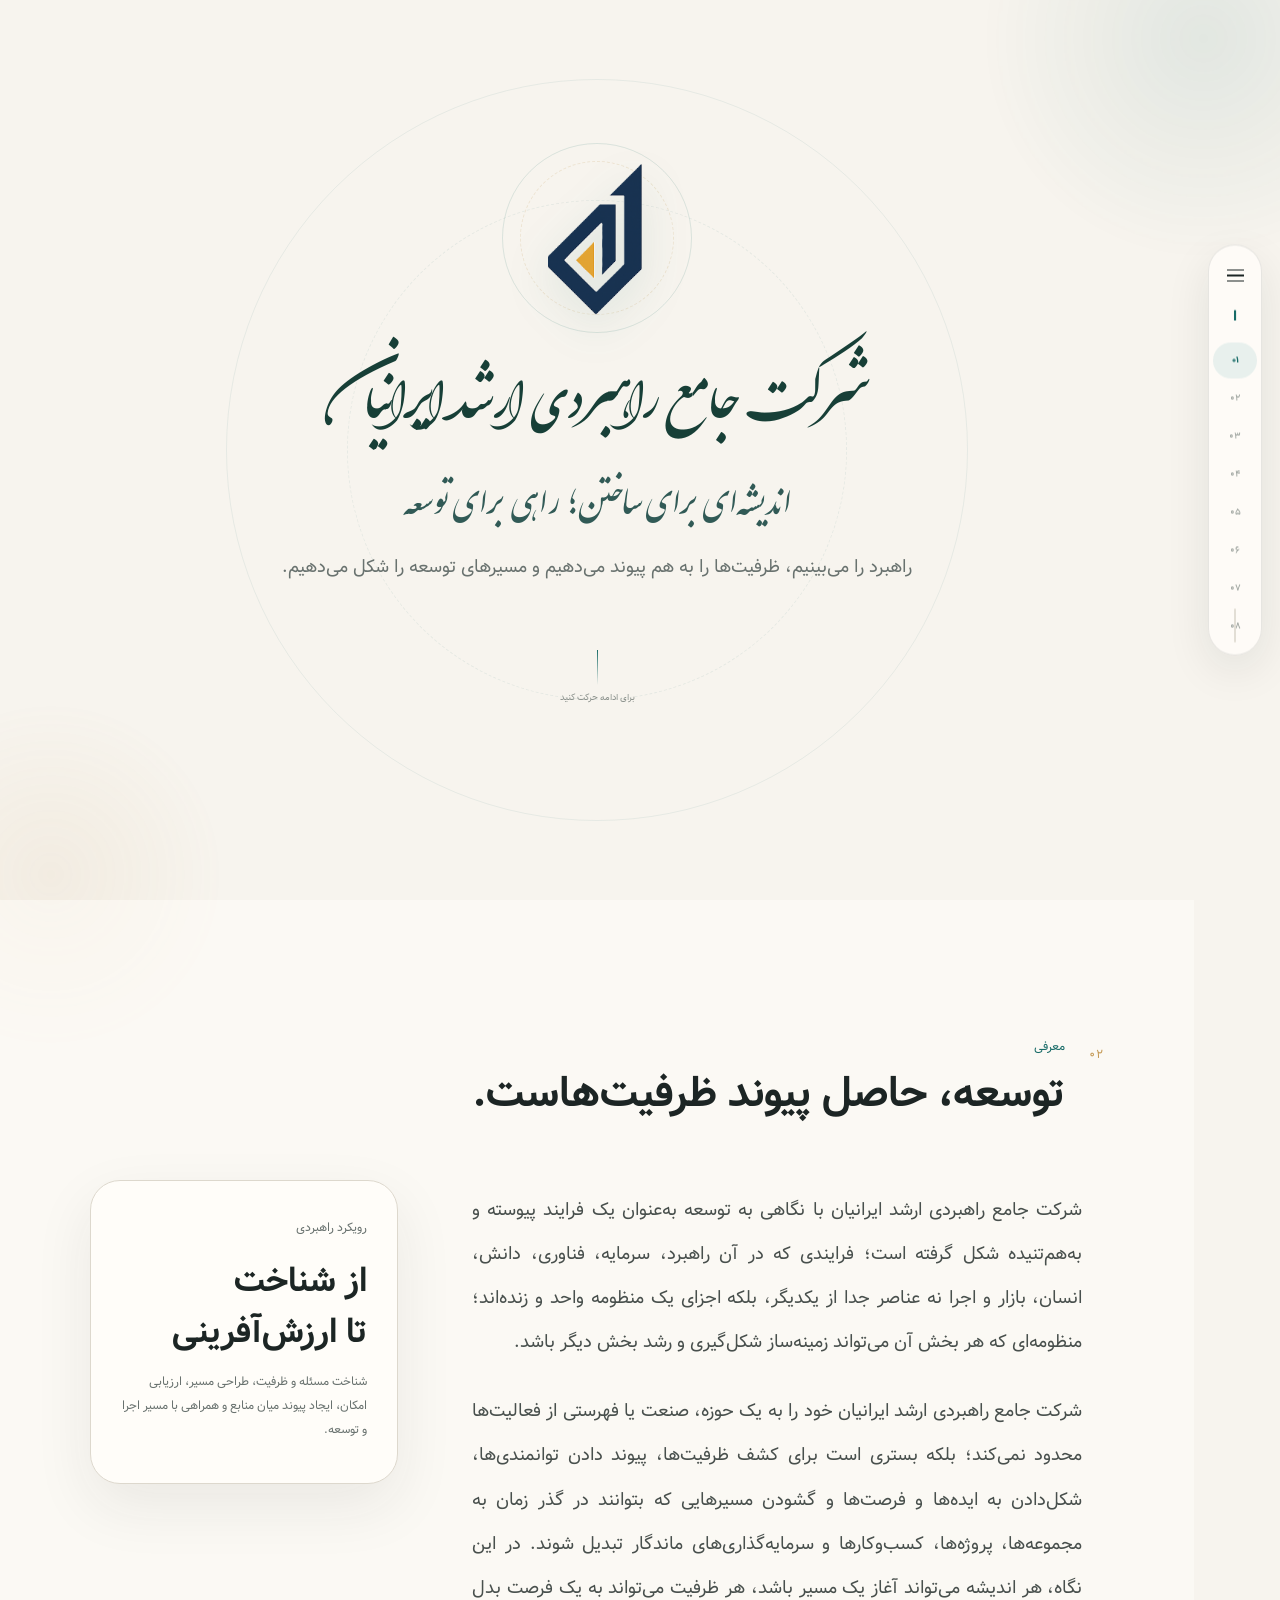
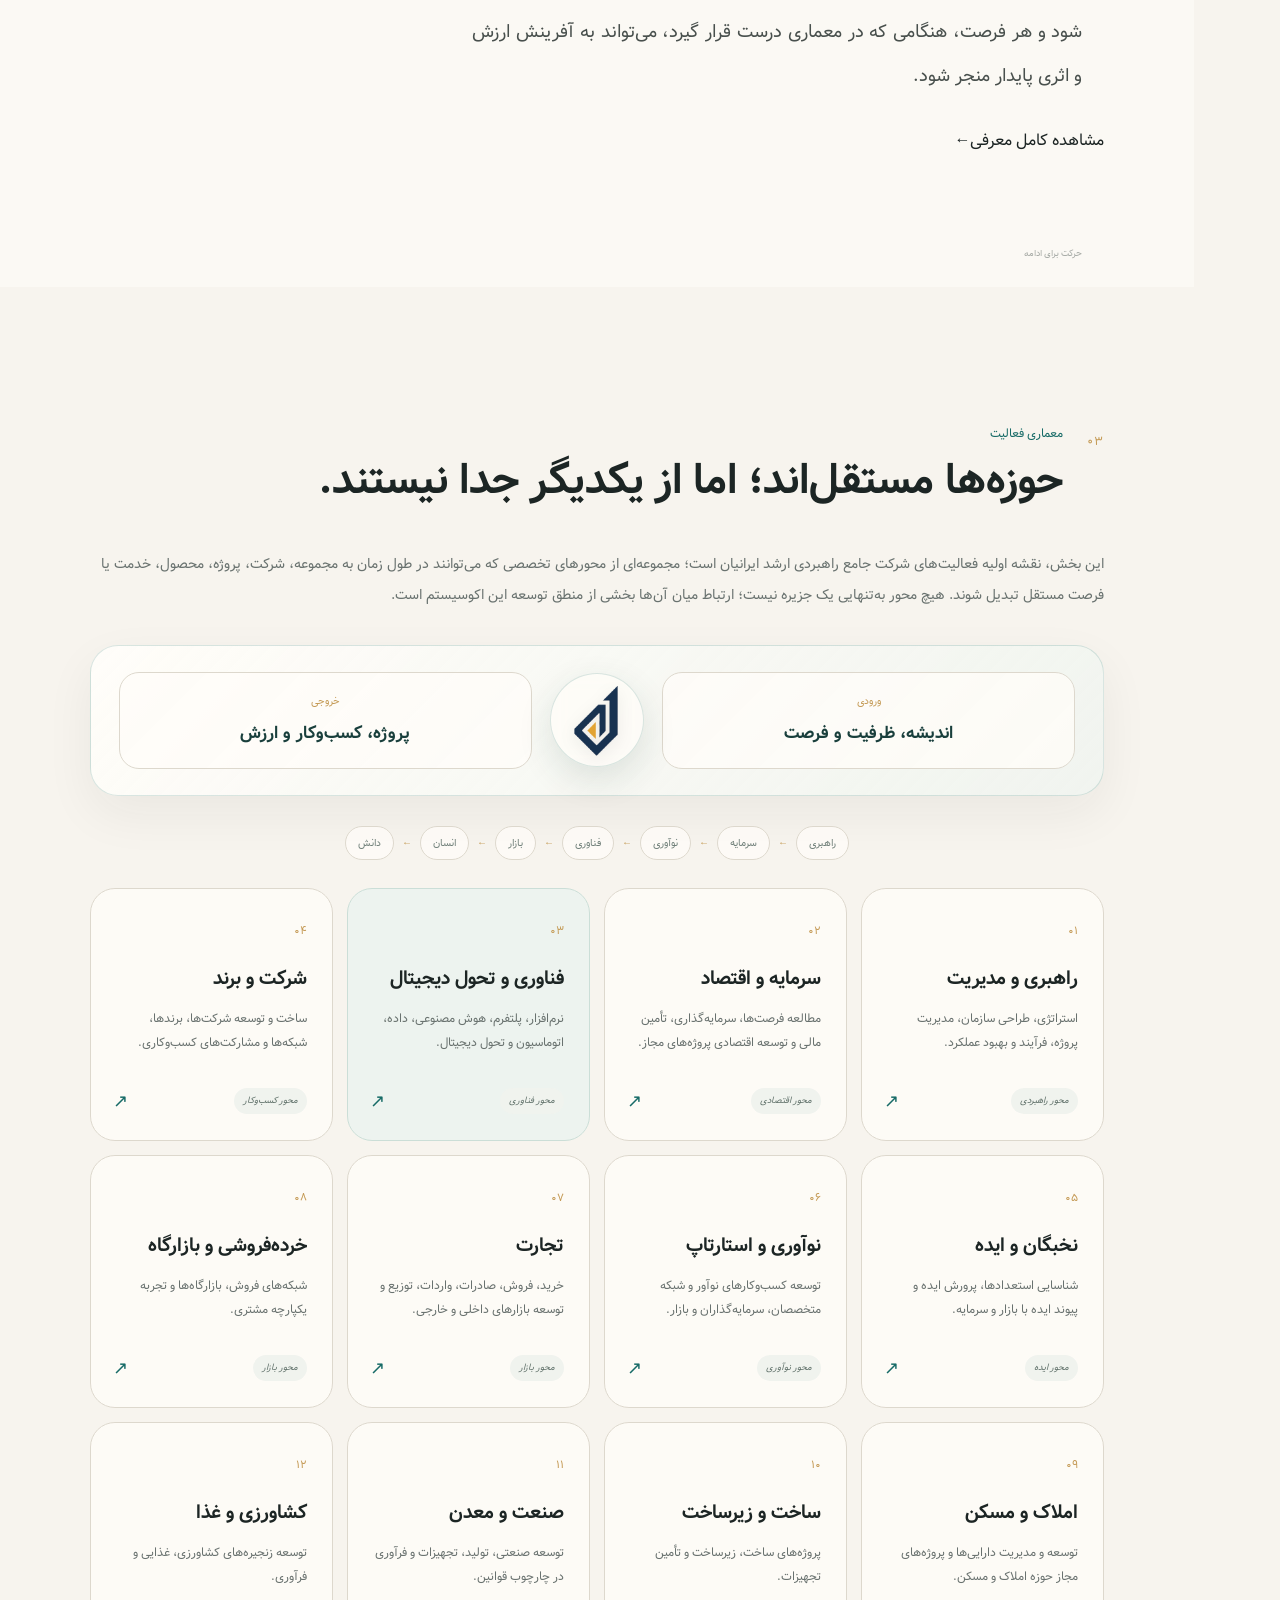
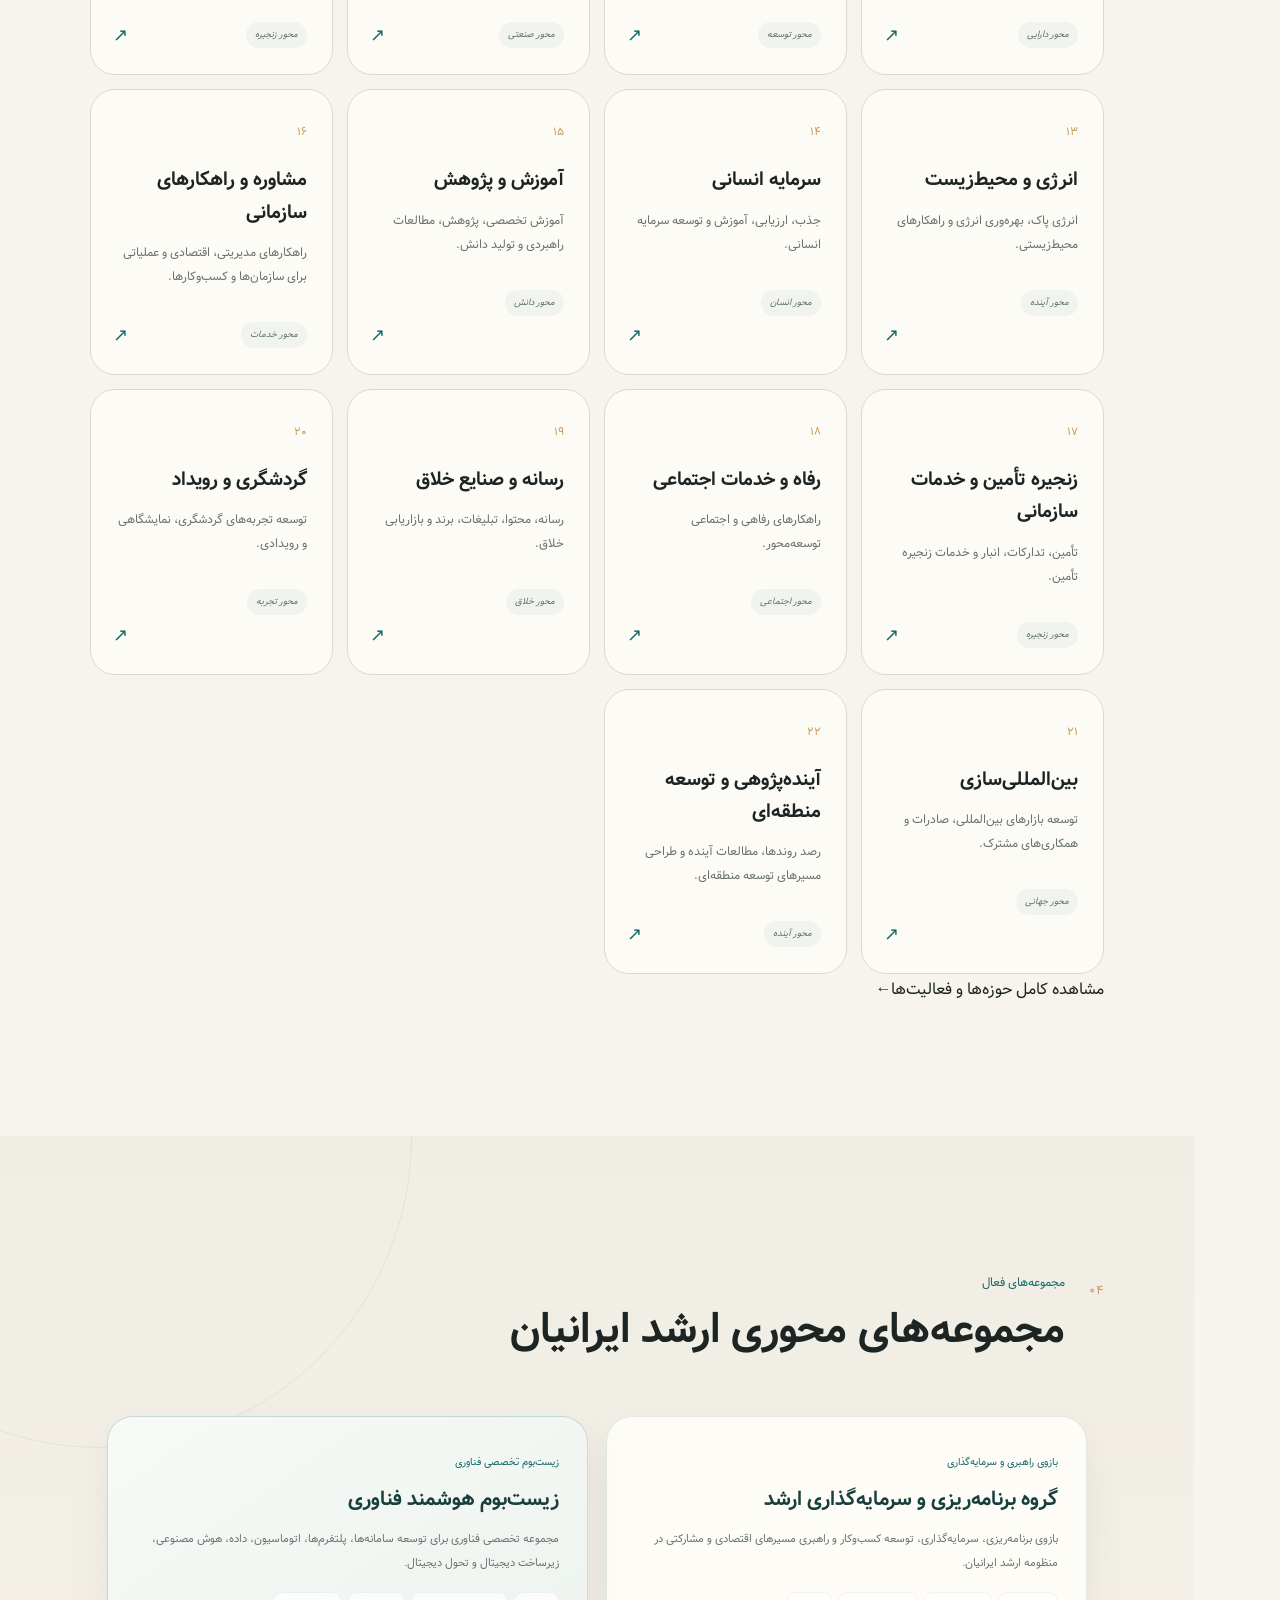
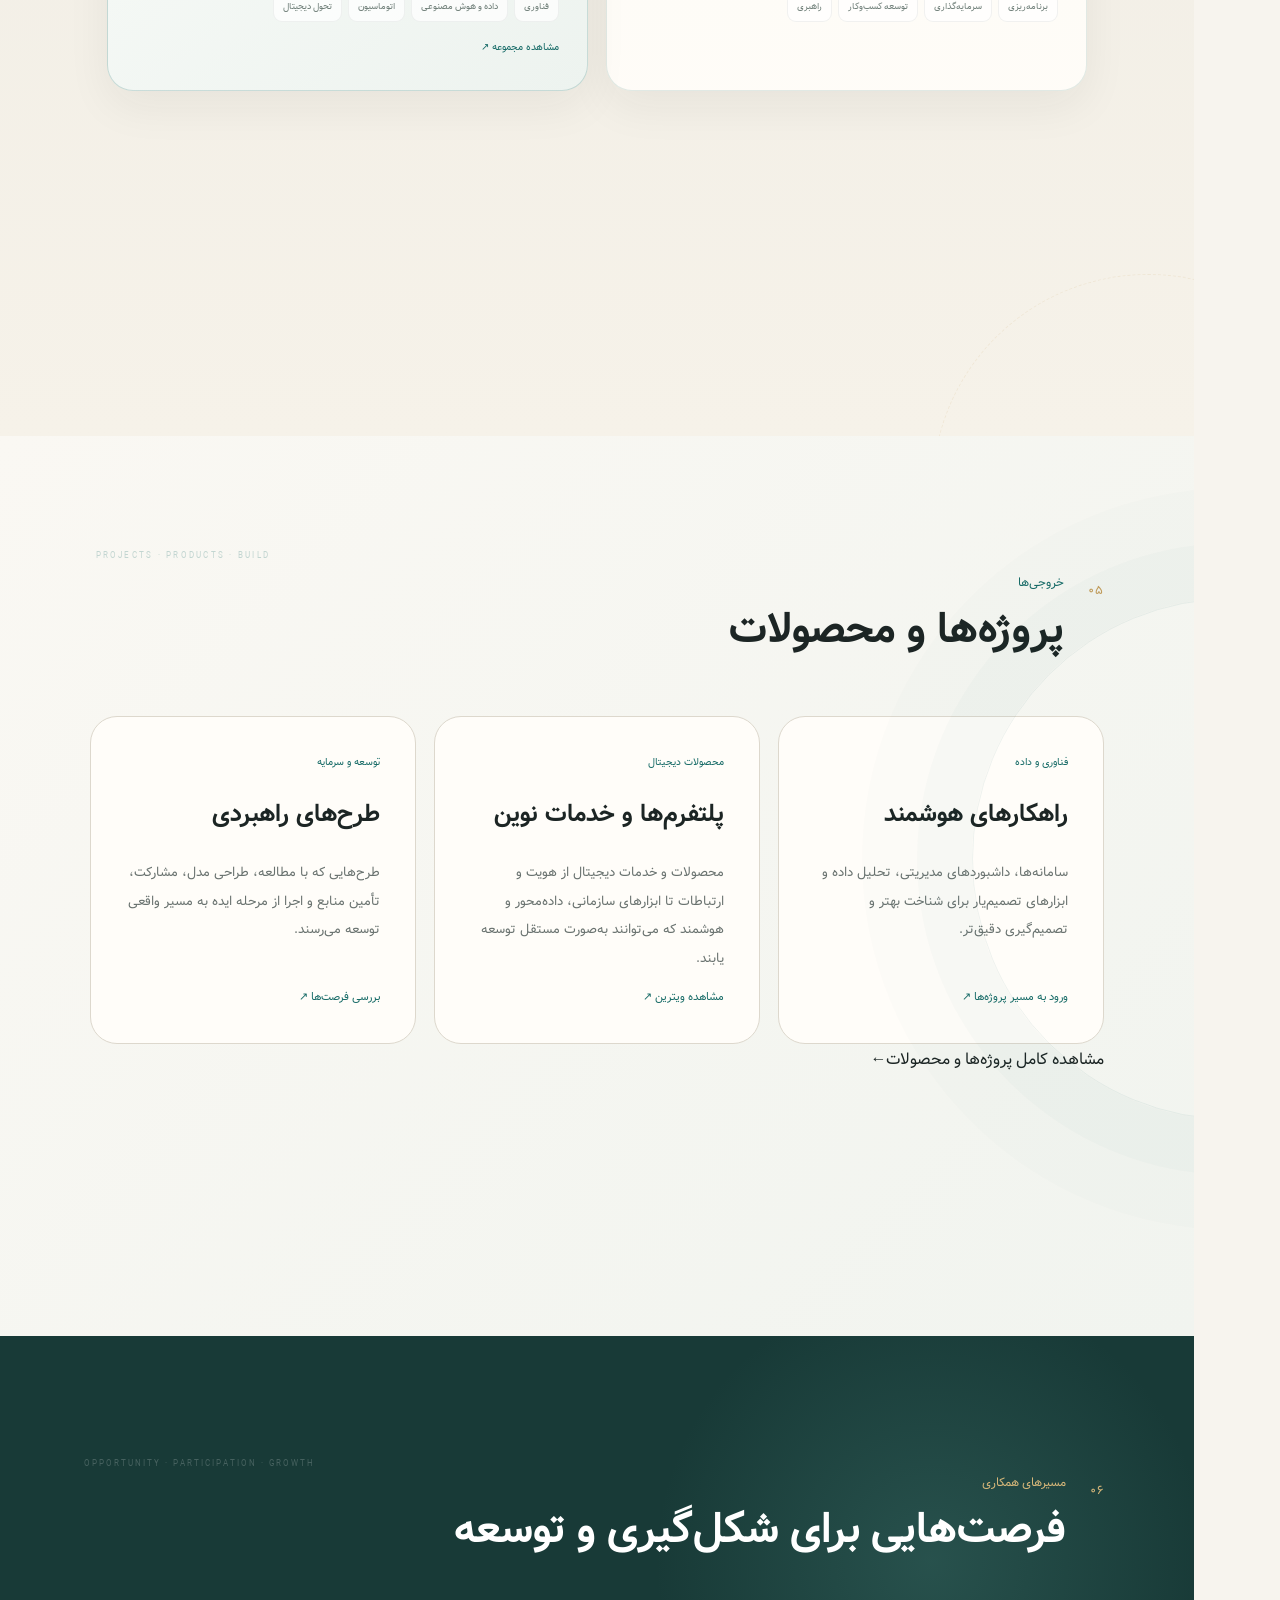
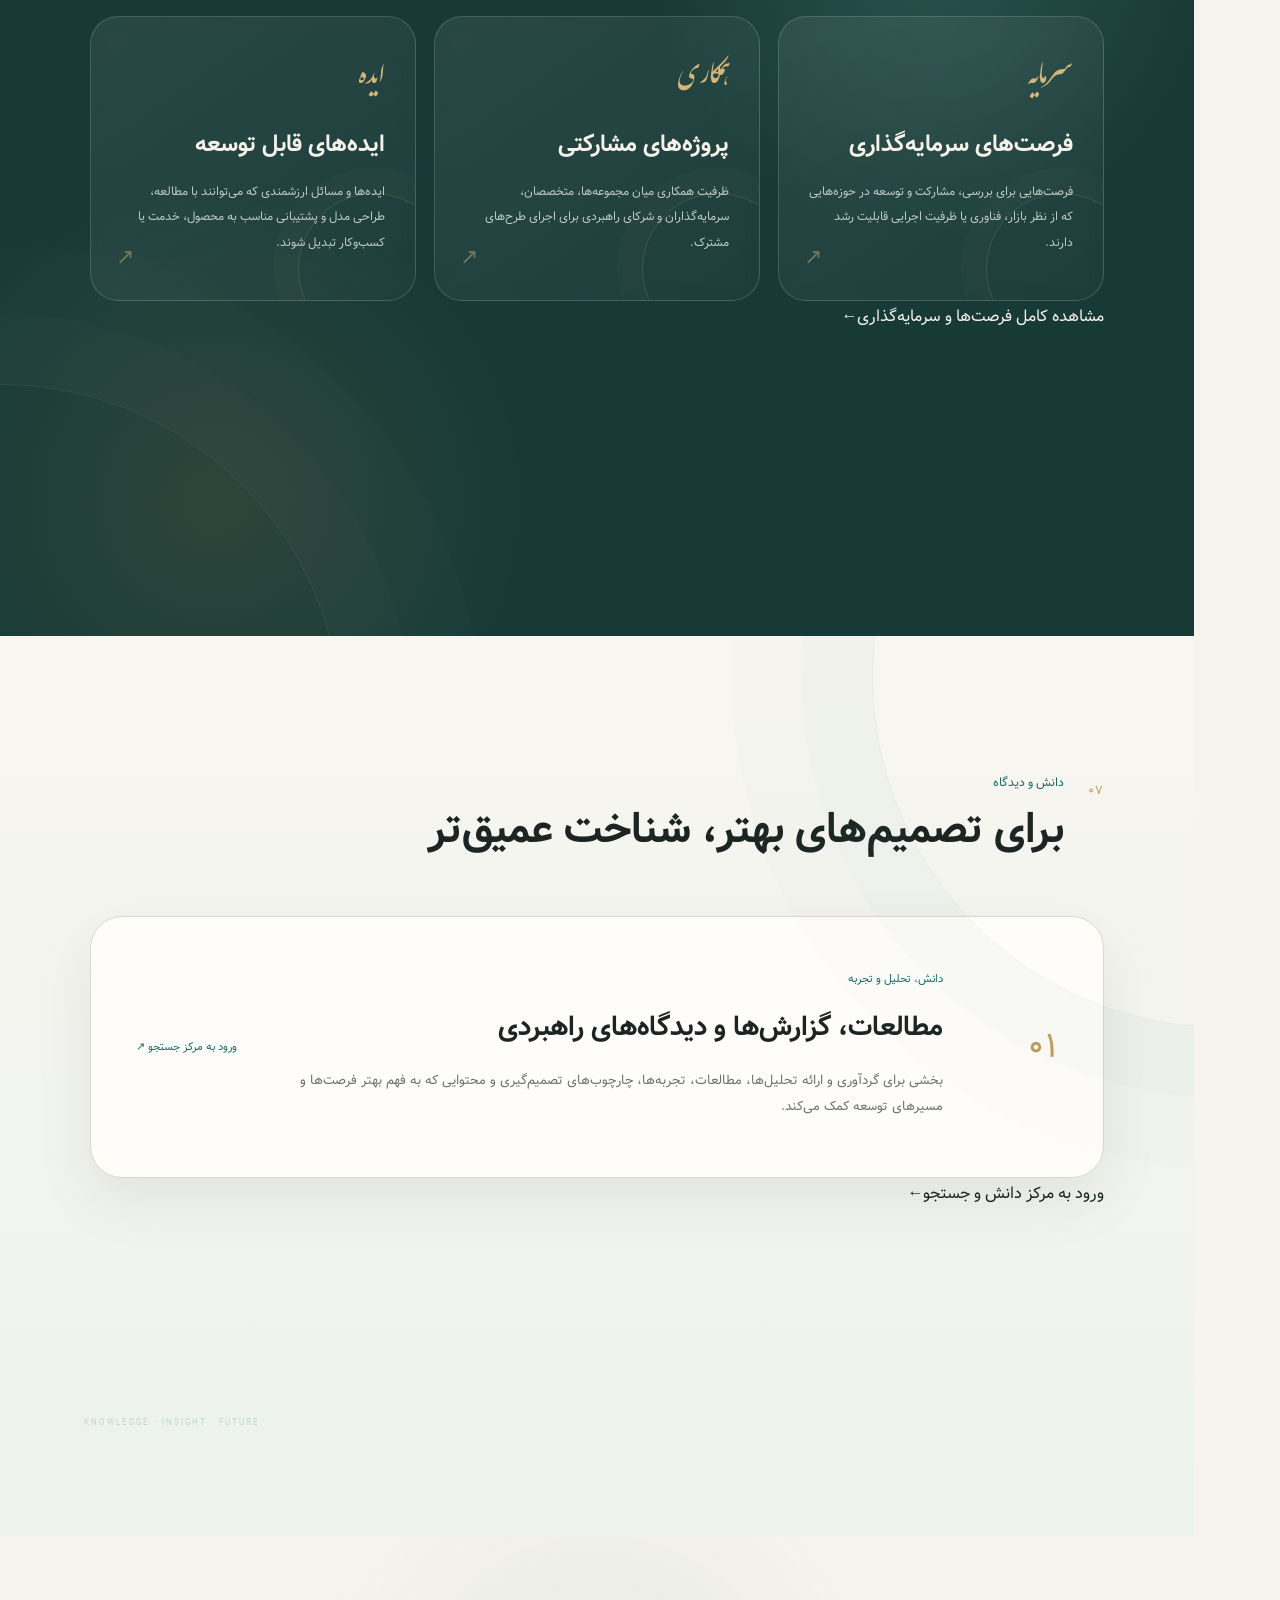
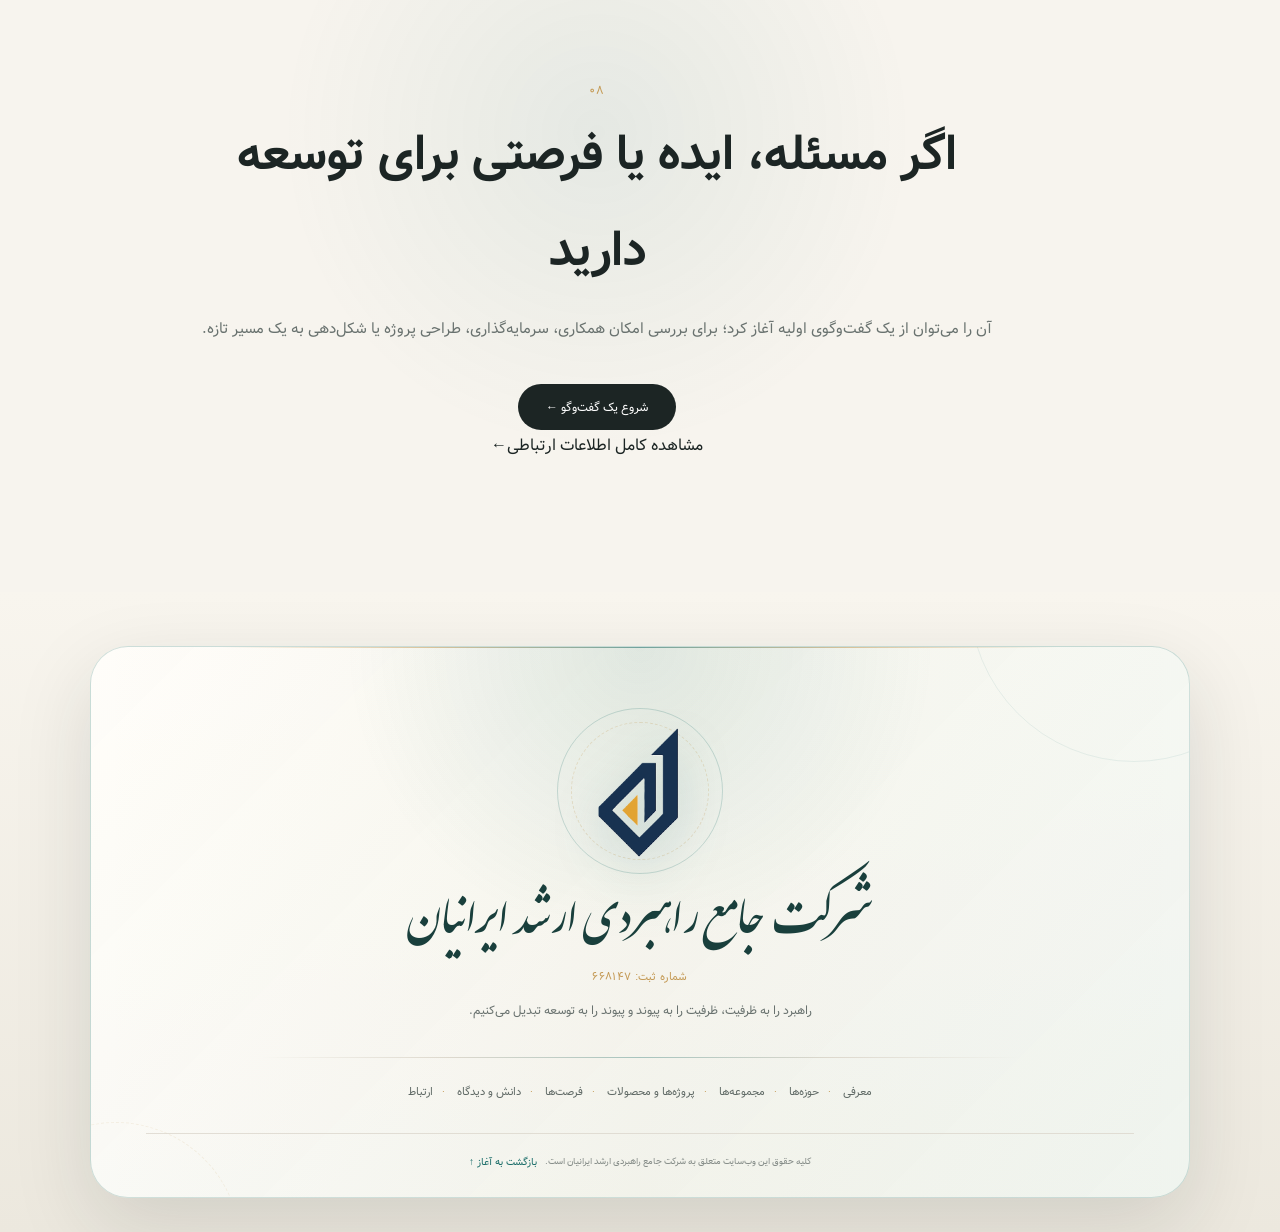
<file: index.html>
<!doctype html><html lang="fa" dir="rtl"><head><meta charset="utf-8"><meta name="viewport" content="width=device-width,initial-scale=1"><meta name="theme-color" content="#f7f4ee"><title>شرکت جامع راهبردی ارشد ایرانیان</title><meta name="description" content="شرکت جامع راهبردی ارشد ایرانیان؛ درگاه راهبرد، توسعه، سرمایه، فناوری، پروژه، دانش و فرصت‌های همکاری."><link rel="icon" href="arshadiranianlogo.png" type="image/png"><link rel="preload" href="assets/fonts/shekasteh%20v2.001.woff" as="font" type="font/woff" crossorigin><link rel="stylesheet" href="index.css?v=5"><style>.main-logo-link{width:100%;height:100%;display:grid;place-items:center;position:relative;border-radius:50%;cursor:pointer}.main-logo-link:hover .main-logo{transform:scale(1.035)}.footer-site-title{font-family:'Iran Nastaliq','IranNastaliq','Shekasteh',serif!important;font-size:clamp(34px,4vw,52px)!important;line-height:1.35!important;white-space:nowrap!important;display:block!important;color:#193f3c!important;font-weight:400!important;margin:0!important}.footer-registration{display:block;color:var(--accent2);font-family:Vazir,Tahoma,sans-serif;font-size:11px;margin-top:4px;letter-spacing:.3px}.footer-brand-copy{text-align:center!important}.footer-brand{flex-direction:column!important;gap:12px!important}.footer-brand-copy p{margin-top:10px!important}.footer-bottom{justify-content:center!important;text-align:center!important;gap:8px!important}@media (min-width:701px){.side-rail{transition:width .35s ease,box-shadow .35s ease}.side-rail:has(.side-nav.menu-open){width:255px;padding-left:10px;padding-right:10px}.side-nav.menu-open{align-items:stretch;gap:5px;padding:2px 8px}.side-nav.menu-open a{width:100%;height:39px;justify-content:flex-start;padding:0 14px;border-radius:20px;gap:12px}.side-nav.menu-open a b{font-size:10px;min-width:22px}.side-nav.menu-open a span{position:static;opacity:1;transform:none;background:transparent;color:var(--ink);font-size:12px;padding:0;pointer-events:auto}.side-nav.menu-open a:hover span{color:var(--accent)}.side-nav.menu-open a.active{background:#e8f0ed}.side-nav.menu-open+.rail-progress{right:7px}}.intro h1{white-space:nowrap!important;font-size:clamp(32px,4.8vw,62px)!important}.calligraphy{font-size:clamp(22px,3vw,40px)!important}.about-lead{text-align:justify!important;text-justify:inter-word;hyphens:none}.about-lead p{margin-bottom:25px!important}.about-lead p:last-child{margin-bottom:0!important}@media(min-width:701px){.about-lead{max-height:545px;overflow-y:auto;padding:8px 22px 8px 4px;scroll-behavior:smooth;scrollbar-width:thin;scrollbar-color:rgba(23,107,103,.45) transparent}.about-lead::-webkit-scrollbar{width:5px}.about-lead::-webkit-scrollbar-track{background:rgba(23,107,103,.045);border-radius:8px}.about-lead::-webkit-scrollbar-thumb{background:linear-gradient(var(--accent),var(--accent2));border-radius:8px}.about-lead:after{content:'حرکت برای ادامه';position:absolute;bottom:22px;right:calc(1.65fr + 70px);font-size:9px;color:#8b928d;opacity:.75;pointer-events:none}}@media(max-width:700px){.intro h1{font-size:clamp(25px,7vw,38px)!important}.calligraphy{font-size:30px!important}.about-lead{max-height:500px;overflow-y:auto;padding:6px 16px 6px 4px;scrollbar-width:thin;scrollbar-color:rgba(23,107,103,.45) transparent}.about-lead::-webkit-scrollbar{width:4px}.about-lead::-webkit-scrollbar-track{background:rgba(23,107,103,.045);border-radius:8px}.about-lead::-webkit-scrollbar-thumb{background:linear-gradient(var(--accent),var(--accent2));border-radius:8px}}.domains-intro{max-width:1080px;margin:-18px auto 34px;color:var(--muted);font-size:14px;line-height:2.2}.domain-architecture{max-width:1120px;margin:0 auto 30px;padding:26px 28px;border:1px solid rgba(23,107,103,.16);border-radius:28px;background:linear-gradient(135deg,rgba(255,253,249,.96),rgba(238,244,239,.72));box-shadow:0 18px 50px rgba(37,42,37,.06);display:grid;grid-template-columns:1fr auto 1fr;gap:18px;align-items:center}.domain-node{padding:18px;border:1px solid var(--line);border-radius:20px;background:rgba(255,253,249,.76);text-align:center}.domain-node small{display:block;color:var(--accent2);font-size:10px}.domain-node strong{display:block;color:#193f3c;font-size:17px;margin-top:5px}.domain-core{width:94px;height:94px;border-radius:50%;display:grid;place-items:center;background:rgba(255,253,249,.72);border:1px solid rgba(23,107,103,.16);color:#193f3c;box-shadow:0 12px 35px rgba(25,63,60,.12);text-align:center;overflow:hidden;backdrop-filter:blur(8px)}.domain-core-logo{width:72px;height:72px;object-fit:contain;display:block;filter:drop-shadow(0 4px 8px rgba(0,0,0,.08));transition:transform .3s ease}.domain-core:hover .domain-core-logo{transform:scale(1.07)}.domain-flow{max-width:1120px;margin:0 auto 28px;display:flex;justify-content:center;align-items:center;gap:8px;flex-wrap:wrap;color:#71807a;font-size:10px}.domain-flow span{padding:6px 12px;border:1px solid var(--line);border-radius:999px;background:rgba(255,253,249,.7)}.domain-flow b{color:var(--accent2);font-weight:400}.domain-grid{display:grid;grid-template-columns:repeat(4,1fr);gap:14px}.domain-card{min-height:225px}.domain-card .domain-kind{display:inline-flex;margin-top:6px;padding:4px 9px;border-radius:999px;background:#f0f3ee;color:#60716a;font-size:9px}.domain-card h3{margin-top:16px}.domain-card p{margin-bottom:28px}.domain-card:hover .domain-kind{background:#e6efeb;color:var(--accent)}@media(max-width:1050px){.domain-grid{grid-template-columns:repeat(3,1fr)}}@media(max-width:780px){.domain-architecture{grid-template-columns:1fr;gap:12px}.domain-core{margin:auto}.domain-grid{grid-template-columns:repeat(2,1fr)}}@media(max-width:520px){.domains-intro{font-size:13px}.domain-grid{grid-template-columns:1fr}.domain-card{min-height:205px}.domain-architecture{padding:20px 16px}.domain-flow{justify-content:flex-start;overflow-x:auto;flex-wrap:nowrap;padding-bottom:4px}.domain-flow span{white-space:nowrap}.domain-core{width:88px;height:88px}.domain-core-logo{width:68px;height:68px}}</style><link rel="stylesheet" href="assets/css/home-sections.css?v=1"></head><body><div class="ambient ambient-a"></div><div class="ambient ambient-b"></div><aside class="side-rail" aria-label="ناوبری اصلی"><button class="rail-toggle" id="menuToggle" aria-label="باز کردن منو" aria-expanded="false"><span></span><span></span><span></span></button><div class="rail-mark">ا</div><nav class="side-nav" id="sideNav"><a class="active" href="#home"><b>۰۱</b><span>خانه</span></a><a href="#about"><b>۰۲</b><span>معرفی</span></a><a href="#domains"><b>۰۳</b><span>حوزه‌ها</span></a><a href="#collections"><b>۰۴</b><span>مجموعه‌ها</span></a><a href="#projects"><b>۰۵</b><span>پروژه‌ها و محصولات</span></a><a href="#opportunities"><b>۰۶</b><span>فرصت‌ها</span></a><a href="#knowledge"><b>۰۷</b><span>دانش و دیدگاه</span></a><a href="#contact"><b>۰۸</b><span>ارتباط</span></a></nav><div class="rail-progress"><span id="progress"></span></div></aside><main><section id="home" class="intro section"><div class="intro-orbit orbit-one"></div><div class="intro-orbit orbit-two"></div><div class="intro-inner reveal"><div class="logo-wrap"><a class="main-logo-link" href="#home" aria-label="بازگشت به صفحه اصلی"><div class="logo-halo"></div><img src="arshadiranianlogo.png" alt="نشان شرکت جامع راهبردی ارشد ایرانیان" class="main-logo"></a></div><p class="eyebrow">شرکت جامع راهبردی</p><h1>شرکت جامع راهبردی ارشد ایرانیان</h1><div class="calligraphy">اندیشه‌ای برای ساختن؛ راهی برای توسعه</div><p class="slogan">راهبرد را می‌بینیم، ظرفیت‌ها را به هم پیوند می‌دهیم و مسیرهای توسعه را شکل می‌دهیم.</p><div class="scroll-cue"><span></span><small>برای ادامه حرکت کنید</small></div></div></section><section id="about" class="section about"><div class="section-head reveal"><span class="section-no">۰۲</span><div><small>معرفی</small><h2>توسعه، حاصل پیوند ظرفیت‌هاست.</h2></div></div><div class="about-grid"><div class="about-lead reveal"><p>شرکت جامع راهبردی ارشد ایرانیان با نگاهی به توسعه به‌عنوان یک فرایند پیوسته و به‌هم‌تنیده شکل گرفته است؛ فرایندی که در آن راهبرد، سرمایه، فناوری، دانش، انسان، بازار و اجرا نه عناصر جدا از یکدیگر، بلکه اجزای یک منظومه واحد و زنده‌اند؛ منظومه‌ای که هر بخش آن می‌تواند زمینه‌ساز شکل‌گیری و رشد بخش دیگر باشد.</p><p>شرکت جامع راهبردی ارشد ایرانیان خود را به یک حوزه، صنعت یا فهرستی از فعالیت‌ها محدود نمی‌کند؛ بلکه بستری است برای کشف ظرفیت‌ها، پیوند دادن توانمندی‌ها، شکل‌دادن به ایده‌ها و فرصت‌ها و گشودن مسیرهایی که بتوانند در گذر زمان به مجموعه‌ها، پروژه‌ها، کسب‌وکارها و سرمایه‌گذاری‌های ماندگار تبدیل شوند. در این نگاه، هر اندیشه می‌تواند آغاز یک مسیر باشد، هر ظرفیت می‌تواند به یک فرصت بدل شود و هر فرصت، هنگامی که در معماری درست قرار گیرد، می‌تواند به آفرینش ارزش و اثری پایدار منجر شود.</p><p>در این منظومه، سرمایه مفهومی گسترده‌تر از منابع مالی دارد. دانش و تجربه، زمان و اندیشه، فناوری و داده، اعتبار و ارتباطات، نیروی انسانی، زیرساخت و توان اجرایی، همگی بخشی از سرمایه‌ای هستند که امکان ساختن آینده را فراهم می‌کنند. اهمیت، تنها در گردآوری این سرمایه‌ها نیست؛ بلکه در شناخت آن‌ها، ایجاد پیوند میان آن‌ها و یافتن جایگاه درست هر یک در مسیر توسعه است. هنگامی که ظرفیت‌های پراکنده به یکدیگر متصل می‌شوند، هم‌افزایی شکل می‌گیرد و از دل آن، امکان‌هایی پدید می‌آید که هیچ‌یک از اجزا به‌تنهایی قادر به خلق آن نیستند.</p><p>از همین منظر، توسعه برای شرکت جامع راهبردی ارشد ایرانیان یک نقطه پایان یا یک مقصد ثابت نیست؛ حرکتی مداوم برای شناخت بهتر، ساختن دقیق‌تر و گشودن افق‌های تازه است. این حرکت از اندیشه آغاز می‌شود، با راهبرد جهت می‌گیرد، با سرمایه و توانمندی پشتیبانی می‌شود، به کمک فناوری و دانش گسترده‌تر می‌گردد و در میدان اجرا به نتیجه و اثر تبدیل می‌شود.</p><p>این معماری باید زنده و قابل گسترش باقی بماند؛ به‌گونه‌ای که مجموعه‌های تازه، پروژه‌های جدید، فرصت‌های سرمایه‌گذاری، فناوری‌های نو، شبکه‌های تخصصی و مسیرهای متفاوت توسعه بتوانند در آن شکل بگیرند و در عین استقلال و هویت تخصصی، با یکدیگر ارتباط و هم‌افزایی داشته باشند. به همین دلیل، آنچه در این مجموعه ساخته می‌شود صرفاً مجموعه‌ای از فعالیت‌ها نیست؛ بلکه شبکه‌ای از ظرفیت‌ها و امکان‌هاست که می‌تواند در طول زمان رشد کند، تغییر کند و خود را با نیازها و فرصت‌های آینده بازآفرینی نماید.</p><p>در نهایت، فلسفه شرکت جامع راهبردی ارشد ایرانیان بر یک باور ساده اما بنیادین استوار است: ارزش بزرگ، معمولاً در یک عنصر منفرد پنهان نیست؛ در کیفیت پیوند میان عناصر شکل می‌گیرد. از پیوند اندیشه و عمل، راهبرد و اجرا، سرمایه و فرصت، دانش و فناوری، انسان و سازمان و بازار و توانمندی است که مسیرهای تازه متولد می‌شوند. این مجموعه می‌خواهد بستری برای همین پیوند باشد؛ جایی که اندیشه به راهبرد، راهبرد به اقدام، ظرفیت به فرصت و فرصت به ارزش تبدیل شود و هر دستاورد، خود آغازگر فصل دیگری از توسعه باشد.</p></div><div class="about-note reveal"><span>رویکرد راهبردی</span><strong>از شناخت<br>تا ارزش‌آفرینی</strong><p>شناخت مسئله و ظرفیت، طراحی مسیر، ارزیابی امکان، ایجاد پیوند میان منابع و همراهی با مسیر اجرا و توسعه.</p></div></div></section><section id="domains" class="section domains"><div class="section-head reveal"><span class="section-no">۰۳</span><div><small>معماری فعالیت</small><h2>حوزه‌ها مستقل‌اند؛ اما از یکدیگر جدا نیستند.</h2></div></div><p class="domains-intro reveal">این بخش، نقشه اولیه فعالیت‌های شرکت جامع راهبردی ارشد ایرانیان است؛ مجموعه‌ای از محورهای تخصصی که می‌توانند در طول زمان به مجموعه، شرکت، پروژه، محصول، خدمت یا فرصت مستقل تبدیل شوند. هیچ محور به‌تنهایی یک جزیره نیست؛ ارتباط میان آن‌ها بخشی از منطق توسعه این اکوسیستم است.</p><div class="domain-architecture reveal"><div class="domain-node"><small>ورودی</small><strong>اندیشه، ظرفیت و فرصت</strong></div><div class="domain-core"><img class="domain-core-logo" src="arshadiranianlogo.png" alt="لوگوی شرکت جامع راهبردی ارشد ایرانیان"></div><div class="domain-node"><small>خروجی</small><strong>پروژه، کسب‌وکار و ارزش</strong></div></div><div class="domain-flow reveal"><span>راهبری</span><b>←</b><span>سرمایه</span><b>←</b><span>نوآوری</span><b>←</b><span>فناوری</span><b>←</b><span>بازار</span><b>←</b><span>انسان</span><b>←</b><span>دانش</span></div><div class="domain-grid"><a class="domain-card reveal" href="pages/search.html?q=راهبری و مدیریت"><span>۰۱</span><h3>راهبری و مدیریت</h3><p>استراتژی، طراحی سازمان، مدیریت پروژه، فرآیند و بهبود عملکرد.</p><em class="domain-kind">محور راهبردی</em><i>↗</i></a><a class="domain-card reveal" href="pages/search.html?q=سرمایه و اقتصاد"><span>۰۲</span><h3>سرمایه و اقتصاد</h3><p>مطالعه فرصت‌ها، سرمایه‌گذاری، تأمین مالی و توسعه اقتصادی پروژه‌های مجاز.</p><em class="domain-kind">محور اقتصادی</em><i>↗</i></a><a class="domain-card featured reveal" href="pages/search.html?q=فناوری و تحول دیجیتال"><span>۰۳</span><h3>فناوری و تحول دیجیتال</h3><p>نرم‌افزار، پلتفرم، هوش مصنوعی، داده، اتوماسیون و تحول دیجیتال.</p><em class="domain-kind">محور فناوری</em><i>↗</i></a><a class="domain-card reveal" href="pages/search.html?q=شرکت و برند"><span>۰۴</span><h3>شرکت و برند</h3><p>ساخت و توسعه شرکت‌ها، برندها، شبکه‌ها و مشارکت‌های کسب‌وکاری.</p><em class="domain-kind">محور کسب‌وکار</em><i>↗</i></a><a class="domain-card reveal" href="pages/search.html?q=نخبگان و ایده"><span>۰۵</span><h3>نخبگان و ایده</h3><p>شناسایی استعدادها، پرورش ایده و پیوند ایده با بازار و سرمایه.</p><em class="domain-kind">محور ایده</em><i>↗</i></a><a class="domain-card reveal" href="pages/search.html?q=نوآوری و استارتاپ"><span>۰۶</span><h3>نوآوری و استارتاپ</h3><p>توسعه کسب‌وکارهای نوآور و شبکه متخصصان، سرمایه‌گذاران و بازار.</p><em class="domain-kind">محور نوآوری</em><i>↗</i></a><a class="domain-card reveal" href="pages/search.html?q=تجارت"><span>۰۷</span><h3>تجارت</h3><p>خرید، فروش، صادرات، واردات، توزیع و توسعه بازارهای داخلی و خارجی.</p><em class="domain-kind">محور بازار</em><i>↗</i></a><a class="domain-card reveal" href="pages/search.html?q=خرده فروشی و بازارگاه"><span>۰۸</span><h3>خرده‌فروشی و بازارگاه</h3><p>شبکه‌های فروش، بازارگاه‌ها و تجربه یکپارچه مشتری.</p><em class="domain-kind">محور بازار</em><i>↗</i></a><a class="domain-card reveal" href="pages/search.html?q=املاک و مسکن"><span>۰۹</span><h3>املاک و مسکن</h3><p>توسعه و مدیریت دارایی‌ها و پروژه‌های مجاز حوزه املاک و مسکن.</p><em class="domain-kind">محور دارایی</em><i>↗</i></a><a class="domain-card reveal" href="pages/search.html?q=ساخت و زیرساخت"><span>۱۰</span><h3>ساخت و زیرساخت</h3><p>پروژه‌های ساخت، زیرساخت و تأمین تجهیزات.</p><em class="domain-kind">محور توسعه</em><i>↗</i></a><a class="domain-card reveal" href="pages/search.html?q=صنعت و معدن"><span>۱۱</span><h3>صنعت و معدن</h3><p>توسعه صنعتی، تولید، تجهیزات و فرآوری در چارچوب قوانین.</p><em class="domain-kind">محور صنعتی</em><i>↗</i></a><a class="domain-card reveal" href="pages/search.html?q=کشاورزی و غذا"><span>۱۲</span><h3>کشاورزی و غذا</h3><p>توسعه زنجیره‌های کشاورزی، غذایی و فرآوری.</p><em class="domain-kind">محور زنجیره</em><i>↗</i></a><a class="domain-card reveal" href="pages/search.html?q=انرژی و محیط زیست"><span>۱۳</span><h3>انرژی و محیط‌زیست</h3><p>انرژی پاک، بهره‌وری انرژی و راهکارهای محیط‌زیستی.</p><em class="domain-kind">محور آینده</em><i>↗</i></a><a class="domain-card reveal" href="pages/search.html?q=سرمایه انسانی"><span>۱۴</span><h3>سرمایه انسانی</h3><p>جذب، ارزیابی، آموزش و توسعه سرمایه انسانی.</p><em class="domain-kind">محور انسان</em><i>↗</i></a><a class="domain-card reveal" href="pages/search.html?q=آموزش و پژوهش"><span>۱۵</span><h3>آموزش و پژوهش</h3><p>آموزش تخصصی، پژوهش، مطالعات راهبردی و تولید دانش.</p><em class="domain-kind">محور دانش</em><i>↗</i></a><a class="domain-card reveal" href="pages/search.html?q=مشاوره و راهکارهای سازمانی"><span>۱۶</span><h3>مشاوره و راهکارهای سازمانی</h3><p>راهکارهای مدیریتی، اقتصادی و عملیاتی برای سازمان‌ها و کسب‌وکارها.</p><em class="domain-kind">محور خدمات</em><i>↗</i></a><a class="domain-card reveal" href="pages/search.html?q=زنجیره تامین و خدمات سازمانی"><span>۱۷</span><h3>زنجیره تأمین و خدمات سازمانی</h3><p>تأمین، تدارکات، انبار و خدمات زنجیره تأمین.</p><em class="domain-kind">محور زنجیره</em><i>↗</i></a><a class="domain-card reveal" href="pages/search.html?q=رفاه و خدمات اجتماعی"><span>۱۸</span><h3>رفاه و خدمات اجتماعی</h3><p>راهکارهای رفاهی و اجتماعی توسعه‌محور.</p><em class="domain-kind">محور اجتماعی</em><i>↗</i></a><a class="domain-card reveal" href="pages/search.html?q=رسانه و صنایع خلاق"><span>۱۹</span><h3>رسانه و صنایع خلاق</h3><p>رسانه، محتوا، تبلیغات، برند و بازاریابی خلاق.</p><em class="domain-kind">محور خلاق</em><i>↗</i></a><a class="domain-card reveal" href="pages/search.html?q=گردشگری و رویداد"><span>۲۰</span><h3>گردشگری و رویداد</h3><p>توسعه تجربه‌های گردشگری، نمایشگاهی و رویدادی.</p><em class="domain-kind">محور تجربه</em><i>↗</i></a><a class="domain-card reveal" href="pages/search.html?q=بین المللی سازی"><span>۲۱</span><h3>بین‌المللی‌سازی</h3><p>توسعه بازارهای بین‌المللی، صادرات و همکاری‌های مشترک.</p><em class="domain-kind">محور جهانی</em><i>↗</i></a><a class="domain-card reveal" href="pages/search.html?q=آینده پژوهی و توسعه منطقه ای"><span>۲۲</span><h3>آینده‌پژوهی و توسعه منطقه‌ای</h3><p>رصد روندها، مطالعات آینده و طراحی مسیرهای توسعه منطقه‌ای.</p><em class="domain-kind">محور آینده</em><i>↗</i></a></div></section><section id="collections" class="section collections"><div class="section-head reveal"><span class="section-no">۰۴</span><div><small>مجموعه‌ها و مسیرها</small><h2>هر مجموعه، یک مسیر تخصصی در معماری بزرگ‌تر.</h2></div></div><div class="collection-feature reveal"><div class="collection-symbol">ا</div><div><span class="tag">مسیر فناوری و هوشمندی</span><h3>زیست‌بوم هوشمند فناوری</h3><p>یک مسیر تخصصی مستقل در حوزه فناوری که بر هوش مصنوعی و داده، نرم‌افزار و پلتفرم، تحول دیجیتال، زیرساخت، امنیت، پژوهش، آموزش و نوآوری تمرکز دارد؛ با حفظ هویت مستقل خود و ارتباط مفهومی با معماری توسعه.</p><div class="chips"><span>هوش مصنوعی</span><span>داده و تحلیل</span><span>تحول دیجیتال</span><span>پلتفرم</span><span>زیرساخت</span><span>امنیت</span><span>پژوهش و توسعه</span></div></div><a href="https://zbhf.ir/" target="_blank" rel="noopener" class="text-link">مشاهده مجموعه ↗</a></div><div class="collection-list reveal"><div><b>۰۲</b><span>هسته‌ها و مجموعه‌های در حال شکل‌گیری</span></div><div><b>۰۳</b><span>پروژه‌ها و مسیرهای توسعه</span></div><div><b>۰۴</b><span>محصولات، سامانه‌ها و پلتفرم‌ها</span></div></div></section><section id="projects" class="section projects"><div class="section-head reveal"><span class="section-no">۰۵</span><div><small>خروجی‌ها</small><h2>پروژه‌ها و محصولات</h2></div></div><div class="project-grid"><article class="project-card reveal"><small>فناوری و داده</small><h3>راهکارهای هوشمند</h3><p>سامانه‌ها، داشبوردهای مدیریتی، تحلیل داده و ابزارهای تصمیم‌یار برای شناخت بهتر و تصمیم‌گیری دقیق‌تر.</p><a href="pages/projects.html">ورود به مسیر پروژه‌ها ↗</a></article><article class="project-card reveal"><small>محصولات دیجیتال</small><h3>پلتفرم‌ها و خدمات نوین</h3><p>محصولات و خدمات دیجیتال از هویت و ارتباطات تا ابزارهای سازمانی، داده‌محور و هوشمند که می‌توانند به‌صورت مستقل توسعه یابند.</p><a href="pages/showcase.html">مشاهده ویترین ↗</a></article><article class="project-card reveal"><small>توسعه و سرمایه</small><h3>طرح‌های راهبردی</h3><p>طرح‌هایی که با مطالعه، طراحی مدل، مشارکت، تأمین منابع و اجرا از مرحله ایده به مسیر واقعی توسعه می‌رسند.</p><a href="pages/investment.html">بررسی فرصت‌ها ↗</a></article></div></section><section id="opportunities" class="section opportunities"><div class="section-head reveal"><span class="section-no">۰۶</span><div><small>مسیرهای همکاری</small><h2>فرصت‌هایی برای شکل‌گیری و توسعه</h2></div></div><div class="opportunity-grid"><div class="opportunity reveal"><span>سرمایه</span><h3>فرصت‌های سرمایه‌گذاری</h3><p>فرصت‌هایی برای بررسی، مشارکت و توسعه در حوزه‌هایی که از نظر بازار، فناوری یا ظرفیت اجرایی قابلیت رشد دارند.</p></div><div class="opportunity reveal"><span>همکاری</span><h3>پروژه‌های مشارکتی</h3><p>ظرفیت همکاری میان مجموعه‌ها، متخصصان، سرمایه‌گذاران و شرکای راهبردی برای اجرای طرح‌های مشترک.</p></div><div class="opportunity reveal"><span>ایده</span><h3>ایده‌های قابل توسعه</h3><p>ایده‌ها و مسائل ارزشمندی که می‌توانند با مطالعه، طراحی مدل و پشتیبانی مناسب به محصول، خدمت یا کسب‌وکار تبدیل شوند.</p></div></div></section><section id="knowledge" class="section knowledge"><div class="section-head reveal"><span class="section-no">۰۷</span><div><small>دانش و دیدگاه</small><h2>برای تصمیم‌های بهتر، شناخت عمیق‌تر</h2></div></div><div class="knowledge-panel reveal"><div class="knowledge-number">۰۱</div><div><span>دانش، تحلیل و تجربه</span><h3>مطالعات، گزارش‌ها و دیدگاه‌های راهبردی</h3><p>بخشی برای گردآوری و ارائه تحلیل‌ها، مطالعات، تجربه‌ها، چارچوب‌های تصمیم‌گیری و محتوایی که به فهم بهتر فرصت‌ها و مسیرهای توسعه کمک می‌کند.</p></div><a href="pages/search.html">ورود به مرکز جستجو ↗</a></div></section><section id="contact" class="section contact"><div class="contact-inner reveal"><span class="section-no">۰۸</span><h2>اگر مسئله، ایده یا فرصتی برای توسعه دارید</h2><p>آن را می‌توان از یک گفت‌وگوی اولیه آغاز کرد؛ برای بررسی امکان همکاری، سرمایه‌گذاری، طراحی پروژه یا شکل‌دهی به یک مسیر تازه.</p><a class="contact-button" href="pages/contact.html">شروع یک گفت‌وگو ←</a></div></section></main><footer class="site-footer"><div class="footer-shell"><div class="footer-orbit footer-orbit-a"></div><div class="footer-orbit footer-orbit-b"></div><div class="footer-brand"><a class="footer-logo-link" href="#home" aria-label="بازگشت به صفحه اصلی"><span class="footer-logo-halo"></span><img src="arshadiranianlogo.png" alt="لوگوی شرکت جامع راهبردی ارشد ایرانیان"></a><div class="footer-brand-copy"><strong class="footer-site-title">شرکت جامع راهبردی ارشد ایرانیان</strong><small class="footer-registration">شماره ثبت: ۶۶۸۹۶۱</small><p>راهبرد را به ظرفیت، ظرفیت را به پیوند و پیوند را به توسعه تبدیل می‌کنیم.</p></div></div><div class="footer-divider"></div><nav class="footer-links" aria-label="پیوندهای فوتر"><a href="#about">معرفی</a><a href="#domains">حوزه‌های فعالیت</a><a href="#collections">مجموعه‌ها</a><a href="#projects">پروژه‌ها</a><a href="#opportunities">فرصت‌های همکاری</a><a href="#knowledge">دانش و دیدگاه</a><a href="#contact">ارتباط</a></nav><div class="footer-bottom"><span>کلیه حقوق این وب‌سایت متعلق به شرکت جامع راهبردی ارشد ایرانیان است.</span><a href="#home">بازگشت به آغاز ↑</a></div></div></footer><button class="rail-toggle" id="topButton" type="button" aria-label="بازگشت به بالا" style="position:fixed;left:18px;bottom:18px;background:var(--ink);color:#fff;width:42px;height:42px;z-index:25;box-shadow:0 10px 30px rgba(0,0,0,.12)">↑</button><script>const nav=document.getElementById('sideNav'),toggle=document.getElementById('menuToggle'),topButton=document.getElementById('topButton'),links=[...document.querySelectorAll('.side-nav a')],sections=[...document.querySelectorAll('main section[id]')],progress=document.getElementById('progress');toggle?.addEventListener('click',()=>{const opened=nav.classList.toggle('menu-open');toggle.setAttribute('aria-expanded',opened?'true':'false');toggle.setAttribute('aria-label',opened?'بستن منو':'باز کردن منو')});links.forEach(a=>a.addEventListener('click',()=>{nav.classList.remove('menu-open');toggle?.setAttribute('aria-expanded','false');toggle?.setAttribute('aria-label','باز کردن منو')}));const revealObserver=new IntersectionObserver(entries=>entries.forEach(e=>{if(e.isIntersecting)e.target.classList.add('visible')}),{threshold:.12});document.querySelectorAll('.reveal').forEach(e=>revealObserver.observe(e));const sectionObserver=new IntersectionObserver(entries=>entries.forEach(e=>{if(e.isIntersecting){links.forEach(a=>a.classList.toggle('active',a.getAttribute('href')==='#'+e.target.id));}}),{rootMargin:'-35% 0px -55% 0px',threshold:0});sections.forEach(s=>sectionObserver.observe(s));window.addEventListener('scroll',()=>{const max=document.documentElement.scrollHeight-innerHeight;progress.style.height=(max>0?(scrollY/max)*100:0)+'%';topButton.style.opacity=scrollY>450?'1':'0';topButton.style.pointerEvents=scrollY>450?'auto':'none'});topButton.addEventListener('click',()=>scrollTo({top:0,behavior:'smooth'}));</script><script src="assets/js/shell.js?v=6"></script><script src="assets/js/home-sections.js?v=1"></script><script src="assets/js/home4-curation.js?v=1"></script></body></html>
</file>
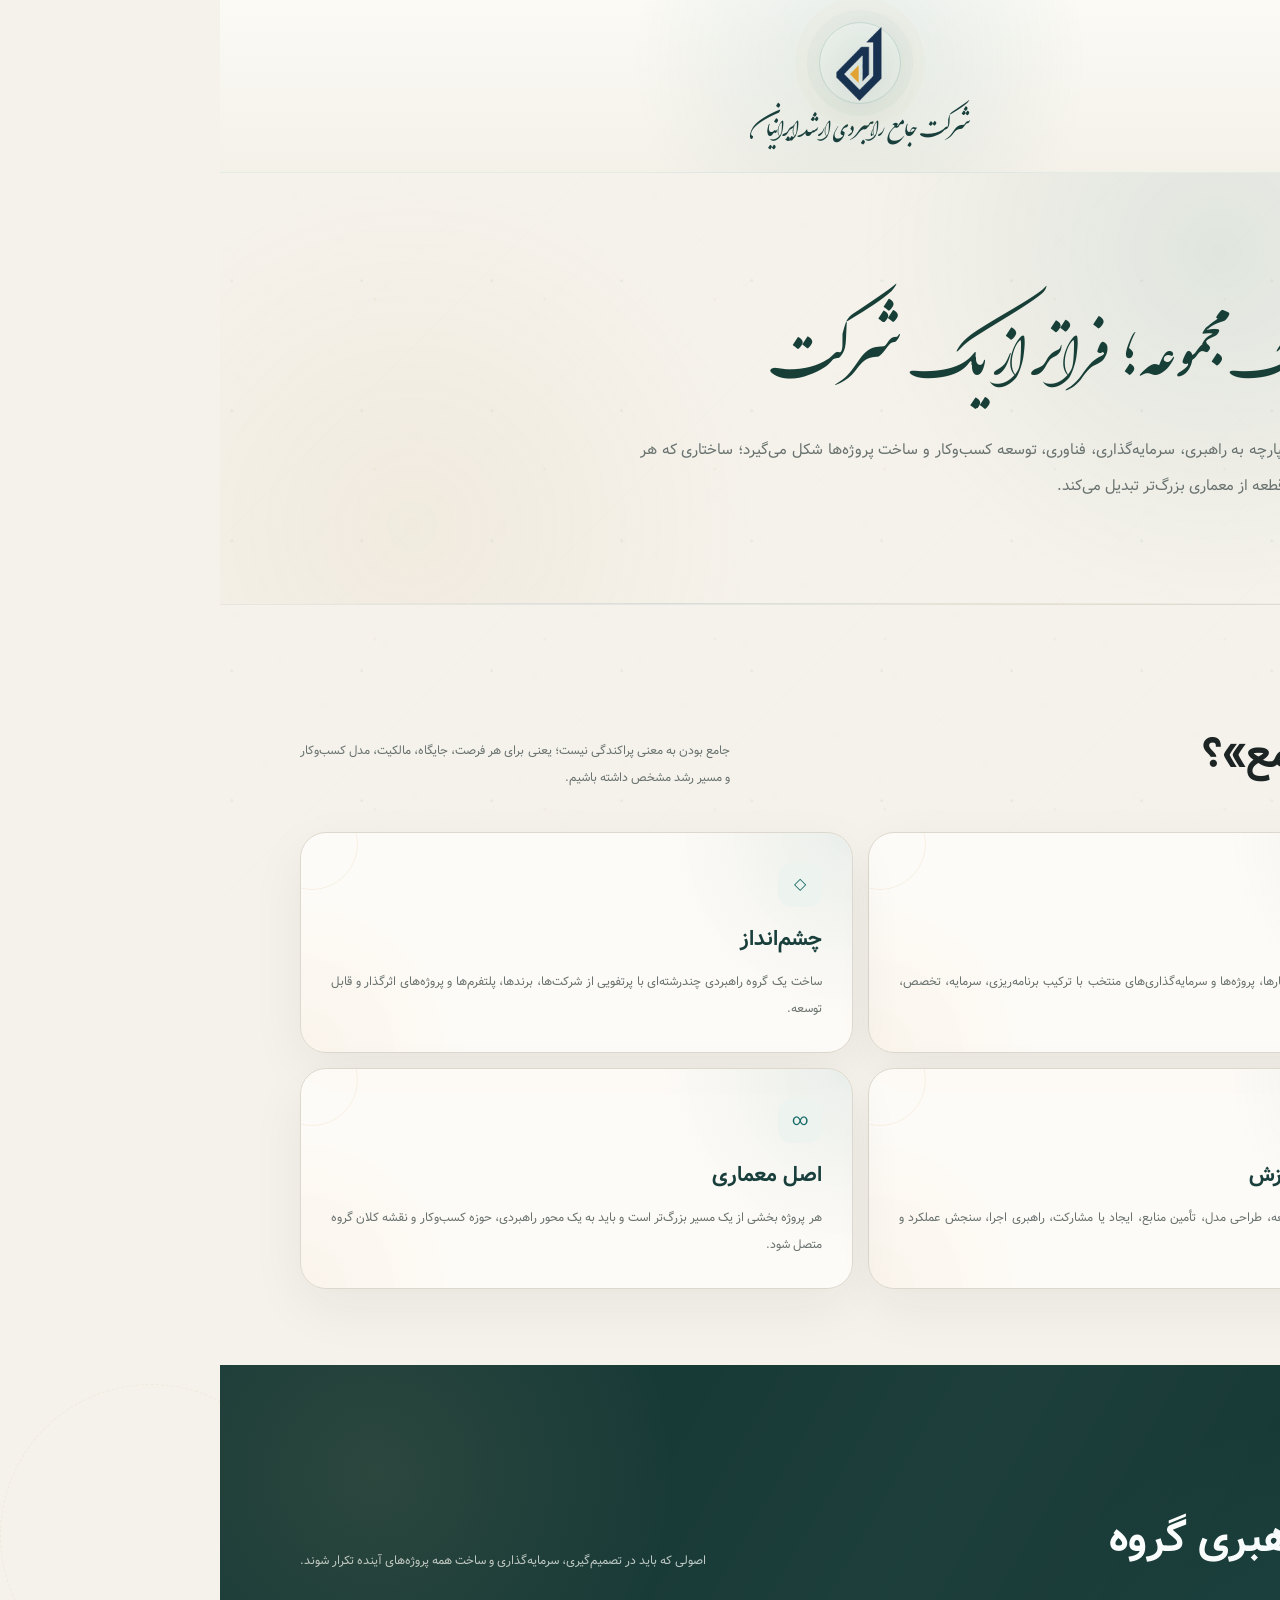
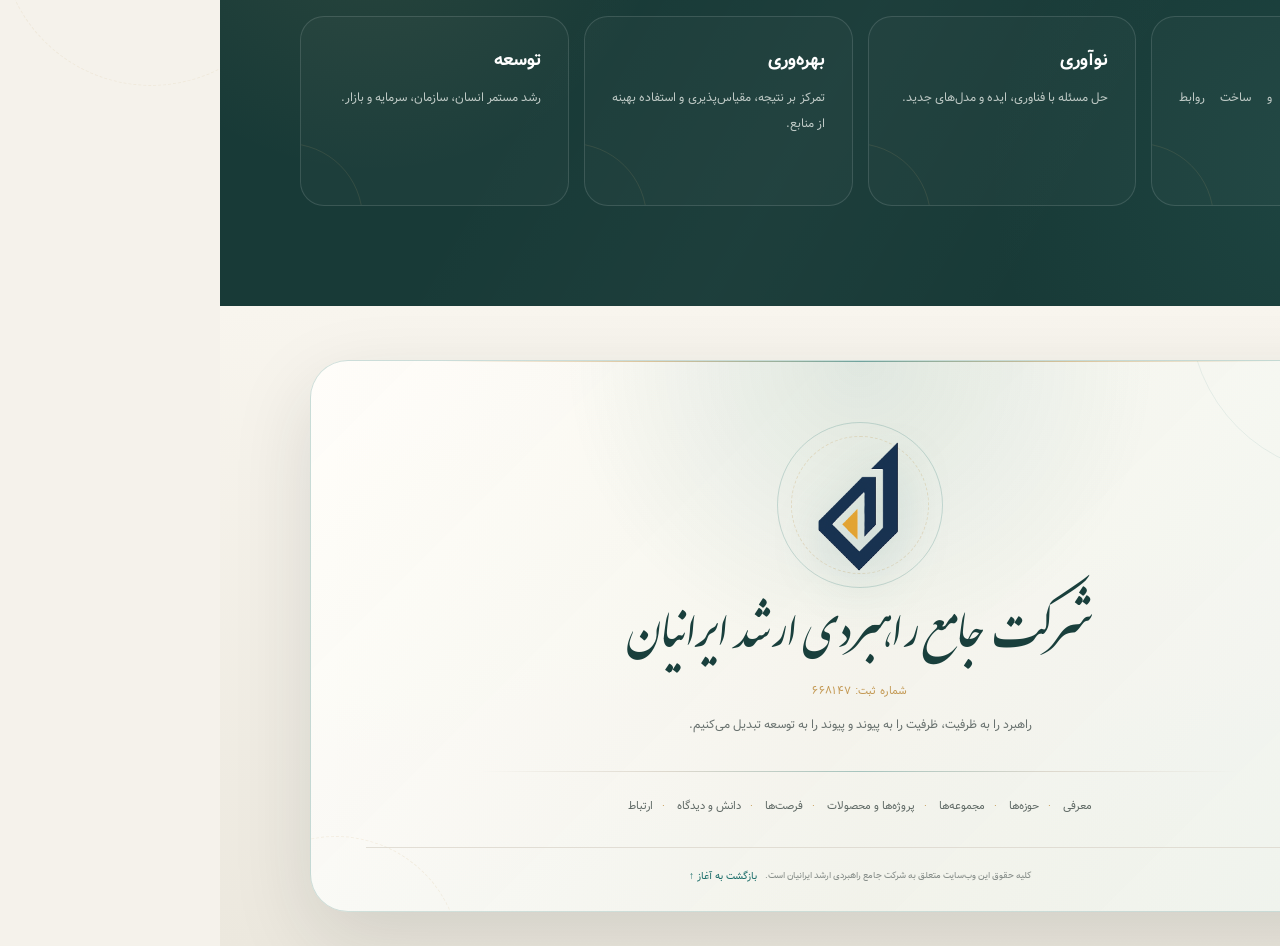
<file: pages/about.html>
<!doctype html><html lang="fa" dir="rtl"><head><meta charset="utf-8"><meta name="viewport" content="width=device-width,initial-scale=1"><title>هویت سازمانی | ارشد ایرانیان</title><link rel="icon" href="../arshadiranianlogo.png"><link rel="stylesheet" href="../assets/css/site.css"></head><body><main><div class="page-hero"><div class="wrap"><div class="crumb">خانه / هویت سازمانی</div><h1>هویت یک مجموعه؛ فراتر از یک شرکت</h1><p>ارشد ایرانیان با نگاه یکپارچه به راهبری، سرمایه‌گذاری، فناوری، توسعه کسب‌وکار و ساخت پروژه‌ها شکل می‌گیرد؛ ساختاری که هر فعالیت جدید را به یک قطعه از معماری بزرگ‌تر تبدیل می‌کند.</p></div></div><section><div class="wrap"><div class="head"><div><span class="kicker">هویت و فلسفه</span><h2>چرا «جامع»؟</h2></div><p>جامع بودن به معنی پراکندگی نیست؛ یعنی برای هر فرصت، جایگاه، مالکیت، مدل کسب‌وکار و مسیر رشد مشخص داشته باشیم.</p></div><div class="grid grid-2"><article class="card"><div class="iconbox">◈</div><h3>ماموریت</h3><p>خلق و توسعه کسب‌وکارها، پروژه‌ها و سرمایه‌گذاری‌های منتخب با ترکیب برنامه‌ریزی، سرمایه، تخصص، فناوری و شبکه شرکا.</p></article><article class="card"><div class="iconbox">◇</div><h3>چشم‌انداز</h3><p>ساخت یک گروه راهبردی چندرشته‌ای با پرتفویی از شرکت‌ها، برندها، پلتفرم‌ها و پروژه‌های اثرگذار و قابل توسعه.</p></article><article class="card"><div class="iconbox">↗</div><h3>روش خلق ارزش</h3><p>شناسایی فرصت، مطالعه، طراحی مدل، تأمین منابع، ایجاد یا مشارکت، راهبری اجرا، سنجش عملکرد و توسعه مقیاس.</p></article><article class="card"><div class="iconbox">∞</div><h3>اصل معماری</h3><p>هر پروژه بخشی از یک مسیر بزرگ‌تر است و باید به یک محور راهبردی، حوزه کسب‌وکار و نقشه کلان گروه متصل شود.</p></article></div></div></section><section class="darkband"><div class="wrap"><div class="head"><div><span class="kicker">ارزش‌ها</span><h2>اصول راهبری گروه</h2></div><p>اصولی که باید در تصمیم‌گیری، سرمایه‌گذاری و ساخت همه پروژه‌های آینده تکرار شوند.</p></div><div class="grid grid-4"><div class="darkcard"><h3>اعتماد</h3><p>شفافیت، پاسخگویی و ساخت روابط بلندمدت.</p></div><div class="darkcard"><h3>نوآوری</h3><p>حل مسئله با فناوری، ایده و مدل‌های جدید.</p></div><div class="darkcard"><h3>بهره‌وری</h3><p>تمرکز بر نتیجه، مقیاس‌پذیری و استفاده بهینه از منابع.</p></div><div class="darkcard"><h3>توسعه</h3><p>رشد مستمر انسان، سازمان، سرمایه و بازار.</p></div></div></div></section></main><script src="../assets/js/shell.js?v=17"></script></body></html>
</file>
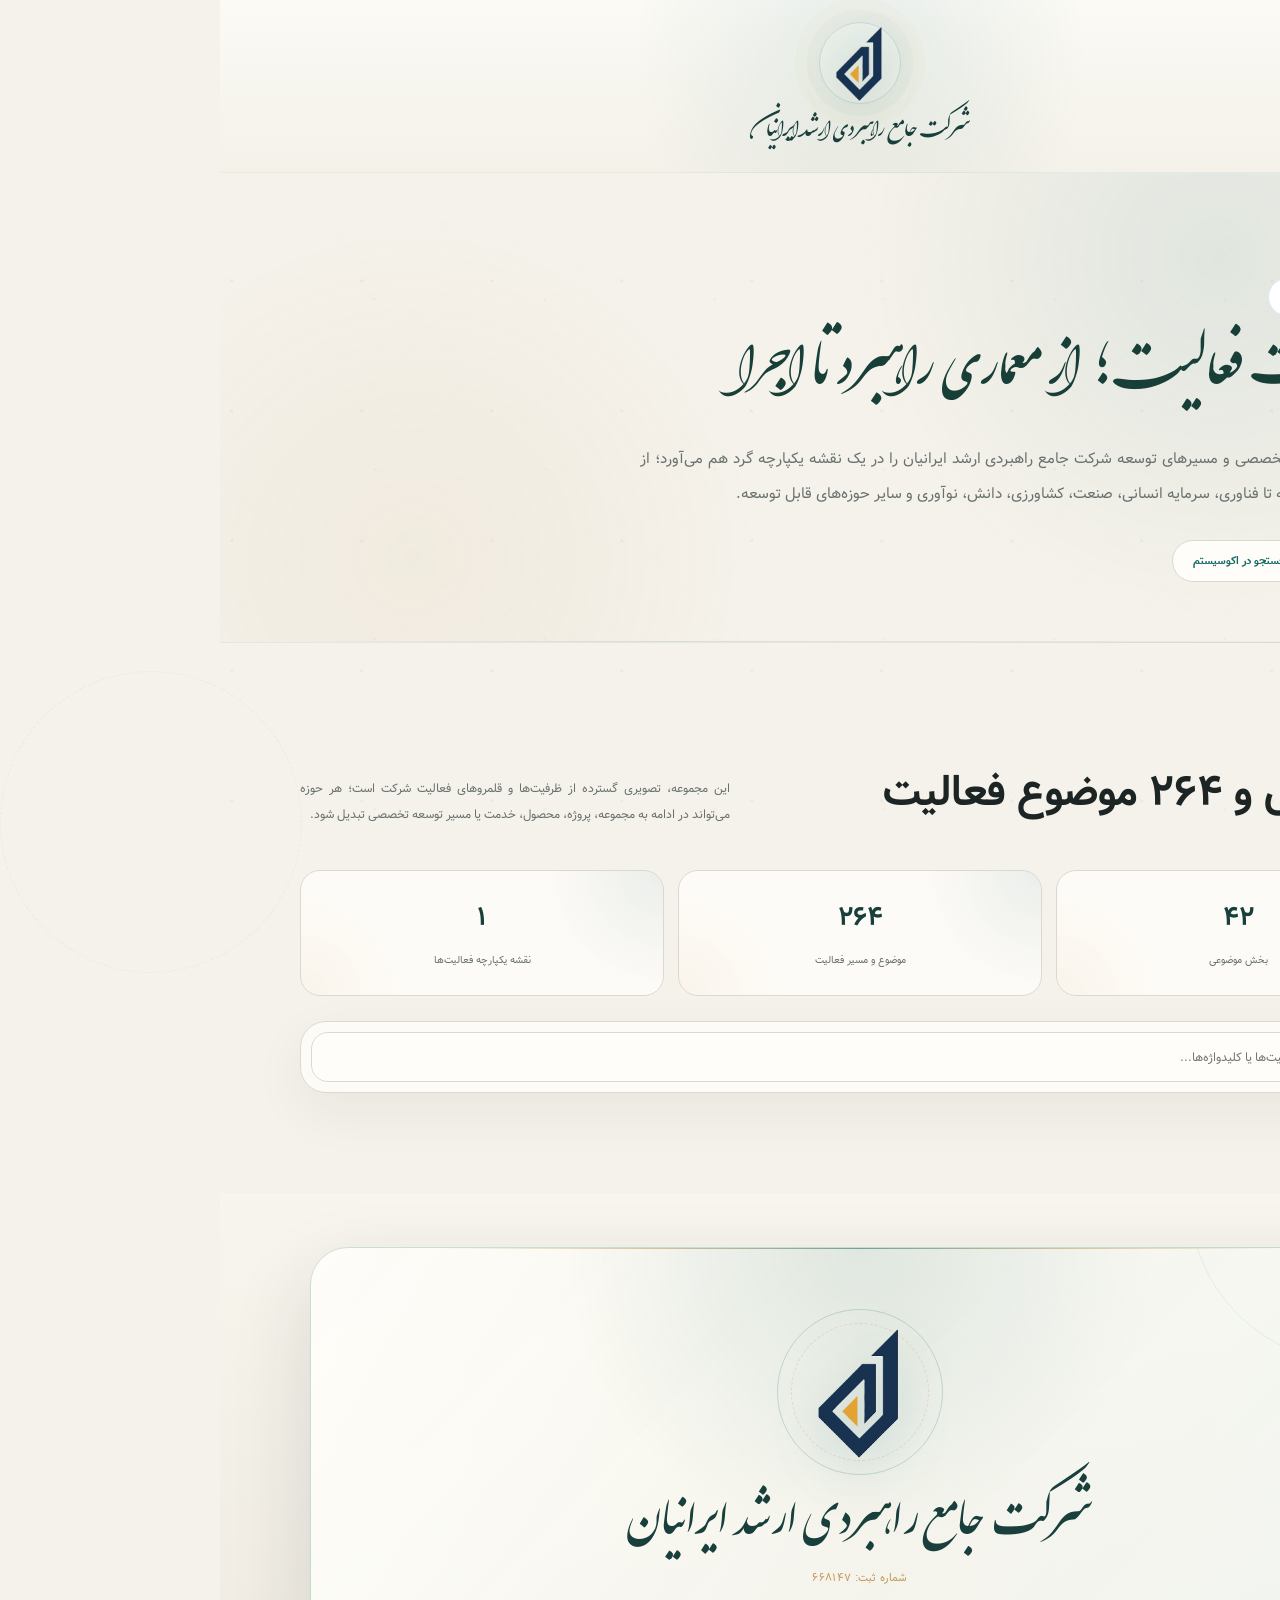
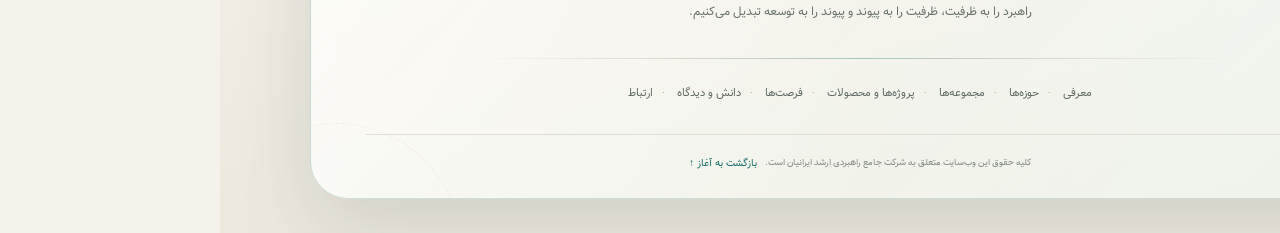
<file: pages/activities.html>
<!doctype html><html lang="fa" dir="rtl"><head><meta charset="utf-8"><meta name="viewport" content="width=device-width,initial-scale=1"><meta name="description" content="حوزه‌ها و موضوعات فعالیت شرکت جامع راهبردی ارشد ایرانیان؛ نقشه‌ای جامع از قلمروهای تخصصی و مسیرهای توسعه شرکت."><title>حوزه‌ها و موضوعات فعالیت | ارشد ایرانیان</title><link rel="icon" href="../arshadiranianlogo.png"><link rel="stylesheet" href="../assets/css/site.css"></head><body><main><div class="page-hero"><div class="wrap"><div class="crumb">خانه / حوزه‌ها / موضوعات فعالیت</div><span class="kicker">حوزه‌ها و ظرفیت‌های توسعه</span><h1>موضوعات فعالیت؛ از معماری راهبرد تا اجرا</h1><p>این بخش، قلمروهای تخصصی و مسیرهای توسعه شرکت جامع راهبردی ارشد ایرانیان را در یک نقشه یکپارچه گرد هم می‌آورد؛ از عمران، اقتصاد و سرمایه تا فناوری، سرمایه انسانی، صنعت، کشاورزی، دانش، نوآوری و سایر حوزه‌های قابل توسعه.</p><div class="actions"><a class="btn btn-primary" href="strategy.html">مطالعه راهبرد</a><a class="btn btn-light" href="search.html">جستجو در اکوسیستم</a></div></div></div><section><div class="wrap"><div class="head"><div><span class="kicker">نقشه حوزه‌ها</span><h2>۴۲ بخش و ۲۶۴ موضوع فعالیت</h2></div><p>این مجموعه، تصویری گسترده از ظرفیت‌ها و قلمروهای فعالیت شرکت است؛ هر حوزه می‌تواند در ادامه به مجموعه، پروژه، محصول، خدمت یا مسیر توسعه تخصصی تبدیل شود.</p></div><div class="activity-summary"><div class="activity-stat"><strong>۴۲</strong><span>بخش موضوعی</span></div><div class="activity-stat"><strong>۲۶۴</strong><span>موضوع و مسیر فعالیت</span></div><div class="activity-stat"><strong>۱</strong><span>نقشه یکپارچه فعالیت‌ها</span></div></div><div class="filterbar"><input class="search" id="activitySearch" type="search" placeholder="جستجو در حوزه‌ها، فعالیت‌ها یا کلیدواژه‌ها..."></div><div class="activity-list" id="activityList"></div></div></section></main><script src="../data/activity.js"></script><script>document.addEventListener('DOMContentLoaded',function(){const data=window.ARSHAD_ACTIVITY_CLAUSES||[],list=document.getElementById('activityList'),q=document.getElementById('activitySearch'),norm=x=>(x||'').toString().toLocaleLowerCase('fa-IR').replace(/ي/g,'ی').replace(/ك/g,'ک').replace(/\s+/g,' ').trim(),clean=x=>norm(x).replace(/\b(\d+)\.(?=\S)/g,'$1. ').replace(/بهصورت/g,'به‌صورت').replace(/بهعنوان/g,'به‌عنوان').replace(/بههم/g,'به‌هم').replace(/میباشد/g,'می‌باشد').replace(/میگردد/g,'می‌گردد').replace(/شرکتها/g,'شرکت‌ها').replace(/فعالیتها/g,'فعالیت‌ها').replace(/خدماتیاداری/g,'خدمات اداری').replace(/کسبوکار/g,'کسب‌وکار');function render(){const s=norm(q.value.trim());list.innerHTML=data.map(sec=>{const items=sec.items.filter(x=>!s||norm(`${sec.title} ${x.text}`).includes(s));if(!items.length)return '';return `<details class="activity-section" open><summary>بخش ${sec.id} — ${clean(sec.title)}<span style="float:left;color:#8a795c;font-size:10px">${items.length} موضوع</span></summary><ol class="activity-items">${items.map(x=>`<li><b>${x.id}.</b> ${clean(x.text)}</li>`).join('')}</ol></details>`}).join('')||'<div class="empty-state"><strong>نتیجه‌ای پیدا نشد</strong><p>عبارت دیگری را امتحان کنید.</p></div>'}q.addEventListener('input',render);render()});</script><script src="../assets/js/shell.js?v=17"></script></body></html>
</file>
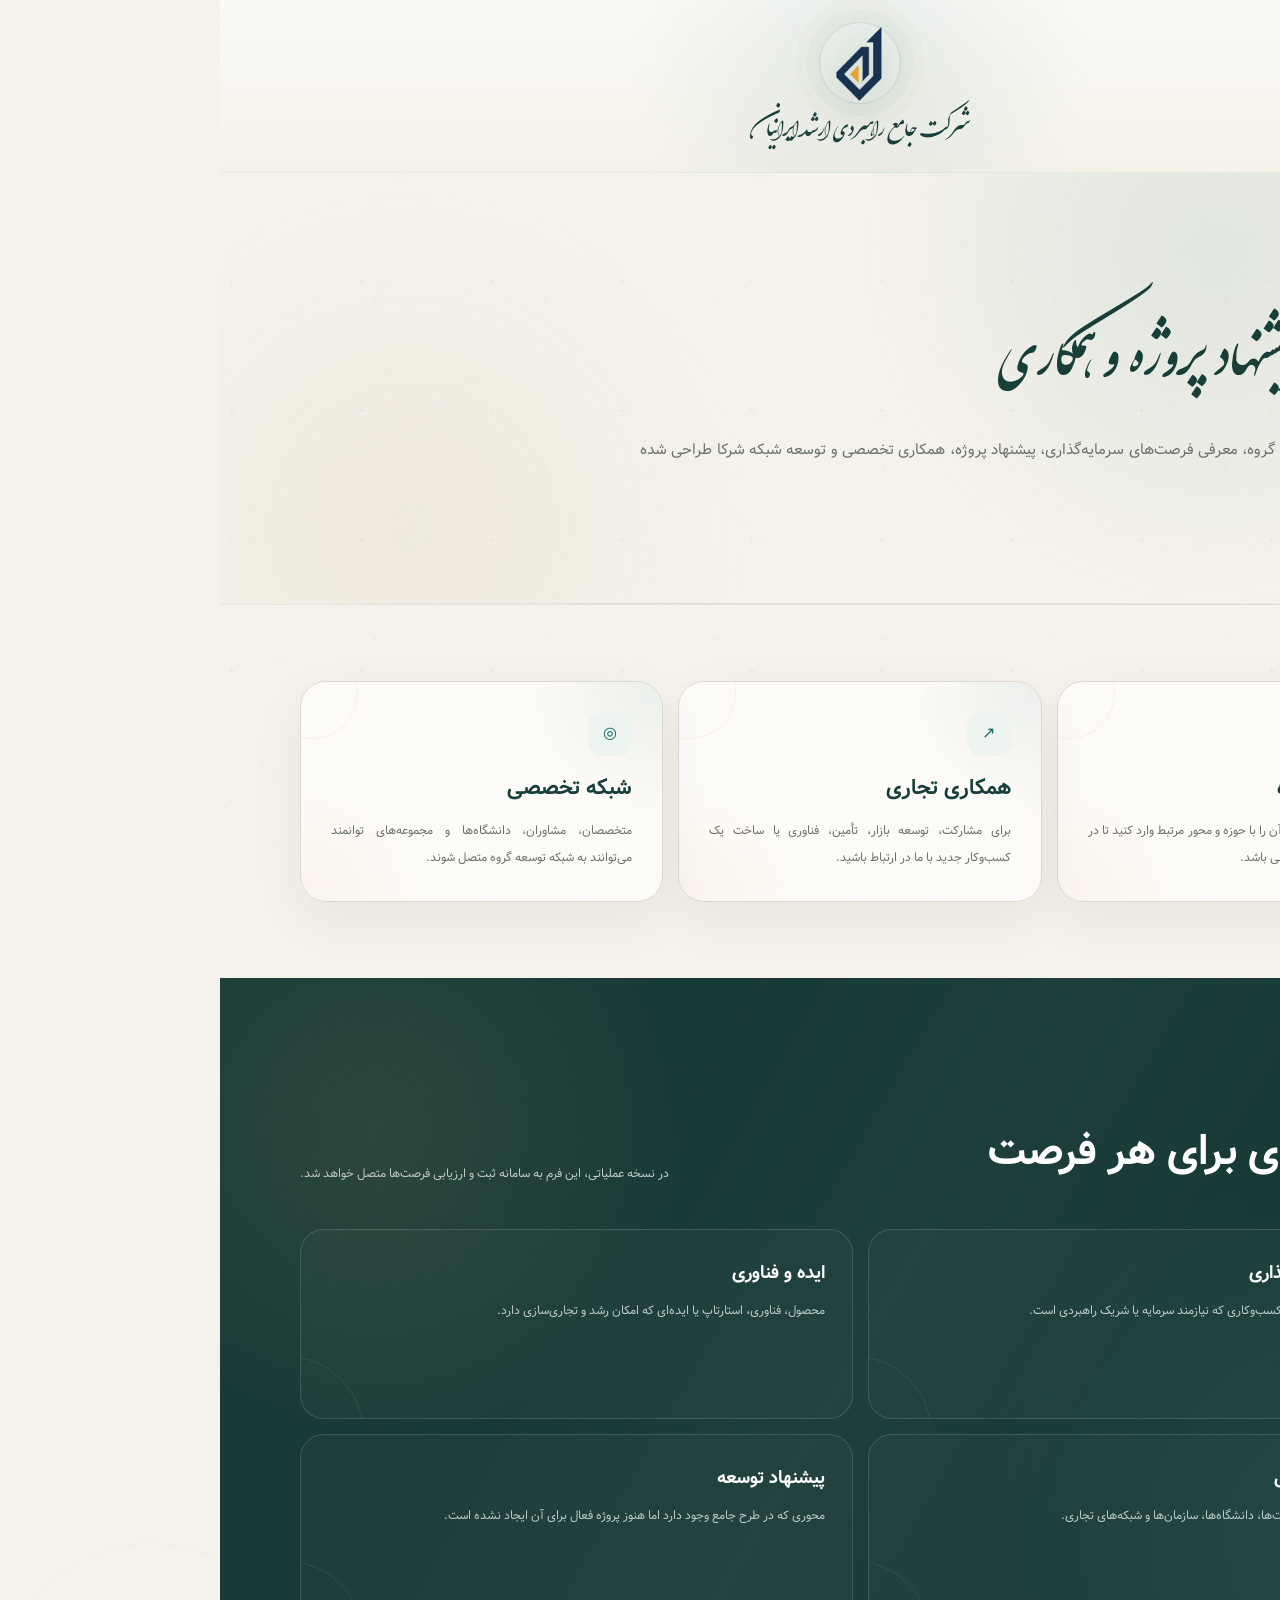
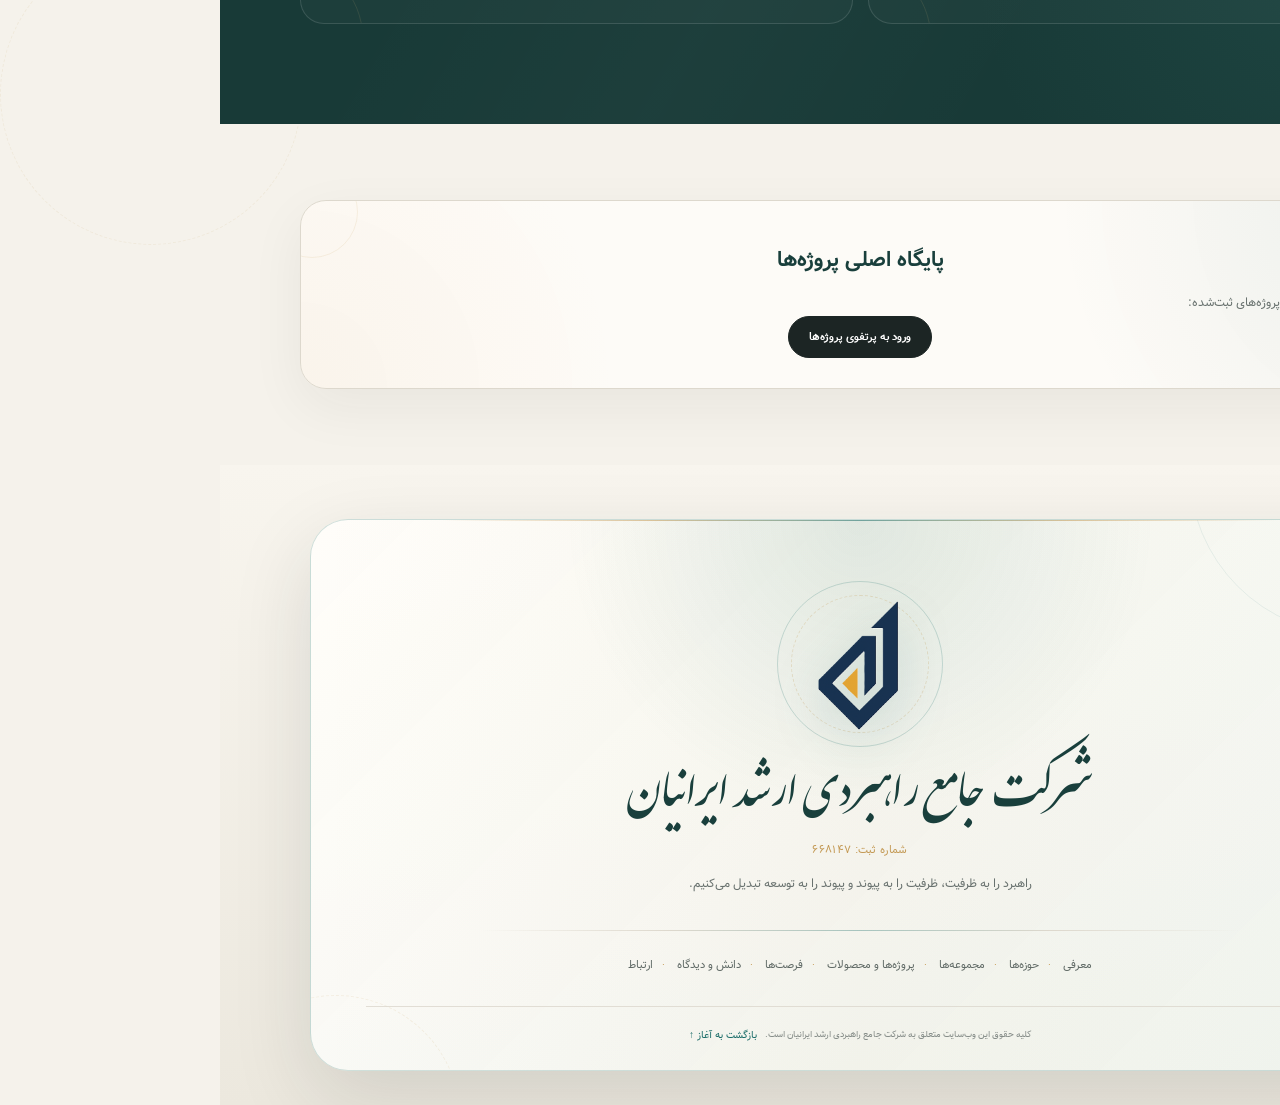
<file: pages/contact.html>
<!doctype html><html lang="fa" dir="rtl"><head><meta charset="utf-8"><meta name="viewport" content="width=device-width,initial-scale=1"><title>ارتباط با ارشد ایرانیان</title><link rel="icon" href="../arshadiranianlogo.png"><link rel="stylesheet" href="../assets/css/site.css"></head><body><main><div class="page-hero"><div class="wrap"><div class="crumb">خانه / ارتباط</div><h1>ارتباط، پیشنهاد پروژه و همکاری</h1><p>این بخش برای ارتباط با گروه، معرفی فرصت‌های سرمایه‌گذاری، پیشنهاد پروژه، همکاری تخصصی و توسعه شبکه شرکا طراحی شده است.</p></div></div><section><div class="wrap"><div class="grid grid-3"><article class="card"><div class="iconbox">✦</div><h3>پیشنهاد پروژه</h3><p>ایده یا پروژه‌ای دارید؟ آن را با حوزه و محور مرتبط وارد کنید تا در معماری گروه قابل بررسی باشد.</p></article><article class="card"><div class="iconbox">↗</div><h3>همکاری تجاری</h3><p>برای مشارکت، توسعه بازار، تأمین، فناوری یا ساخت یک کسب‌وکار جدید با ما در ارتباط باشید.</p></article><article class="card"><div class="iconbox">◎</div><h3>شبکه تخصصی</h3><p>متخصصان، مشاوران، دانشگاه‌ها و مجموعه‌های توانمند می‌توانند به شبکه توسعه گروه متصل شوند.</p></article></div></div></section><section class="darkband"><div class="wrap"><div class="head"><div><span class="kicker">مسیر ارتباط</span><h2>یک ورودی برای هر فرصت</h2></div><p>در نسخه عملیاتی، این فرم به سامانه ثبت و ارزیابی فرصت‌ها متصل خواهد شد.</p></div><div class="grid grid-2"><div class="darkcard"><h3>فرصت سرمایه‌گذاری</h3><p>پروژه، شرکت، دارایی یا کسب‌وکاری که نیازمند سرمایه یا شریک راهبردی است.</p></div><div class="darkcard"><h3>ایده و فناوری</h3><p>محصول، فناوری، استارتاپ یا ایده‌ای که امکان رشد و تجاری‌سازی دارد.</p></div><div class="darkcard"><h3>همکاری سازمانی</h3><p>پیشنهاد همکاری با شرکت‌ها، دانشگاه‌ها، سازمان‌ها و شبکه‌های تجاری.</p></div><div class="darkcard"><h3>پیشنهاد توسعه</h3><p>محوری که در طرح جامع وجود دارد اما هنوز پروژه فعال برای آن ایجاد نشده است.</p></div></div></div></section><section><div class="wrap"><div class="card center"><h3>پایگاه اصلی پروژه‌ها</h3><p>برای مشاهده ساختار و پروژه‌های ثبت‌شده:</p><a class="btn btn-primary" href="projects.html">ورود به پرتفوی پروژه‌ها</a></div></div></section></main><script src="../assets/js/shell.js?v=17"></script></body></html>
</file>
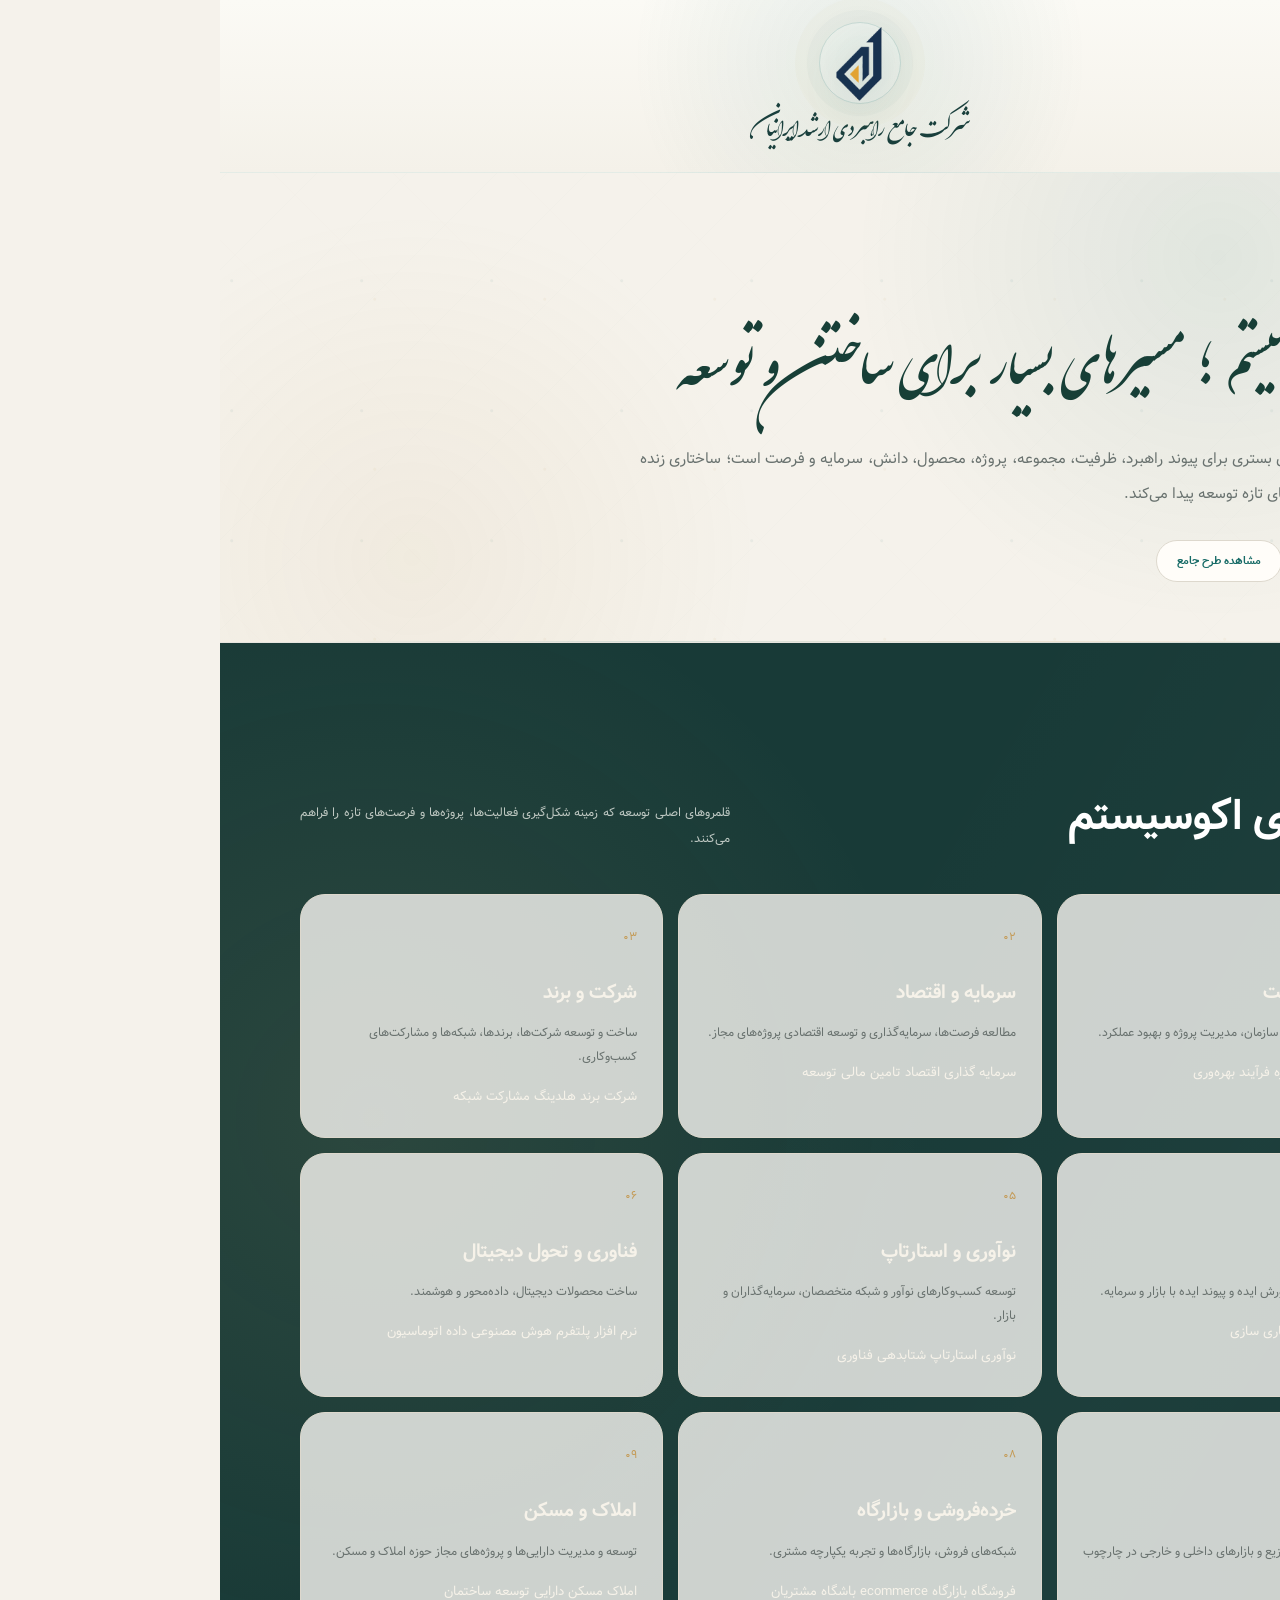
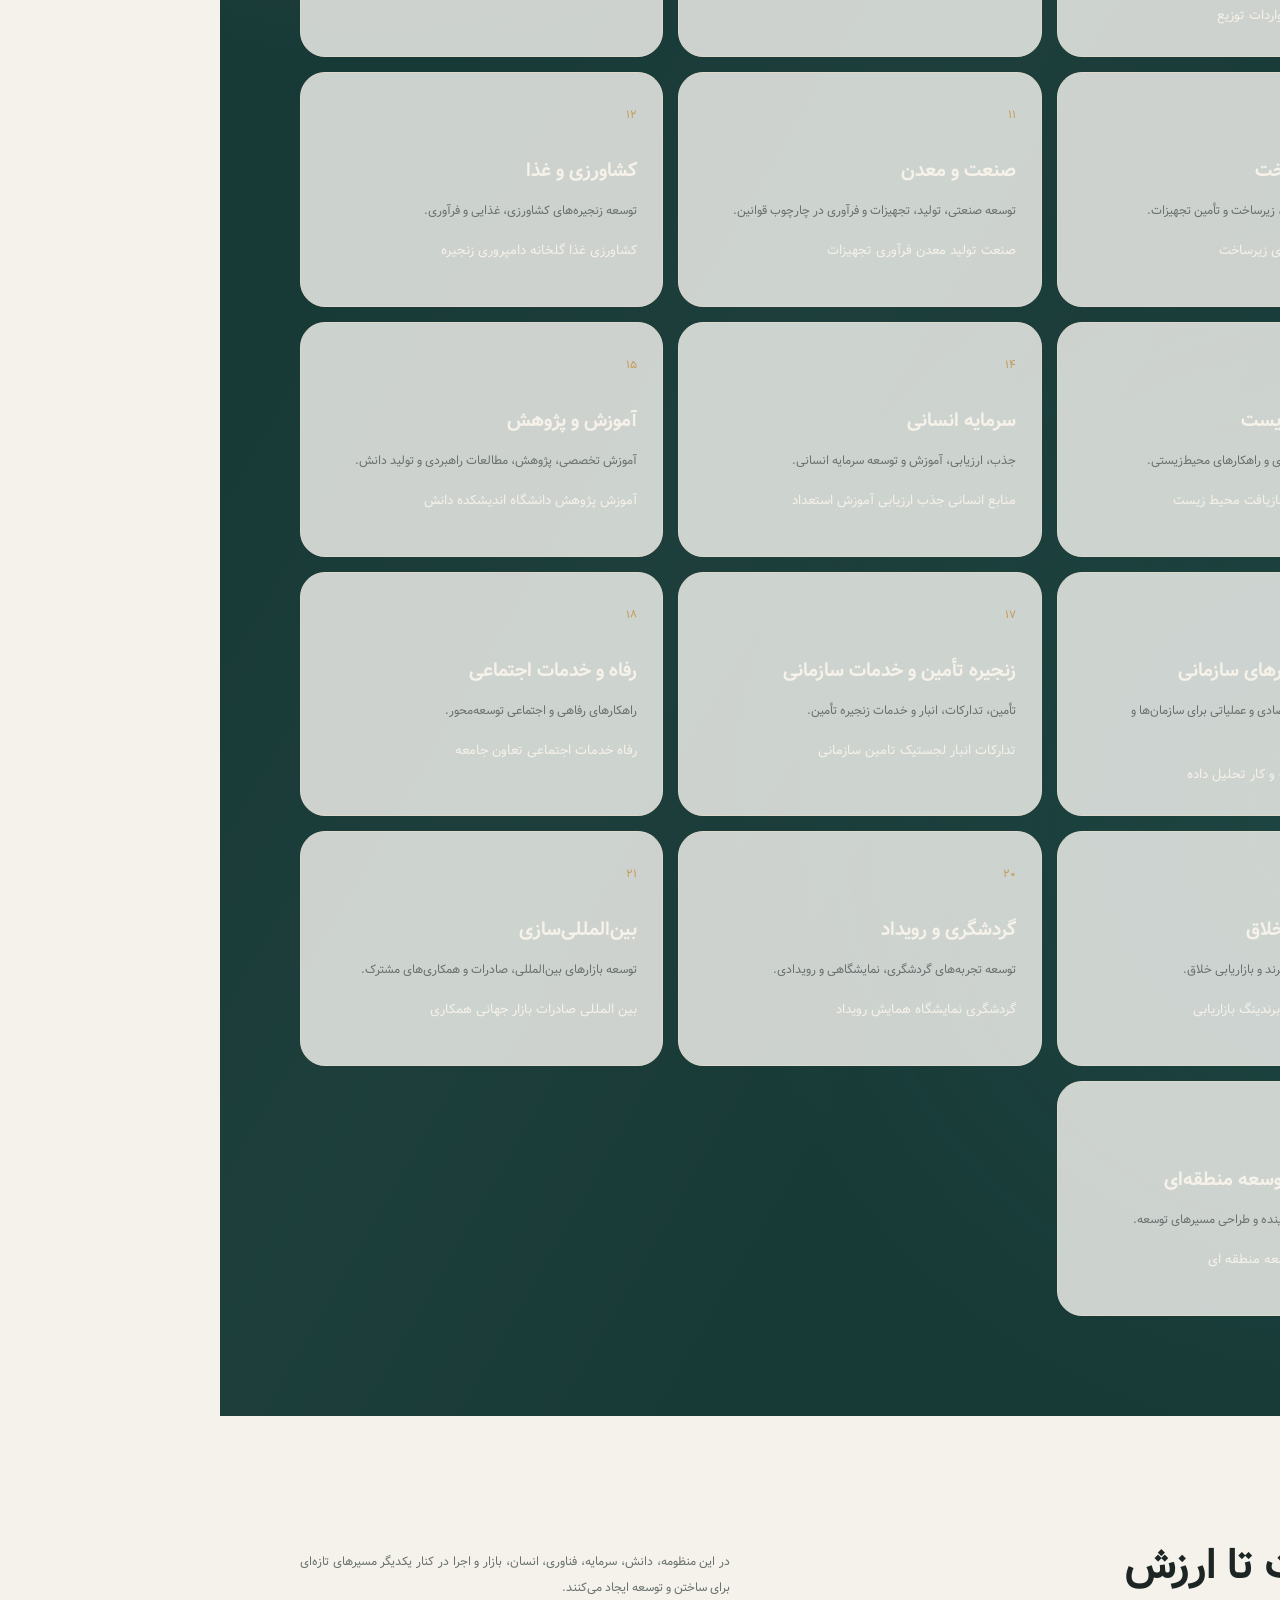
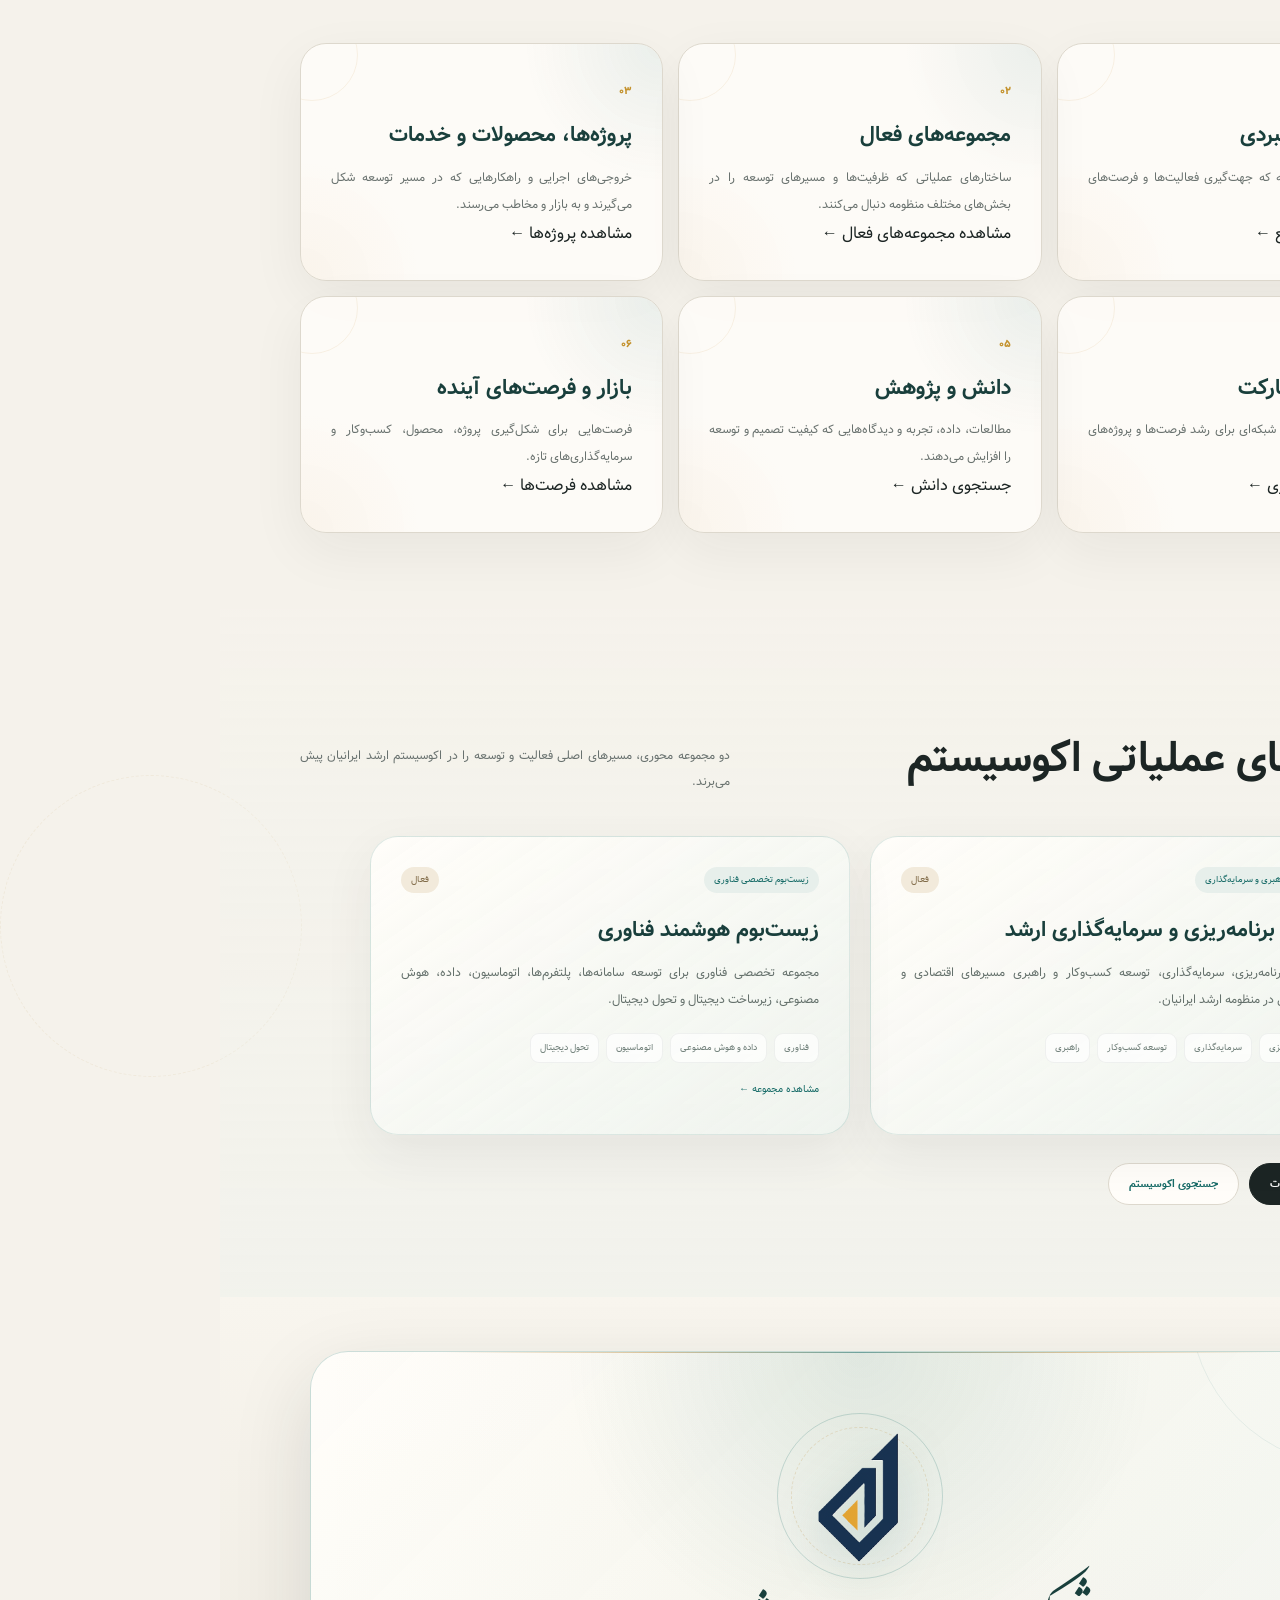
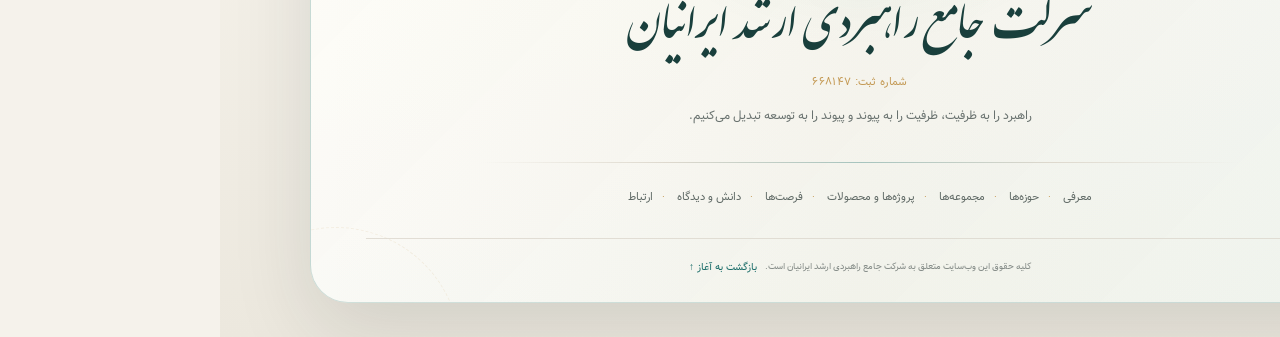
<file: pages/ecosystem.html>
<!doctype html><html lang="fa" dir="rtl"><head><meta charset="utf-8"><meta name="viewport" content="width=device-width,initial-scale=1"><meta name="description" content="اکوسیستم ارشد ایرانیان؛ پیوند حوزه‌های راهبردی، مجموعه‌ها، پروژه‌ها، محصولات و فرصت‌های توسعه."><title>اکوسیستم | ارشد ایرانیان</title><link rel="icon" href="../arshadiranianlogo.png"><link rel="stylesheet" href="../assets/css/site.css"><style>.active-ecosystem{padding:76px 0 92px;background:linear-gradient(180deg,rgba(248,246,239,.2),rgba(238,244,239,.36))}.active-grid{display:grid;grid-template-columns:repeat(2,minmax(0,1fr));gap:20px;max-width:980px;margin:0 auto}.active-card{position:relative;overflow:hidden;padding:30px;border:1px solid rgba(23,107,103,.14);border-radius:28px;background:linear-gradient(145deg,rgba(255,253,249,.97),rgba(237,244,239,.74));box-shadow:0 18px 50px rgba(37,42,37,.07);transition:.3s}.active-card:hover{transform:translateY(-4px);box-shadow:0 25px 65px rgba(28,37,36,.11)}.active-top{display:flex;justify-content:space-between;align-items:center;gap:10px;margin-bottom:18px}.active-type,.active-status{display:inline-flex;align-items:center;min-height:25px;padding:4px 10px;border-radius:999px;font-size:9px}.active-type{background:#e7efeb;color:#176b67}.active-status{background:#f2eadb;color:#806b48}.active-card h3{margin:0 0 10px;color:#193f3c;font-size:21px;line-height:1.8}.active-card p{margin:0;color:#65716c;font-size:12px;line-height:2.25;text-align:justify}.active-meta{display:flex;gap:7px;flex-wrap:wrap;margin-top:20px}.active-meta span{padding:5px 9px;border-radius:9px;background:rgba(255,255,255,.66);border:1px solid rgba(28,37,36,.06);color:#71807a;font-size:9px}.active-card .discover-link{display:inline-block;margin-top:16px;color:#176b67;font-size:10px}@media(max-width:700px){.active-ecosystem{padding:58px 0 90px}.active-grid{grid-template-columns:1fr;gap:14px}.active-card{padding:24px 22px;border-radius:23px}.active-card h3{font-size:19px}.active-top{align-items:flex-start;flex-direction:column;gap:7px}}</style></head><body><main><div class="page-hero"><div class="wrap"><div class="crumb">خانه / اکوسیستم</div><span class="kicker">اکوسیستم ارشد ایرانیان</span><h1>یک اکوسیستم؛ مسیرهای بسیار برای ساختن و توسعه</h1><p>اکوسیستم ارشد ایرانیان بستری برای پیوند راهبرد، ظرفیت، مجموعه، پروژه، محصول، دانش، سرمایه و فرصت است؛ ساختاری زنده که با شکل‌گیری مسیرهای تازه توسعه پیدا می‌کند.</p><div class="actions"><a class="btn btn-primary" href="search.html">کشف در اکوسیستم</a><a class="btn btn-light" href="strategy.html">مشاهده طرح جامع</a></div></div></div><section class="darkband"><div class="wrap"><div class="head"><div><span class="kicker">حوزه‌های راهبردی</span><h2>قلمروهای اکوسیستم</h2></div><p>قلمروهای اصلی توسعه که زمینه شکل‌گیری فعالیت‌ها، پروژه‌ها و فرصت‌های تازه را فراهم می‌کنند.</p></div><div class="grid grid-3" data-domain-grid></div></div></section><section><div class="wrap"><div class="head"><div><span class="kicker">اکوسیستم</span><h2>از ظرفیت تا ارزش</h2></div><p>در این منظومه، دانش، سرمایه، فناوری، انسان، بازار و اجرا در کنار یکدیگر مسیرهای تازه‌ای برای ساختن و توسعه ایجاد می‌کنند.</p></div><div class="grid grid-3"><article class="card"><span class="number">۰۱</span><h3>حوزه‌های راهبردی</h3><p>قلمروهای اصلی توسعه که جهت‌گیری فعالیت‌ها و فرصت‌های تازه را شکل می‌دهند.</p><a class="discover-link" href="strategy.html">ورود به طرح جامع ←</a></article><article class="card"><span class="number">۰۲</span><h3>مجموعه‌های فعال</h3><p>ساختارهای عملیاتی که ظرفیت‌ها و مسیرهای توسعه را در بخش‌های مختلف منظومه دنبال می‌کنند.</p><a class="discover-link" href="#active-collections">مشاهده مجموعه‌های فعال ←</a></article><article class="card"><span class="number">۰۳</span><h3>پروژه‌ها، محصولات و خدمات</h3><p>خروجی‌های اجرایی و راهکارهایی که در مسیر توسعه شکل می‌گیرند و به بازار و مخاطب می‌رسند.</p><a class="discover-link" href="projects.html">مشاهده پروژه‌ها ←</a></article><article class="card"><span class="number">۰۴</span><h3>سرمایه و مشارکت</h3><p>منابع مالی، تخصصی و شبکه‌ای برای رشد فرصت‌ها و پروژه‌های منتخب.</p><a class="discover-link" href="investment.html">مسیر سرمایه‌گذاری ←</a></article><article class="card"><span class="number">۰۵</span><h3>دانش و پژوهش</h3><p>مطالعات، داده، تجربه و دیدگاه‌هایی که کیفیت تصمیم و توسعه را افزایش می‌دهند.</p><a class="discover-link" href="search.html?q=پژوهش">جستجوی دانش ←</a></article><article class="card"><span class="number">۰۶</span><h3>بازار و فرصت‌های آینده</h3><p>فرصت‌هایی برای شکل‌گیری پروژه، محصول، کسب‌وکار و سرمایه‌گذاری‌های تازه.</p><a class="discover-link" href="investment.html#opportunities">مشاهده فرصت‌ها ←</a></article></div></div></section><section id="active-collections" class="active-ecosystem"><div class="wrap"><div class="head"><div><span class="kicker">مجموعه‌های فعال</span><h2>ساختارهای عملیاتی اکوسیستم</h2></div><p>دو مجموعه محوری، مسیرهای اصلی فعالیت و توسعه را در اکوسیستم ارشد ایرانیان پیش می‌برند.</p></div><div class="active-grid"></div><div class="actions"><a class="btn btn-primary" href="projects.html">مشاهده پروژه‌ها و محصولات</a><a class="btn btn-light" href="search.html">جستجوی اکوسیستم</a></div></div></section></main><script src="../data/ecosystem.js"></script><script src="../data/collections.js?v=2"></script><script src="../assets/js/ecosystem.js?v=3"></script><script src="../assets/js/shell.js?v=17"></script></body></html>
</file>
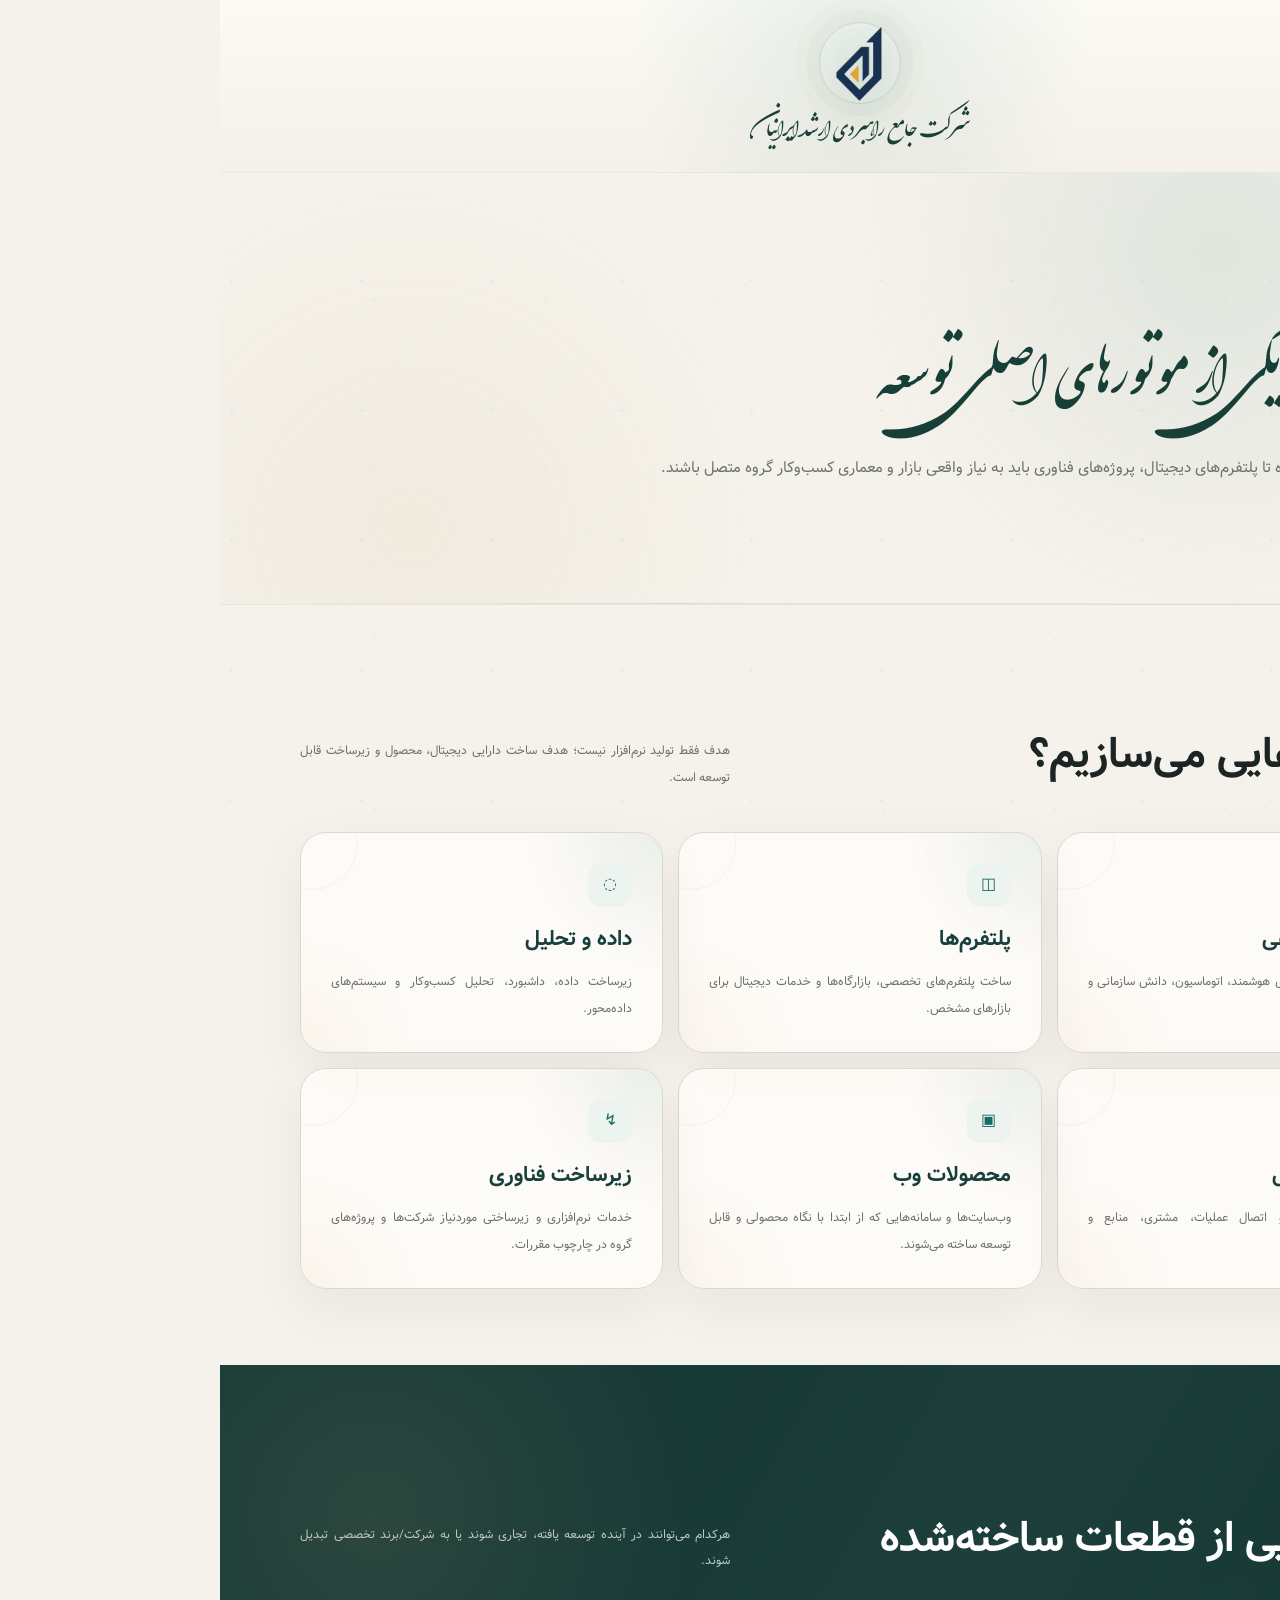
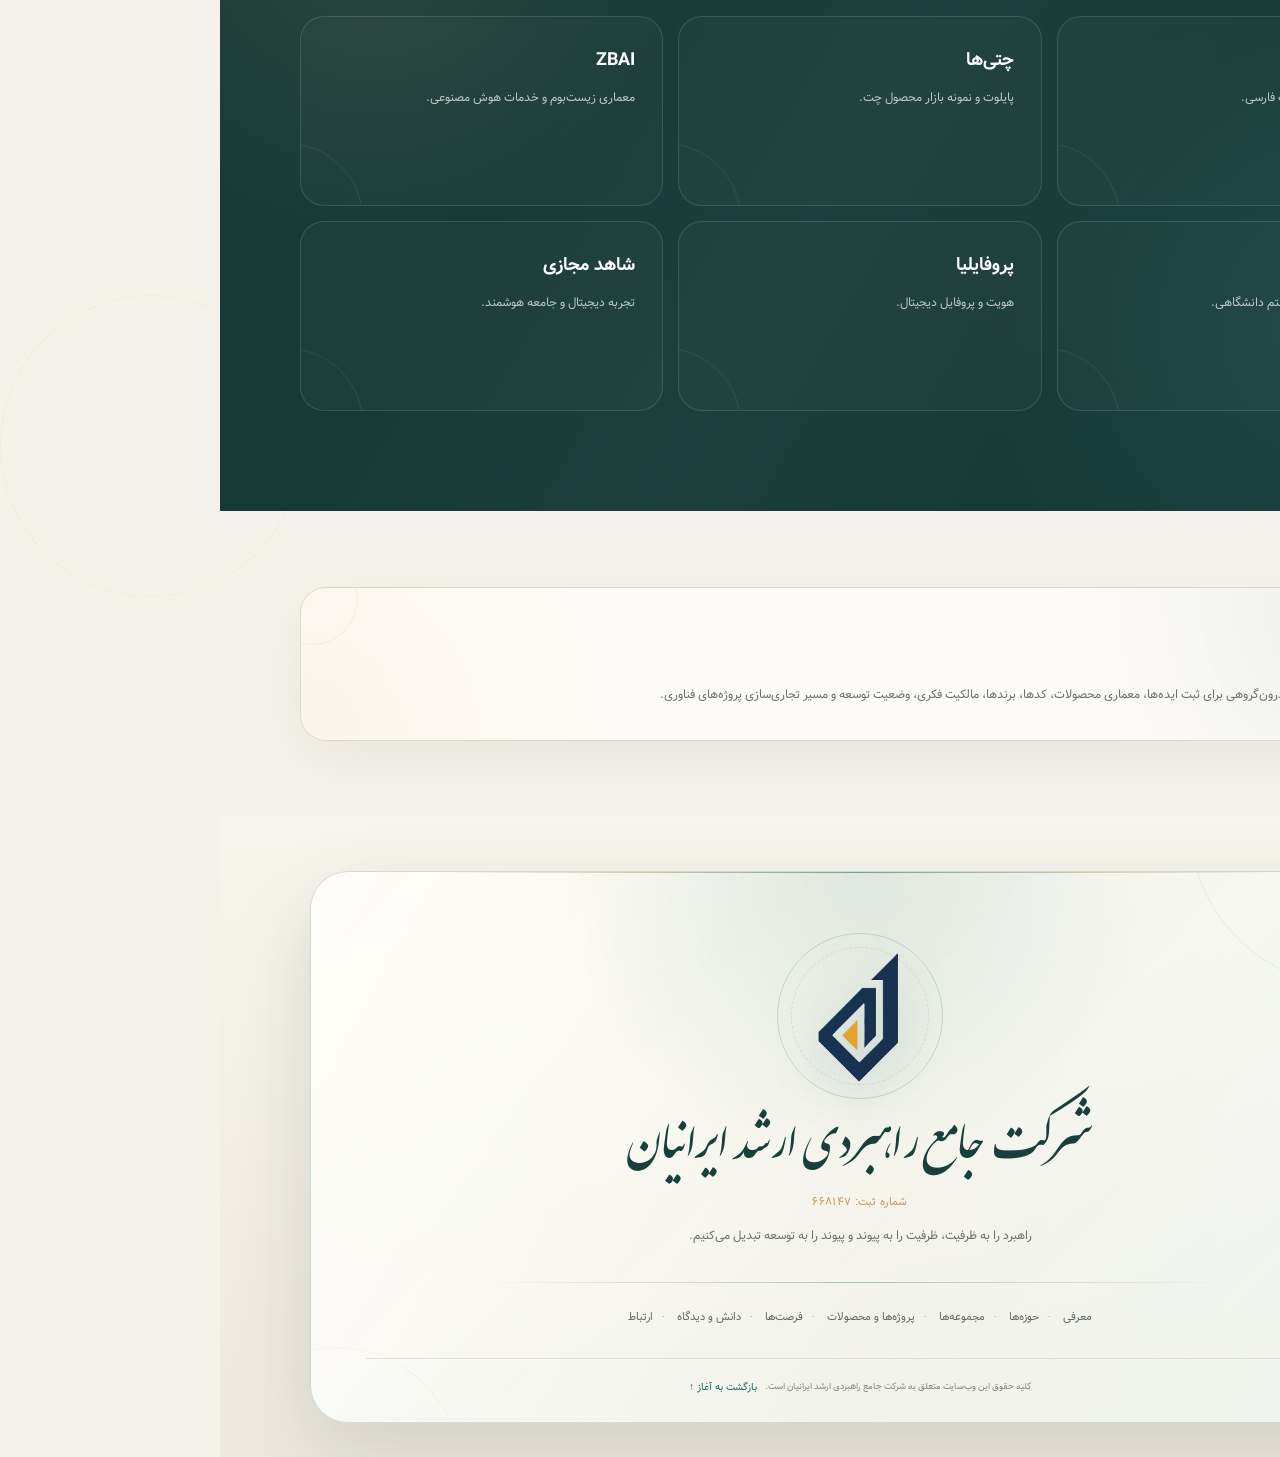
<file: pages/innovation.html>
<!doctype html><html lang="fa" dir="rtl"><head><meta charset="utf-8"><meta name="viewport" content="width=device-width,initial-scale=1"><title>نوآوری و فناوری | ارشد ایرانیان</title><link rel="icon" href="../arshadiranianlogo.png"><link rel="stylesheet" href="../assets/css/site.css"></head><body><main><div class="page-hero"><div class="wrap"><div class="crumb">خانه / نوآوری و فناوری</div><h1>فناوری؛ یکی از موتورهای اصلی توسعه</h1><p>از هوش مصنوعی و داده تا پلتفرم‌های دیجیتال، پروژه‌های فناوری باید به نیاز واقعی بازار و معماری کسب‌وکار گروه متصل باشند.</p></div></div><section><div class="wrap"><div class="head"><div><span class="kicker">تمرکز فناوری</span><h2>چه چیزهایی می‌سازیم؟</h2></div><p>هدف فقط تولید نرم‌افزار نیست؛ هدف ساخت دارایی دیجیتال، محصول و زیرساخت قابل توسعه است.</p></div><div class="grid grid-3"><article class="card"><div class="iconbox">AI</div><h3>هوش مصنوعی</h3><p>محصولات AI، عامل‌های هوشمند، اتوماسیون، دانش سازمانی و راهکارهای تصمیم‌یار.</p></article><article class="card"><div class="iconbox">◫</div><h3>پلتفرم‌ها</h3><p>ساخت پلتفرم‌های تخصصی، بازارگاه‌ها و خدمات دیجیتال برای بازارهای مشخص.</p></article><article class="card"><div class="iconbox">◌</div><h3>داده و تحلیل</h3><p>زیرساخت داده، داشبورد، تحلیل کسب‌وکار و سیستم‌های داده‌محور.</p></article><article class="card"><div class="iconbox">⌘</div><h3>تحول دیجیتال</h3><p>بازطراحی فرآیندها و اتصال عملیات، مشتری، منابع و تصمیم‌گیری.</p></article><article class="card"><div class="iconbox">▣</div><h3>محصولات وب</h3><p>وب‌سایت‌ها و سامانه‌هایی که از ابتدا با نگاه محصولی و قابل توسعه ساخته می‌شوند.</p></article><article class="card"><div class="iconbox">↯</div><h3>زیرساخت فناوری</h3><p>خدمات نرم‌افزاری و زیرساختی موردنیاز شرکت‌ها و پروژه‌های گروه در چارچوب مقررات.</p></article></div></div></section><section class="darkband"><div class="wrap"><div class="head"><div><span class="kicker">پروژه‌های فناوری</span><h2>نمونه‌هایی از قطعات ساخته‌شده</h2></div><p>هرکدام می‌توانند در آینده توسعه یافته، تجاری شوند یا به شرکت/برند تخصصی تبدیل شوند.</p></div><div class="grid grid-3"><div class="darkcard"><h3>ایرانیان چت</h3><p>زیرساخت و محصول چت فارسی.</p></div><div class="darkcard"><h3>چتی‌ها</h3><p>پایلوت و نمونه بازار محصول چت.</p></div><div class="darkcard"><h3>ZBAI</h3><p>معماری زیست‌بوم و خدمات هوش مصنوعی.</p></div><div class="darkcard"><h3>اساتید پورتال</h3><p>پلتفرم تخصصی اکوسیستم دانشگاهی.</p></div><div class="darkcard"><h3>پروفایلیا</h3><p>هویت و پروفایل دیجیتال.</p></div><div class="darkcard"><h3>شاهد مجازی</h3><p>تجربه دیجیتال و جامعه هوشمند.</p></div></div></div></section><section><div class="wrap"><div class="card future"><h3>فاز بعدی</h3><p>ایجاد یک مرکز فناوری درون‌گروهی برای ثبت ایده‌ها، معماری محصولات، کدها، برندها، مالکیت فکری، وضعیت توسعه و مسیر تجاری‌سازی پروژه‌های فناوری.</p></div></div></section></main><script src="../assets/js/shell.js?v=17"></script></body></html>
</file>
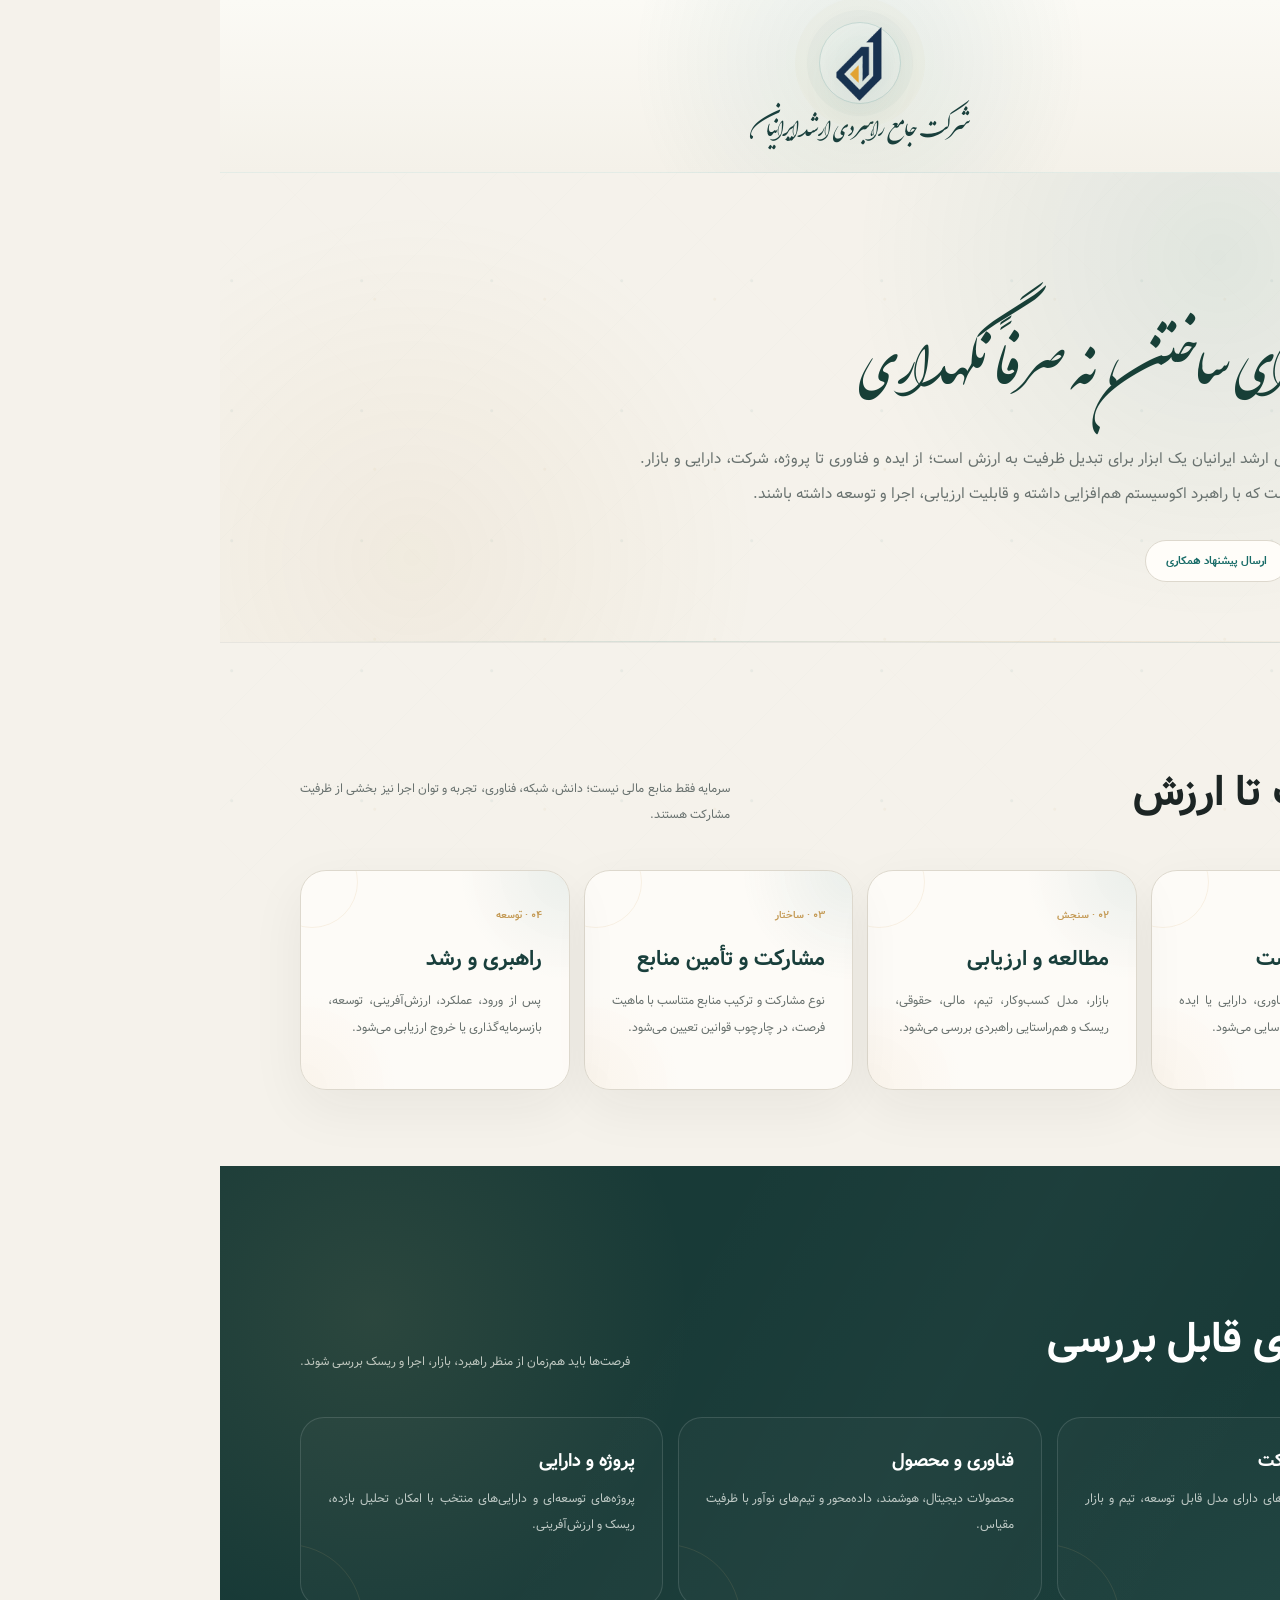
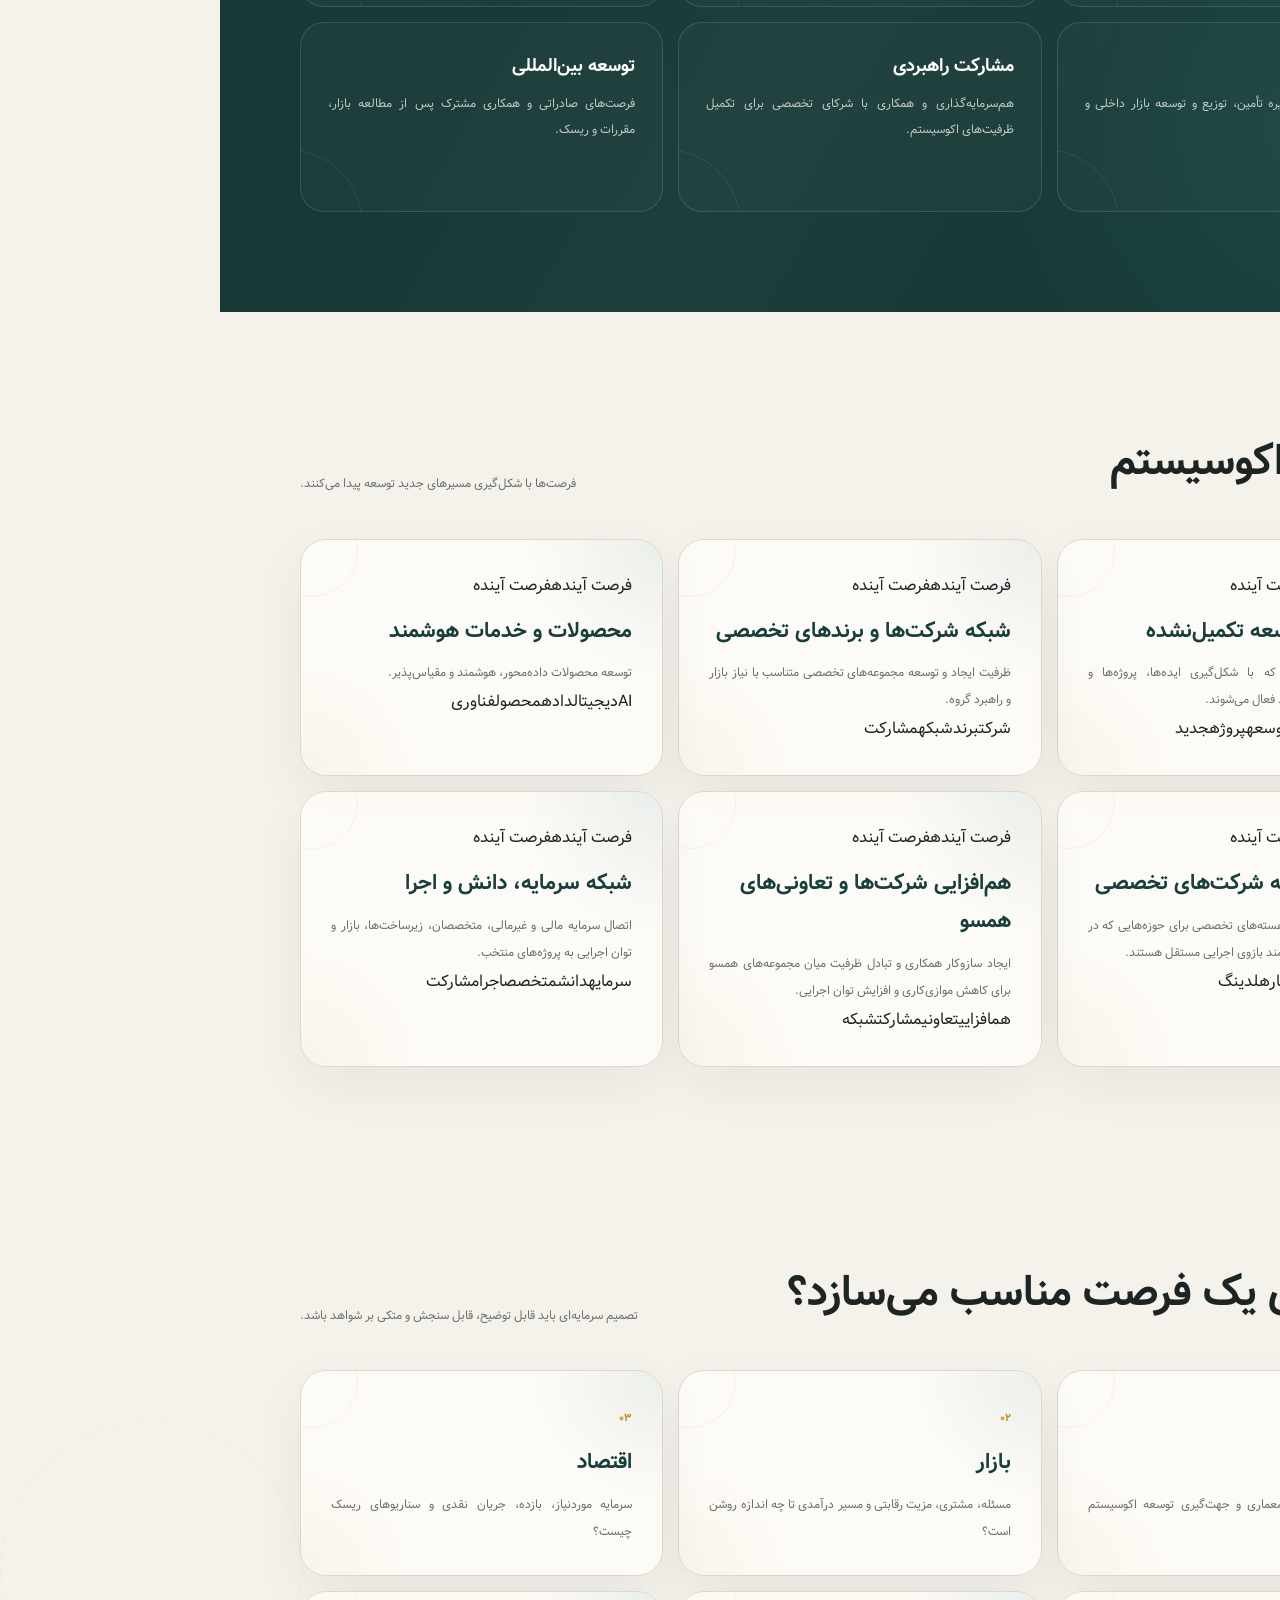
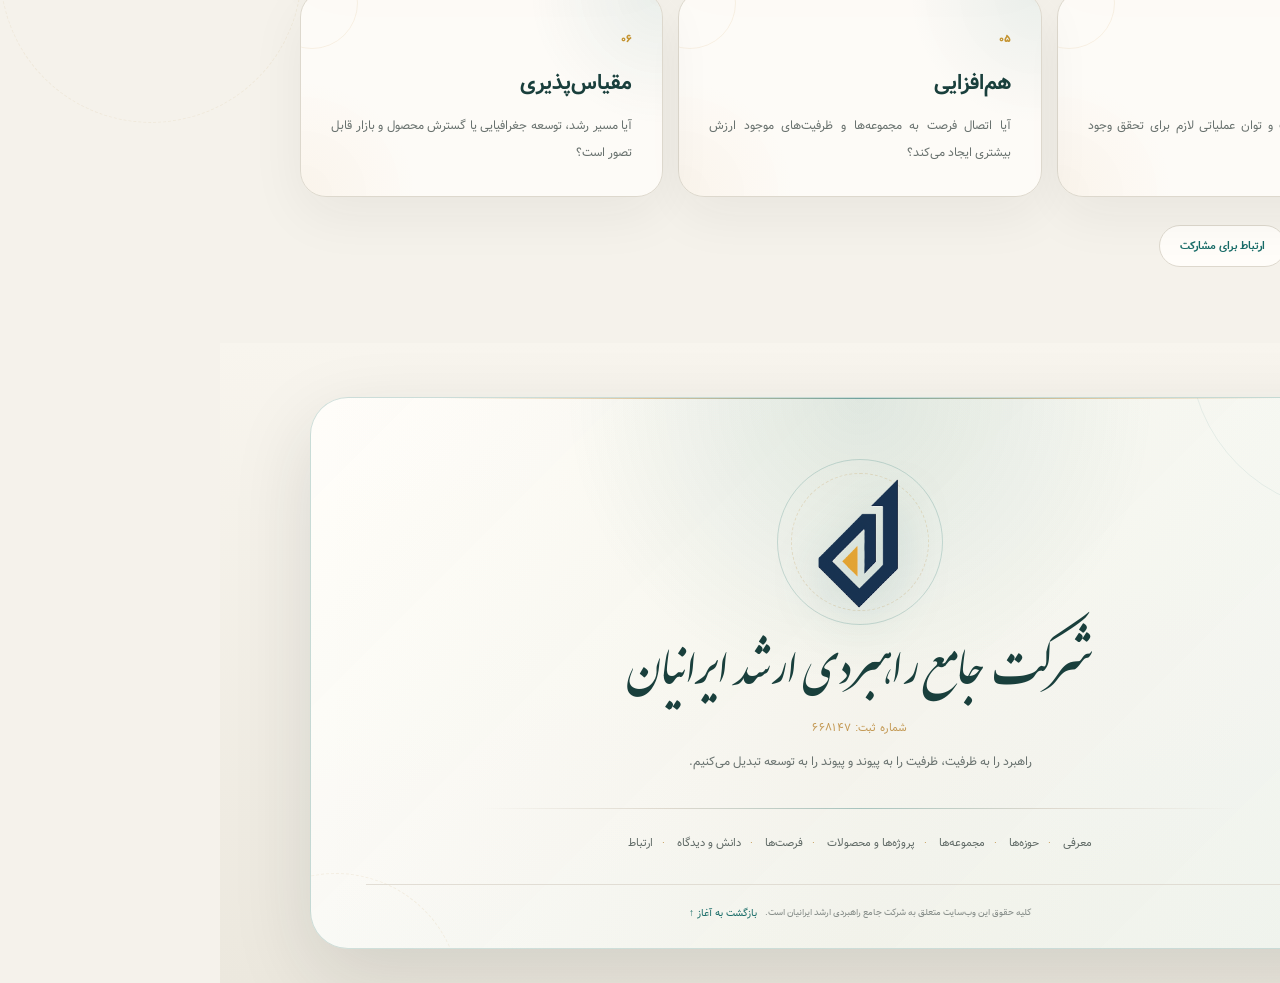
<file: pages/investment.html>
<!doctype html><html lang="fa" dir="rtl"><head><meta charset="utf-8"><meta name="viewport" content="width=device-width,initial-scale=1"><meta name="description" content="سرمایه‌گذاری و مشارکت در اکوسیستم ارشد ایرانیان؛ از شناسایی فرصت تا ارزیابی و توسعه."><title>سرمایه‌گذاری و مشارکت | ارشد ایرانیان</title><link rel="icon" href="../arshadiranianlogo.png"><link rel="stylesheet" href="../assets/css/site.css"></head><body><main><div class="page-hero"><div class="wrap"><div class="crumb">خانه / سرمایه‌گذاری</div><span class="kicker">سرمایه و مشارکت</span><h1>سرمایه برای ساختن، نه صرفاً نگهداری</h1><p>سرمایه‌گذاری در معماری ارشد ایرانیان یک ابزار برای تبدیل ظرفیت به ارزش است؛ از ایده و فناوری تا پروژه، شرکت، دارایی و بازار. تمرکز بر فرصت‌هایی است که با راهبرد اکوسیستم هم‌افزایی داشته و قابلیت ارزیابی، اجرا و توسعه داشته باشند.</p><div class="actions"><a class="btn btn-primary" href="#opportunities">فرصت‌های توسعه</a><a class="btn btn-light" href="contact.html">ارسال پیشنهاد همکاری</a></div></div></div><section><div class="wrap"><div class="head"><div><span class="kicker">منطق تصمیم سرمایه‌ای</span><h2>از فرصت تا ارزش</h2></div><p>سرمایه فقط منابع مالی نیست؛ دانش، شبکه، فناوری، تجربه و توان اجرا نیز بخشی از ظرفیت مشارکت هستند.</p></div><div class="timeline"><div class="step"><b>۰۱ · کشف</b><h3>شناسایی فرصت</h3><p>بازار، پروژه، شرکت، فناوری، دارایی یا ایده دارای ظرفیت توسعه شناسایی می‌شود.</p></div><div class="step"><b>۰۲ · سنجش</b><h3>مطالعه و ارزیابی</h3><p>بازار، مدل کسب‌وکار، تیم، مالی، حقوقی، ریسک و هم‌راستایی راهبردی بررسی می‌شود.</p></div><div class="step"><b>۰۳ · ساختار</b><h3>مشارکت و تأمین منابع</h3><p>نوع مشارکت و ترکیب منابع متناسب با ماهیت فرصت، در چارچوب قوانین تعیین می‌شود.</p></div><div class="step"><b>۰۴ · توسعه</b><h3>راهبری و رشد</h3><p>پس از ورود، عملکرد، ارزش‌آفرینی، توسعه، بازسرمایه‌گذاری یا خروج ارزیابی می‌شود.</p></div></div></div></section><section class="darkband"><div class="wrap"><div class="head"><div><span class="kicker">رادار فرصت</span><h2>قلمروهای قابل بررسی</h2></div><p>فرصت‌ها باید هم‌زمان از منظر راهبرد، بازار، اجرا و ریسک بررسی شوند.</p></div><div class="grid grid-3"><div class="darkcard"><h3>کسب‌وکار و شرکت</h3><p>مجموعه‌ها و کسب‌وکارهای دارای مدل قابل توسعه، تیم و بازار مشخص.</p></div><div class="darkcard"><h3>فناوری و محصول</h3><p>محصولات دیجیتال، هوشمند، داده‌محور و تیم‌های نوآور با ظرفیت مقیاس.</p></div><div class="darkcard"><h3>پروژه و دارایی</h3><p>پروژه‌های توسعه‌ای و دارایی‌های منتخب با امکان تحلیل بازده، ریسک و ارزش‌آفرینی.</p></div><div class="darkcard"><h3>تجارت و بازار</h3><p>فرصت‌های تجاری، زنجیره تأمین، توزیع و توسعه بازار داخلی و خارجی.</p></div><div class="darkcard"><h3>مشارکت راهبردی</h3><p>هم‌سرمایه‌گذاری و همکاری با شرکای تخصصی برای تکمیل ظرفیت‌های اکوسیستم.</p></div><div class="darkcard"><h3>توسعه بین‌المللی</h3><p>فرصت‌های صادراتی و همکاری مشترک پس از مطالعه بازار، مقررات و ریسک.</p></div></div></div></section><section id="opportunities"><div class="wrap"><div class="head"><div><span class="kicker">فرصت‌های آینده</span><h2>رادار باز اکوسیستم</h2></div><p>فرصت‌ها با شکل‌گیری مسیرهای جدید توسعه پیدا می‌کنند.</p></div><div class="grid grid-3" data-opportunity-grid></div></div></section><section><div class="wrap"><div class="head"><div><span class="kicker">معیارهای ارزیابی</span><h2>چه چیزی یک فرصت مناسب می‌سازد؟</h2></div><p>تصمیم سرمایه‌ای باید قابل توضیح، قابل سنجش و متکی بر شواهد باشد.</p></div><div class="grid grid-3"><article class="card"><span class="number">۰۱</span><h3>هم‌راستایی</h3><p>آیا فرصت بخشی از معماری و جهت‌گیری توسعه اکوسیستم است؟</p></article><article class="card"><span class="number">۰۲</span><h3>بازار</h3><p>مسئله، مشتری، مزیت رقابتی و مسیر درآمدی تا چه اندازه روشن است؟</p></article><article class="card"><span class="number">۰۳</span><h3>اقتصاد</h3><p>سرمایه موردنیاز، بازده، جریان نقدی و سناریوهای ریسک چیست؟</p></article><article class="card"><span class="number">۰۴</span><h3>اجرا</h3><p>تیم، فناوری، زیرساخت و توان عملیاتی لازم برای تحقق وجود دارد؟</p></article><article class="card"><span class="number">۰۵</span><h3>هم‌افزایی</h3><p>آیا اتصال فرصت به مجموعه‌ها و ظرفیت‌های موجود ارزش بیشتری ایجاد می‌کند؟</p></article><article class="card"><span class="number">۰۶</span><h3>مقیاس‌پذیری</h3><p>آیا مسیر رشد، توسعه جغرافیایی یا گسترش محصول و بازار قابل تصور است؟</p></article></div><div class="actions"><a class="btn btn-primary" href="search.html?q=سرمایه‌گذاری">جستجوی فرصت‌ها</a><a class="btn btn-light" href="contact.html">ارتباط برای مشارکت</a></div></div></section></main><script src="../data/ecosystem.js"></script><script src="../data/collections.js?v=1"></script><script src="../assets/js/ecosystem.js?v=2"></script><script src="../assets/js/shell.js?v=17"></script></body></html>
</file>
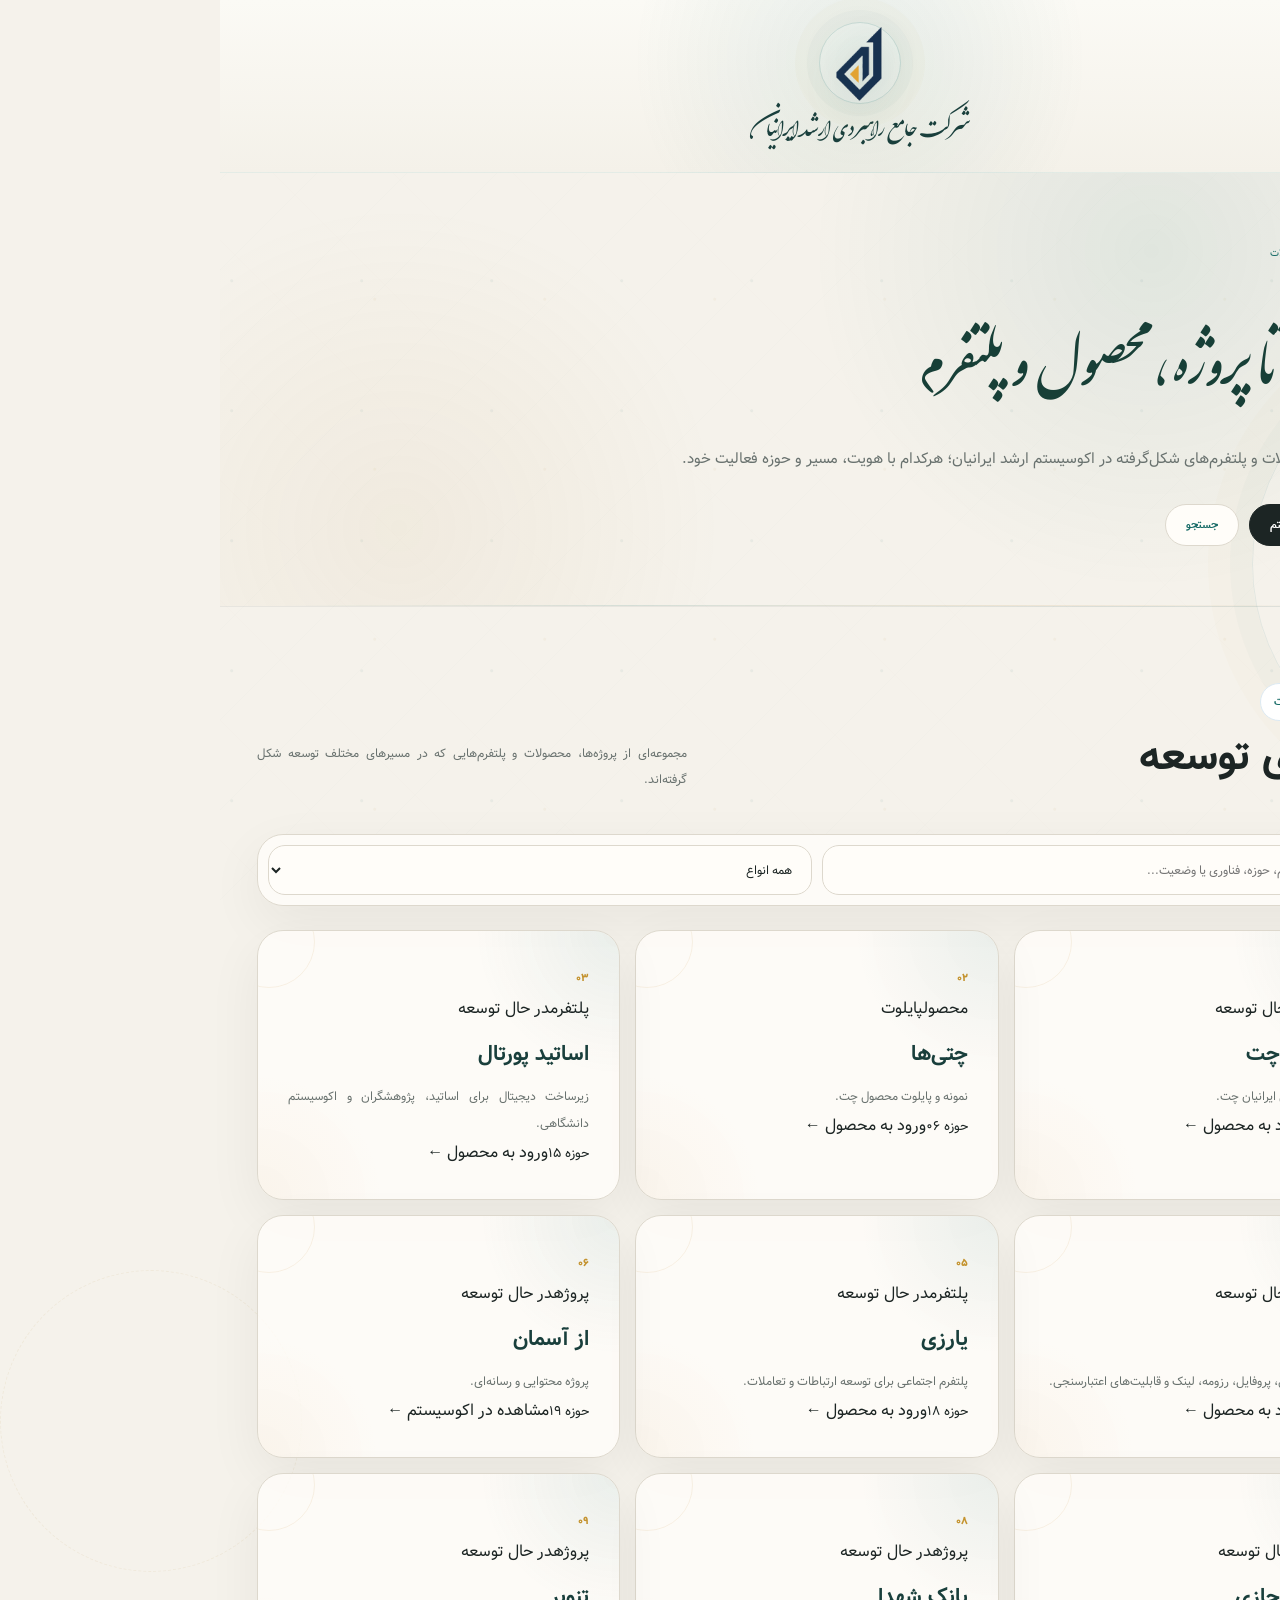
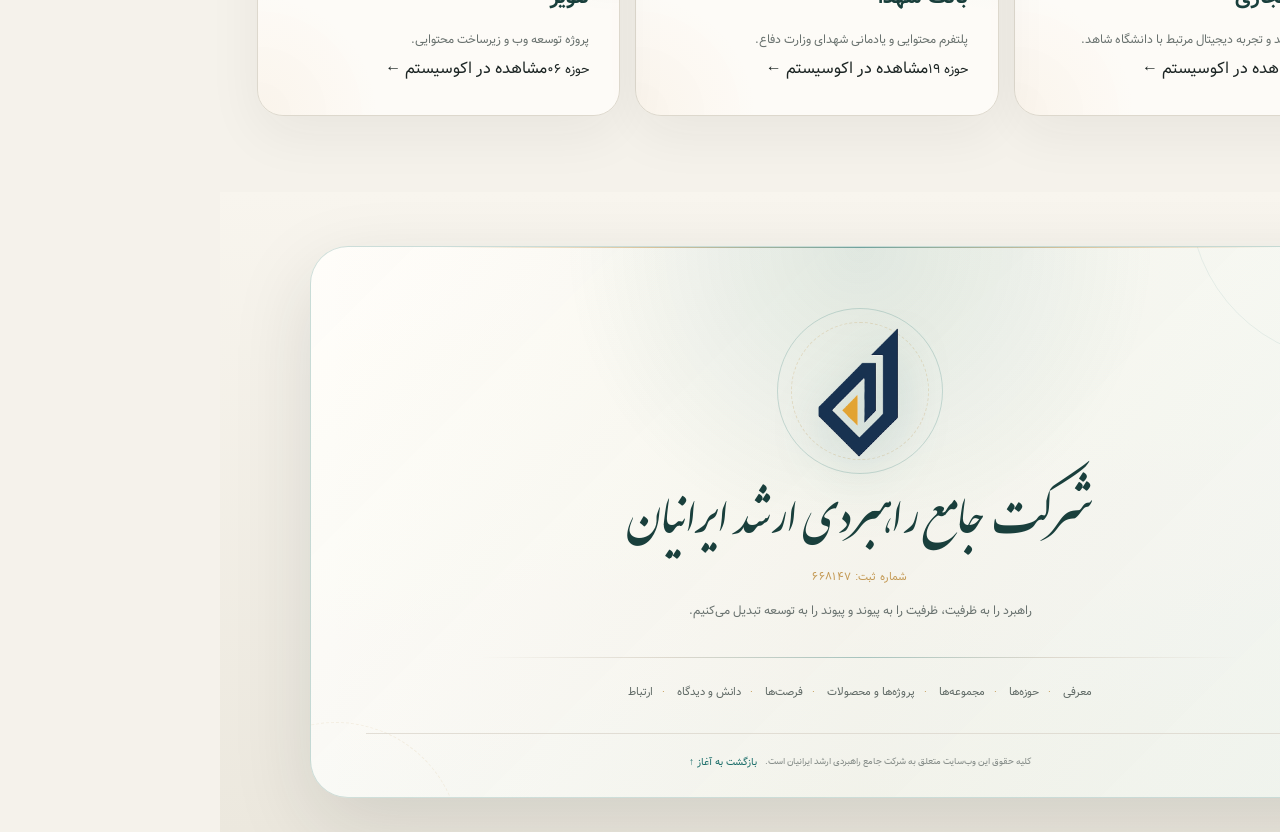
<file: pages/projects.html>
<!doctype html><html lang="fa" dir="rtl"><head><meta charset="utf-8"><meta name="viewport" content="width=device-width,initial-scale=1"><meta name="description" content="پروژه‌ها، محصولات و پلتفرم‌های اکوسیستم ارشد ایرانیان."><title>پروژه‌ها و محصولات | ارشد ایرانیان</title><link rel="icon" href="../arshadiranianlogo.png"><link rel="stylesheet" href="../assets/css/site.css"></head><body><main><div class="page-hero"><div class="wrap"><div class="crumb">خانه / پروژه‌ها و محصولات</div><span class="kicker">پرتفوی توسعه</span><h1>از ایده تا پروژه، محصول و پلتفرم</h1><p>پروژه‌ها، محصولات و پلتفرم‌های شکل‌گرفته در اکوسیستم ارشد ایرانیان؛ هرکدام با هویت، مسیر و حوزه فعالیت خود.</p><div class="actions"><a class="btn btn-primary" href="ecosystem.html">مشاهده اکوسیستم</a><a class="btn btn-light" href="search.html">جستجو</a></div></div></div><section><div class="wrap"><div class="head"><div><span class="kicker">پروژه‌ها و محصولات</span><h2>پرتفوی توسعه</h2></div><p>مجموعه‌ای از پروژه‌ها، محصولات و پلتفرم‌هایی که در مسیرهای مختلف توسعه شکل گرفته‌اند.</p></div><div class="filterbar"><input class="search" id="q" placeholder="جست‌وجوی نام، حوزه، فناوری یا وضعیت..."><select class="search" id="type"><option value="all">همه انواع</option><option value="پلتفرم">پلتفرم</option><option value="محصول">محصول</option><option value="پروژه">پروژه</option></select></div><div class="grid grid-3" id="projects"></div></div></section></main><script src="../data/ecosystem.js"></script><script>document.addEventListener('DOMContentLoaded',function(){const data=window.ARSHAD_ECOSYSTEM;if(!data)return;const box=document.getElementById('projects'),q=document.getElementById('q'),type=document.getElementById('type'),allowed=['پلتفرم','محصول','پروژه'],items=(data.entities||[]).filter(x=>allowed.includes(x.type));function norm(v){return(v||'').toLocaleLowerCase('fa-IR').replace(/ي/g,'ی').replace(/ك/g,'ک')}function esc(v){return String(v??'').replace(/[&<>"']/g,function(c){return({'&':'&amp;','<':'&lt;','>':'&gt;','"':'&quot;',"'":'&#39;'})[c]})}function render(){const s=norm(q.value.trim()),t=type.value,filtered=items.filter(x=>(t==='all'||x.type===t)&&(!s||norm(`${x.name} ${x.type} ${x.status} ${(x.tags||[]).join(' ')} ${x.desc} ${x.domain}`).includes(s)));box.innerHTML=filtered.map((x,i)=>`<article class="card"><span class="number">${String(i+1).padStart(2,'0')}</span><div class="discover-top"><span class="pill">${esc(x.type)}</span><span class="status">${esc(x.status)}</span></div><h3>${esc(x.name)}</h3><p>${esc(x.desc)}</p><small class="section-domain">حوزه ${esc(x.domain)}</small>${x.url?`<a class="discover-link" href="${esc(x.url)}" target="_blank" rel="noopener">ورود به محصول ←</a>`:`<a class="discover-link" href="search.html?q=${encodeURIComponent(x.name)}">مشاهده در اکوسیستم ←</a>`}</article>`).join('')||'<div class="empty-state"><strong>نتیجه‌ای پیدا نشد</strong><p>عبارت دیگری را امتحان کنید یا فیلتر را تغییر دهید.</p></div>'}q.oninput=render;type.onchange=render;render()});</script><script src="../assets/js/shell.js?v=17"></script></body></html>
</file>
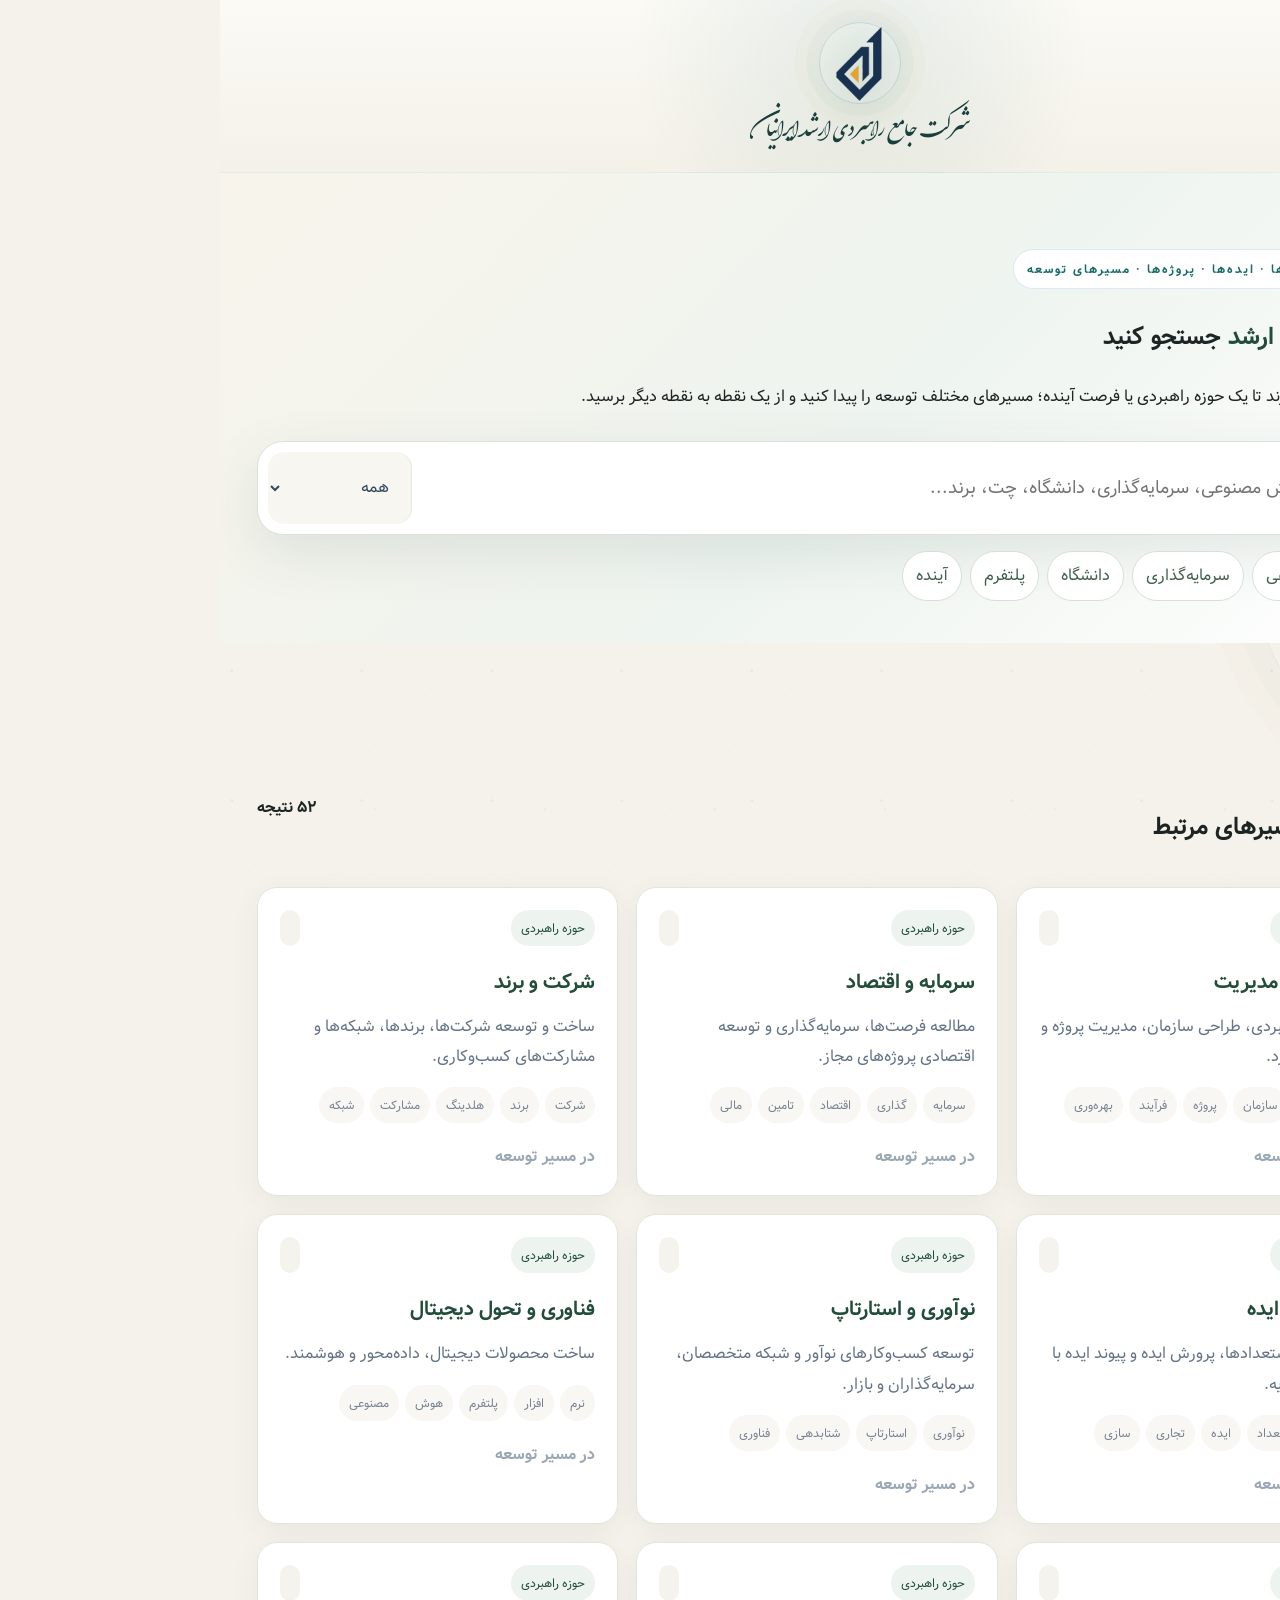
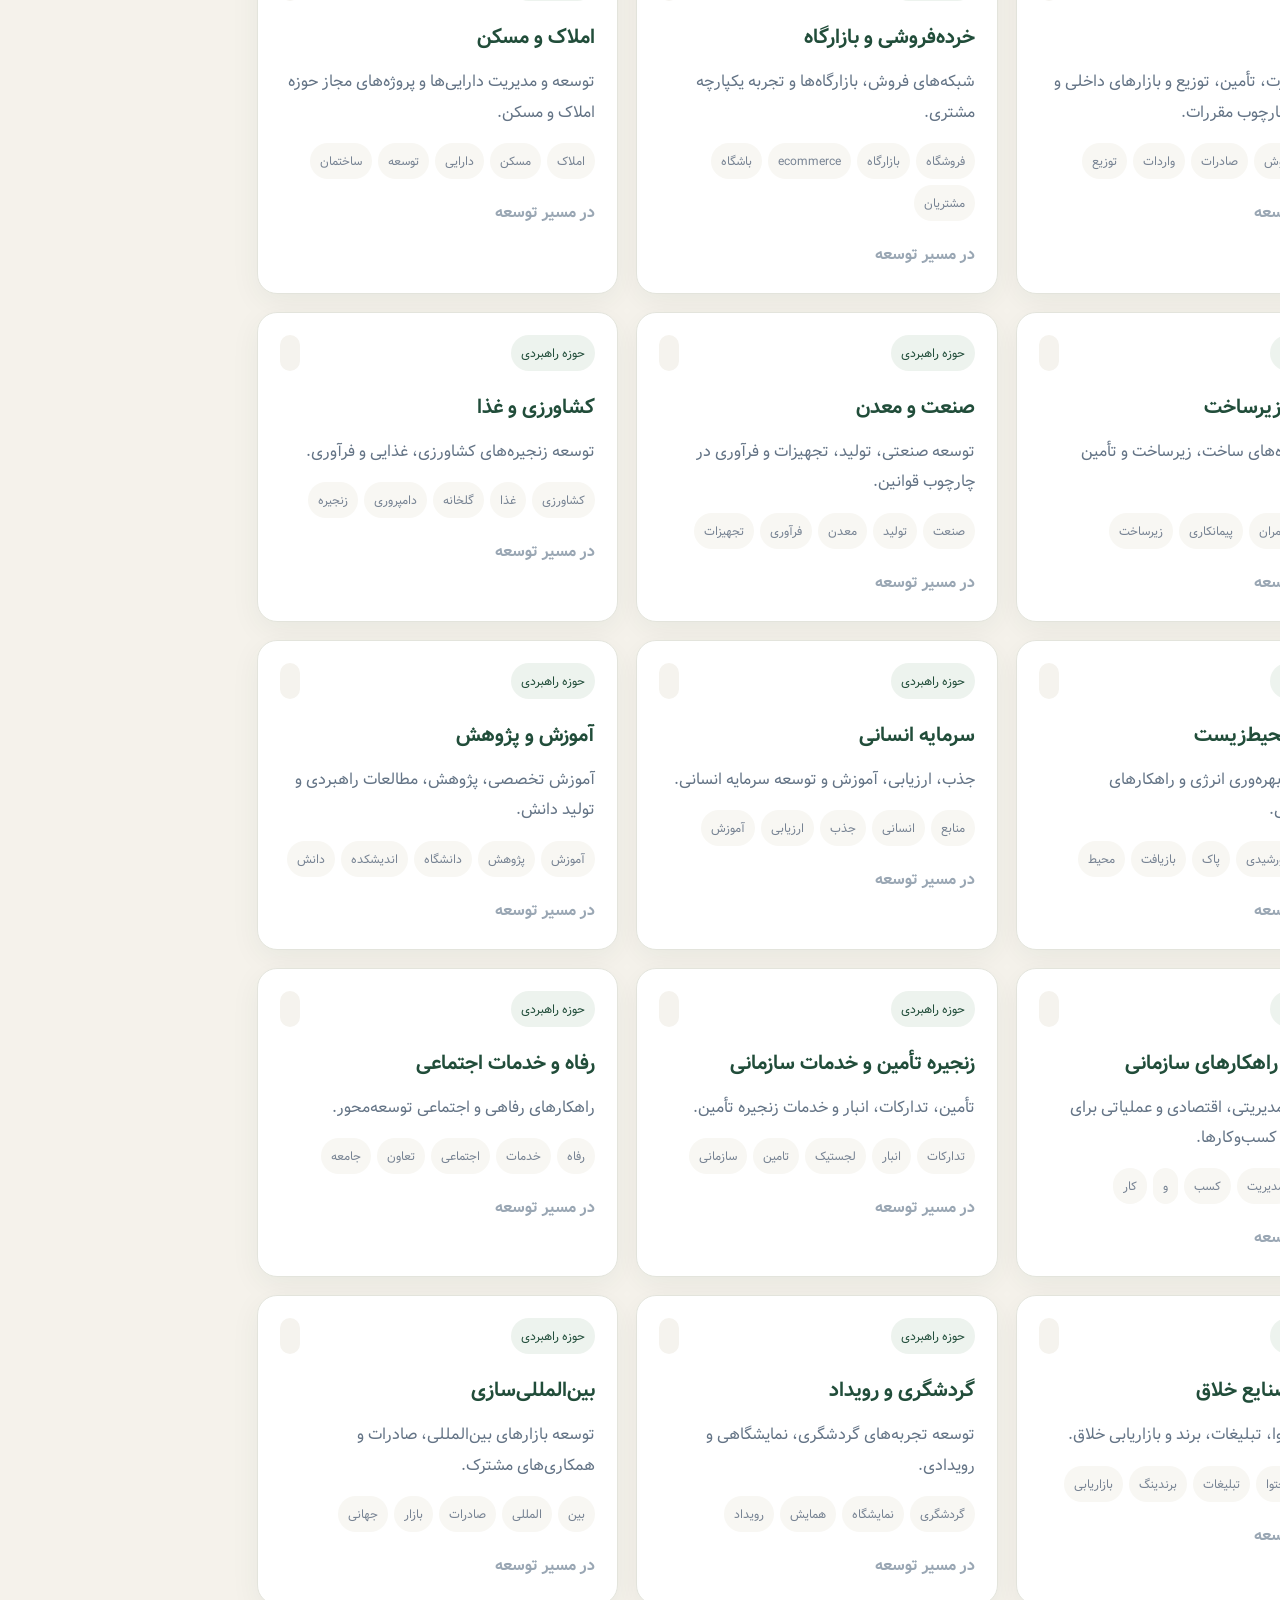
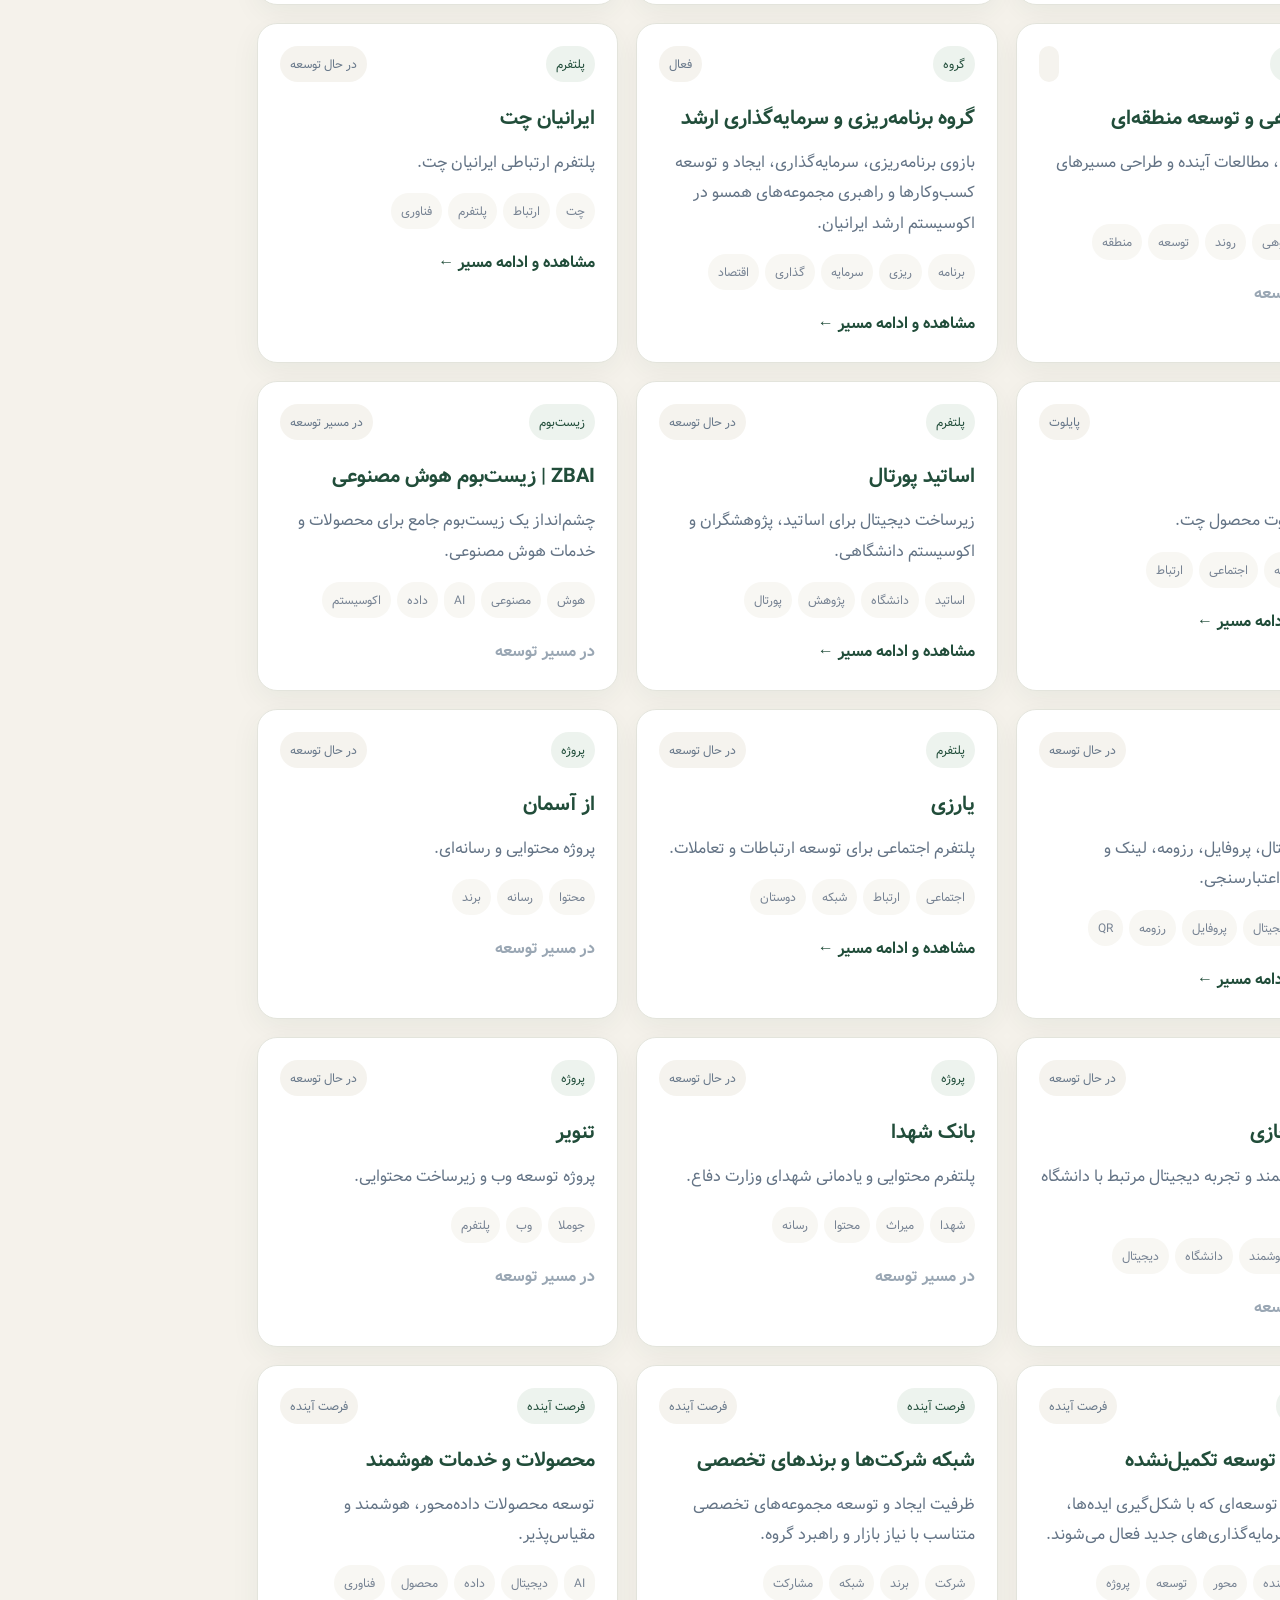
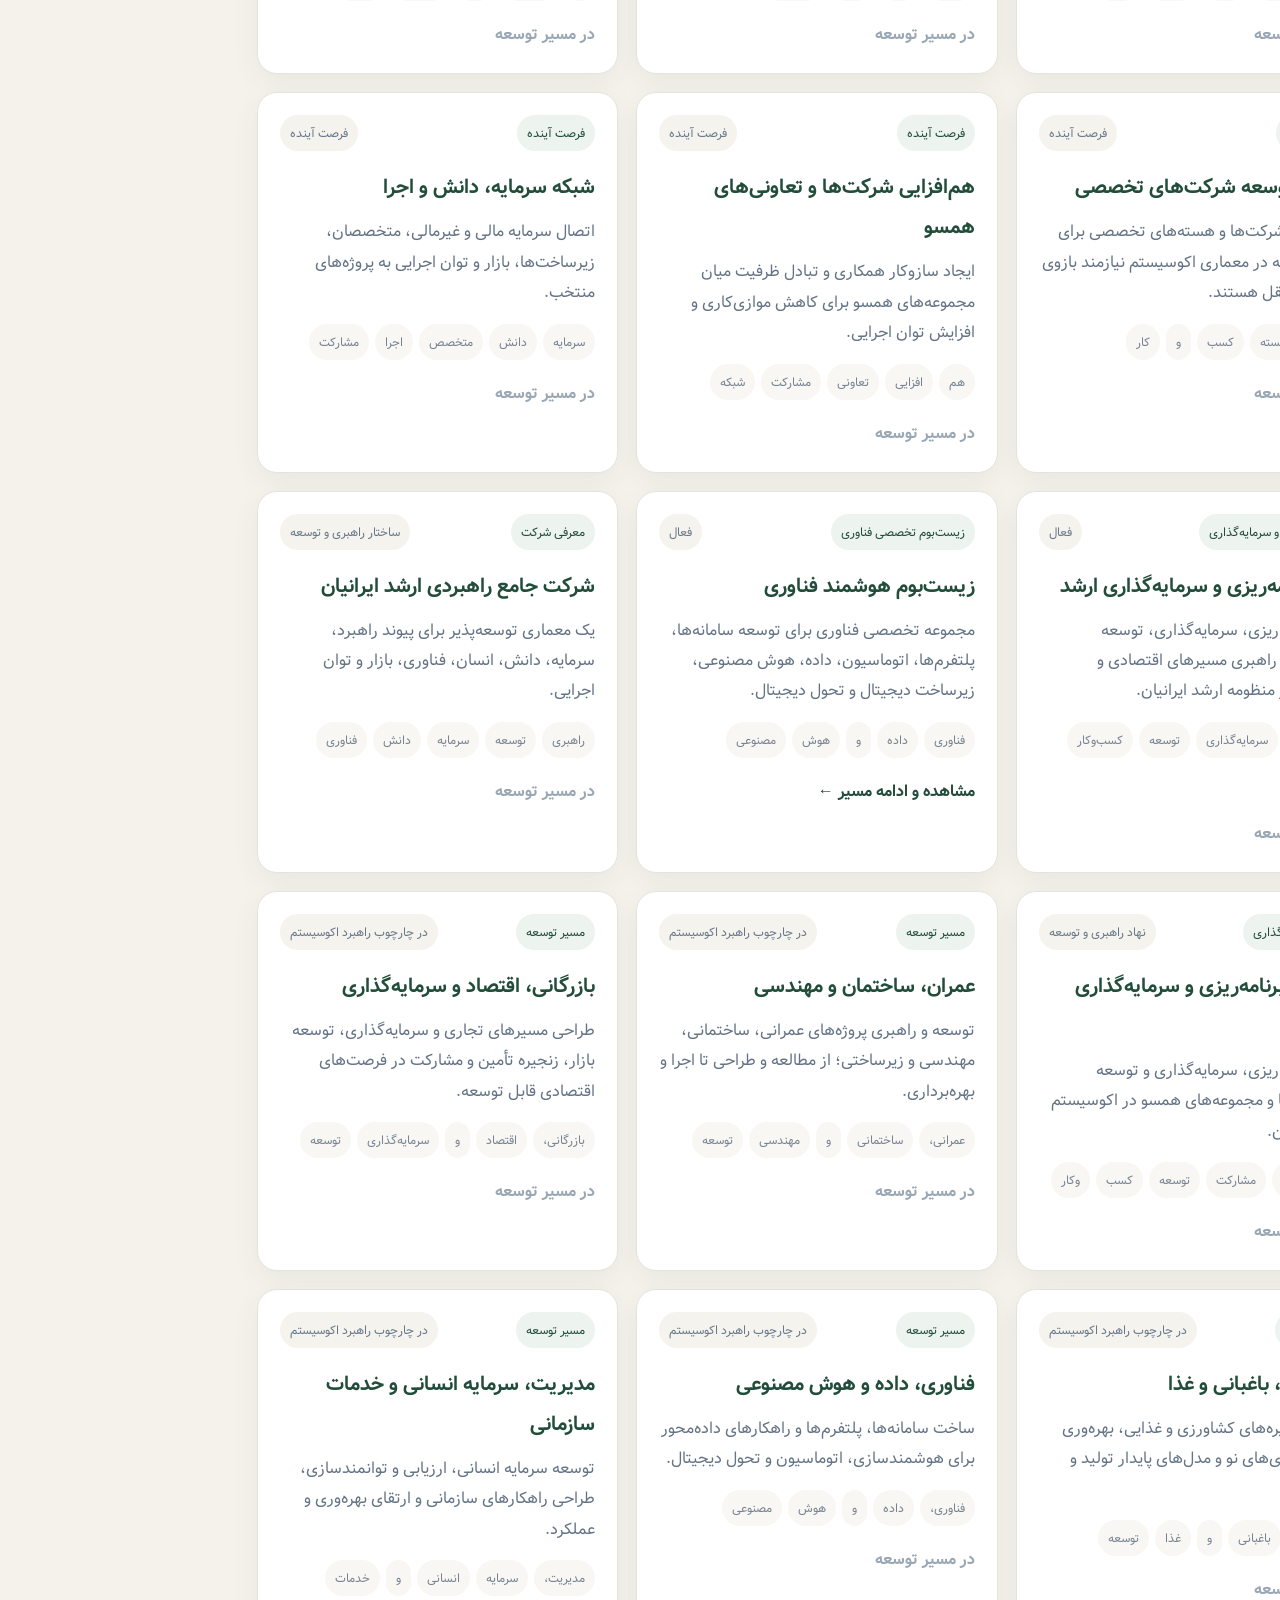
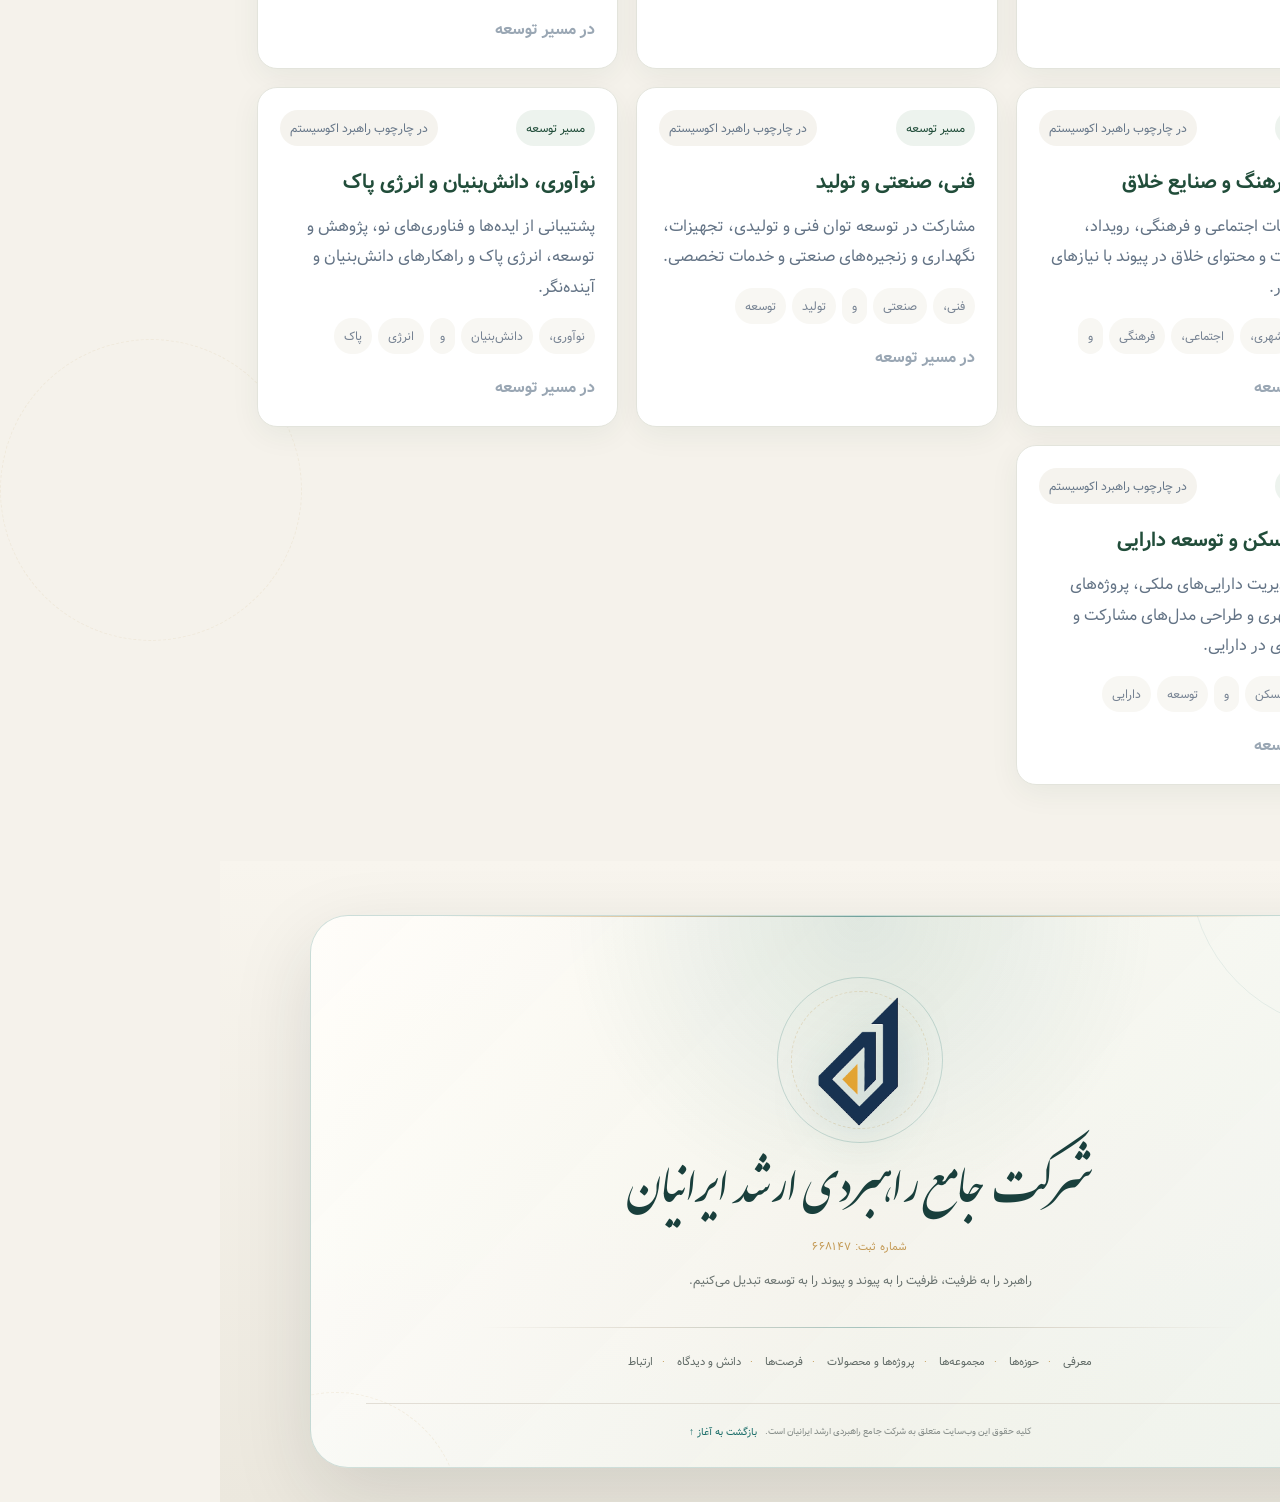
<file: pages/search.html>
<!doctype html><html lang="fa" dir="rtl"><head><meta charset="utf-8"><meta name="viewport" content="width=device-width, initial-scale=1"><meta name="description" content="جستجو و کشف در ساختار ارشد ایرانیان؛ پروژه‌ها، حوزه‌ها، ایده‌ها و فرصت‌های توسعه."><title>جستجو | ارشد ایرانیان</title><link rel="stylesheet" href="../assets/css/site.css"><style>.search-hero{padding:72px 0 42px;background:linear-gradient(135deg,#f8f4eb,#eef4ef 55%,#fff);position:relative;overflow:hidden}.search-hero h1 span{color:#214d3a}.search-box{margin-top:28px;background:#fff;border:1px solid #dce2d9;border-radius:26px;padding:10px;display:flex;gap:10px;box-shadow:0 18px 55px rgba(29,71,55,.1)}.search-box input{flex:1;border:0;outline:0;font:inherit;font-size:18px;padding:18px 20px;background:transparent}.search-box select{border:0;border-right:1px solid #e4e6df;background:#f7f6f1;border-radius:16px;padding:0 18px;font:inherit;color:#34495e}.discover-meta{display:flex;justify-content:space-between;align-items:center;margin:26px 0 16px}.discover-grid{display:grid;grid-template-columns:repeat(3,1fr);gap:18px}.discover-card{background:#fff;border:1px solid #e3e4dc;border-radius:20px;padding:22px;box-shadow:0 8px 30px rgba(25,65,45,.06);transition:.2s}.discover-card:hover{transform:translateY(-3px)}.discover-top{display:flex;justify-content:space-between;gap:10px;margin-bottom:16px}.pill,.status,.discover-tags span{display:inline-flex;align-items:center;border-radius:999px;padding:6px 10px;font-size:12px}.pill{background:#edf3ee;color:#214d3a}.status{background:#f5f3ee;color:#68788a}.discover-card h3{margin:0 0 10px;font-size:20px;color:#214d3a}.discover-card p{color:#647486;line-height:1.9;margin:0 0 15px}.discover-tags{display:flex;flex-wrap:wrap;gap:6px}.discover-tags span{background:#f8f7f3;color:#778393}.discover-link{display:block;margin-top:18px;color:#214d3a;font-weight:700}.discover-link.muted{color:#9aa7b4}.empty-state{grid-column:1/-1;text-align:center;padding:60px 20px;background:#fff;border:1px dashed #cbd5ca;border-radius:22px}.quick-search{display:flex;flex-wrap:wrap;gap:8px;margin-top:16px}.quick-search button{border:1px solid #d7dfd6;background:#fff;border-radius:999px;padding:8px 13px;font:inherit;cursor:pointer;color:#41604d}@media(max-width:900px){.discover-grid{grid-template-columns:repeat(2,1fr)}}@media(max-width:650px){.search-box{display:block}.search-box select{width:100%;height:48px;border-right:0;border-top:1px solid #e4e6df}.discover-grid{grid-template-columns:1fr}}</style></head><body><main><section class="search-hero"><div class="wrap"><span class="eyebrow">کشف فرصت‌ها · ایده‌ها · پروژه‌ها · مسیرهای توسعه</span><h1>در <span>ساختار ارشد</span> جستجو کنید</h1><p>از یک پروژه و برند تا یک حوزه راهبردی یا فرصت آینده؛ مسیرهای مختلف توسعه را پیدا کنید و از یک نقطه به نقطه دیگر برسید.</p><div class="search-box"><input data-ecosystem-search type="search" placeholder="مثلاً: هوش مصنوعی، سرمایه‌گذاری، دانشگاه، چت، برند..." autocomplete="off"><select data-search-filter><option>همه</option><option>حوزه راهبردی</option><option>مجموعه فعال</option><option>پلتفرم</option><option>محصول</option><option>پروژه</option><option>فرصت آینده</option></select></div><div class="quick-search"><button type="button" data-q="هوش مصنوعی">هوش مصنوعی</button><button type="button" data-q="سرمایه گذاری">سرمایه‌گذاری</button><button type="button" data-q="دانشگاه">دانشگاه</button><button type="button" data-q="پلتفرم">پلتفرم</button><button type="button" data-q="آینده">آینده</button></div></div></section><section><div class="wrap"><div class="discover-meta"><div><span class="kicker">بانک کشف</span><h2>نتایج و مسیرهای مرتبط</h2></div><strong data-search-count>در حال بارگذاری...</strong></div><div class="discover-grid" data-search-results></div></div></section></main><script src="../data/ecosystem.js"></script><script src="../data/collections.js?v=1"></script><script src="../assets/js/ecosystem.js?v=2"></script><script>const params=new URLSearchParams(window.location.search);if(params.get('q')){const input=document.querySelector('[data-ecosystem-search]');input.value=params.get('q');input.dispatchEvent(new Event('input'))}document.querySelectorAll('[data-q]').forEach(button=>button.addEventListener('click',()=>{const input=document.querySelector('[data-ecosystem-search]');input.value=button.dataset.q;input.dispatchEvent(new Event('input'));input.focus()}));</script><script src="../assets/js/shell.js?v=17"></script></body></html>
</file>
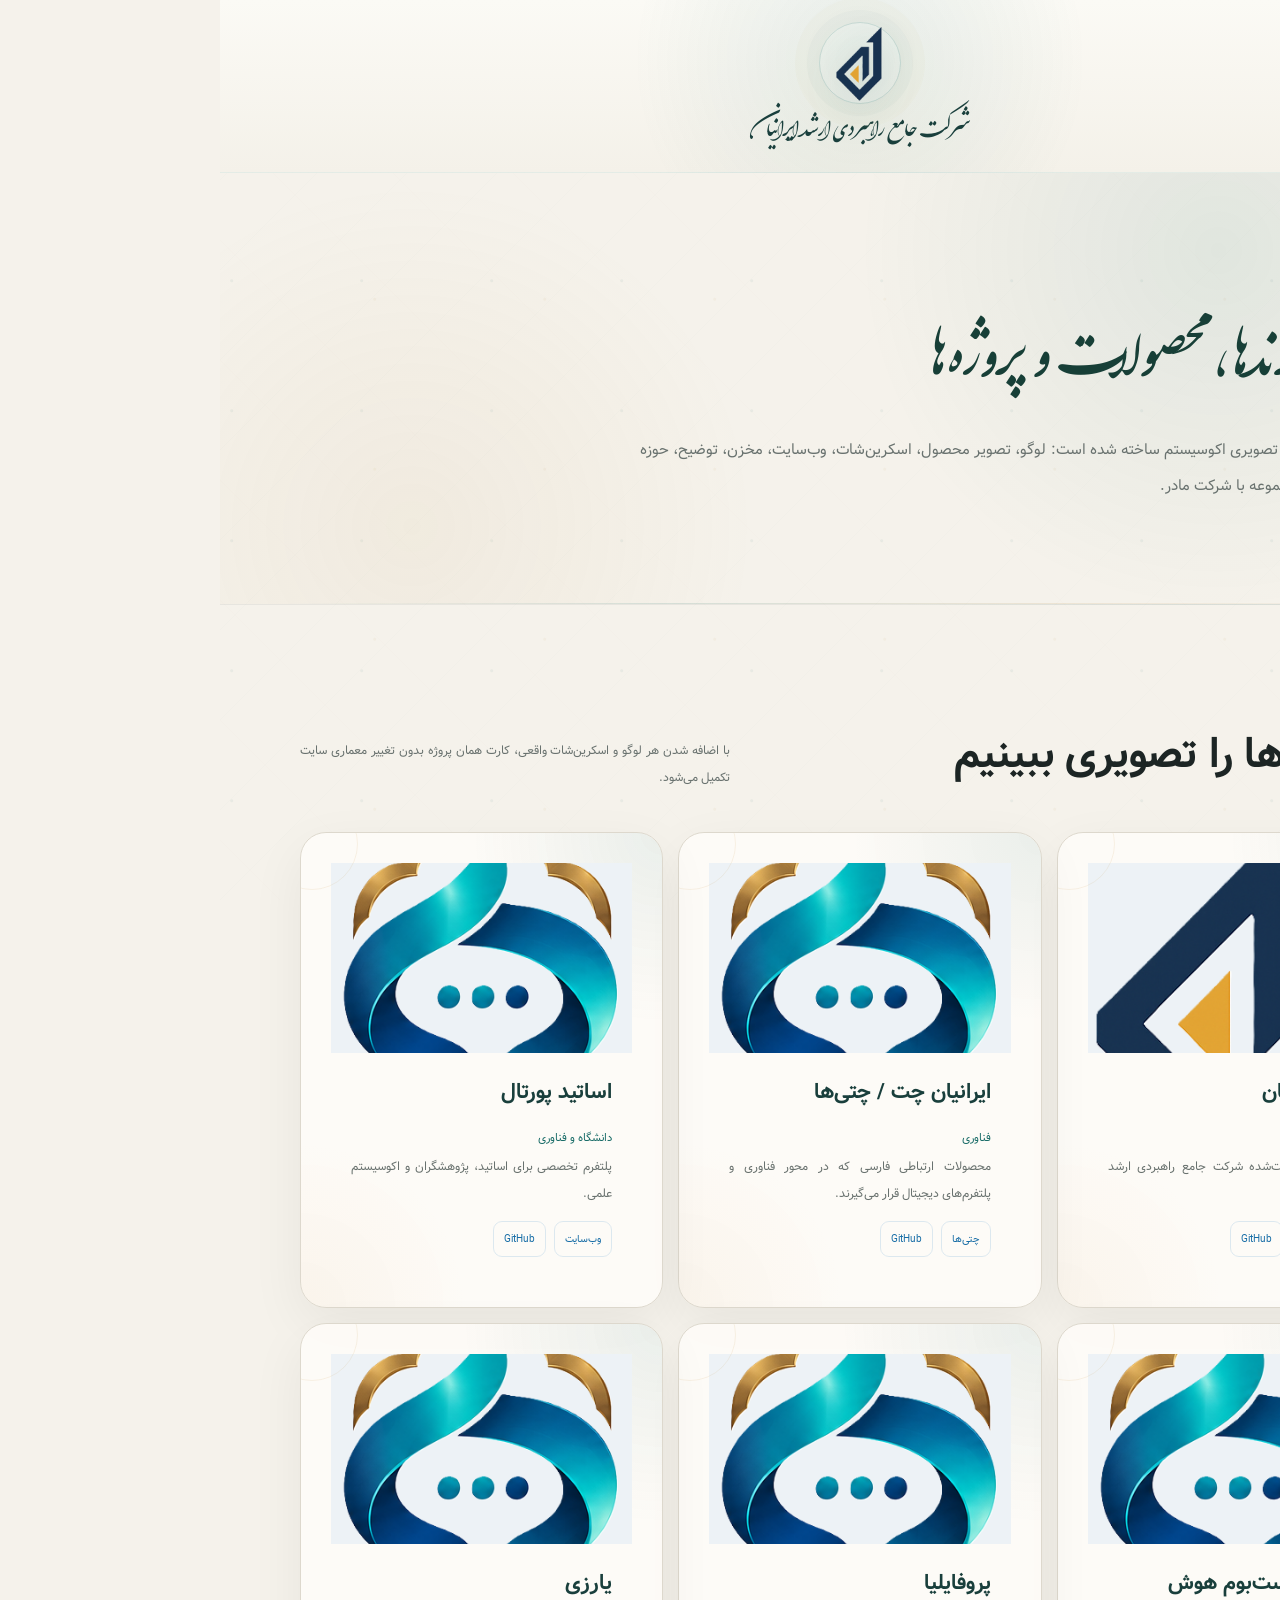
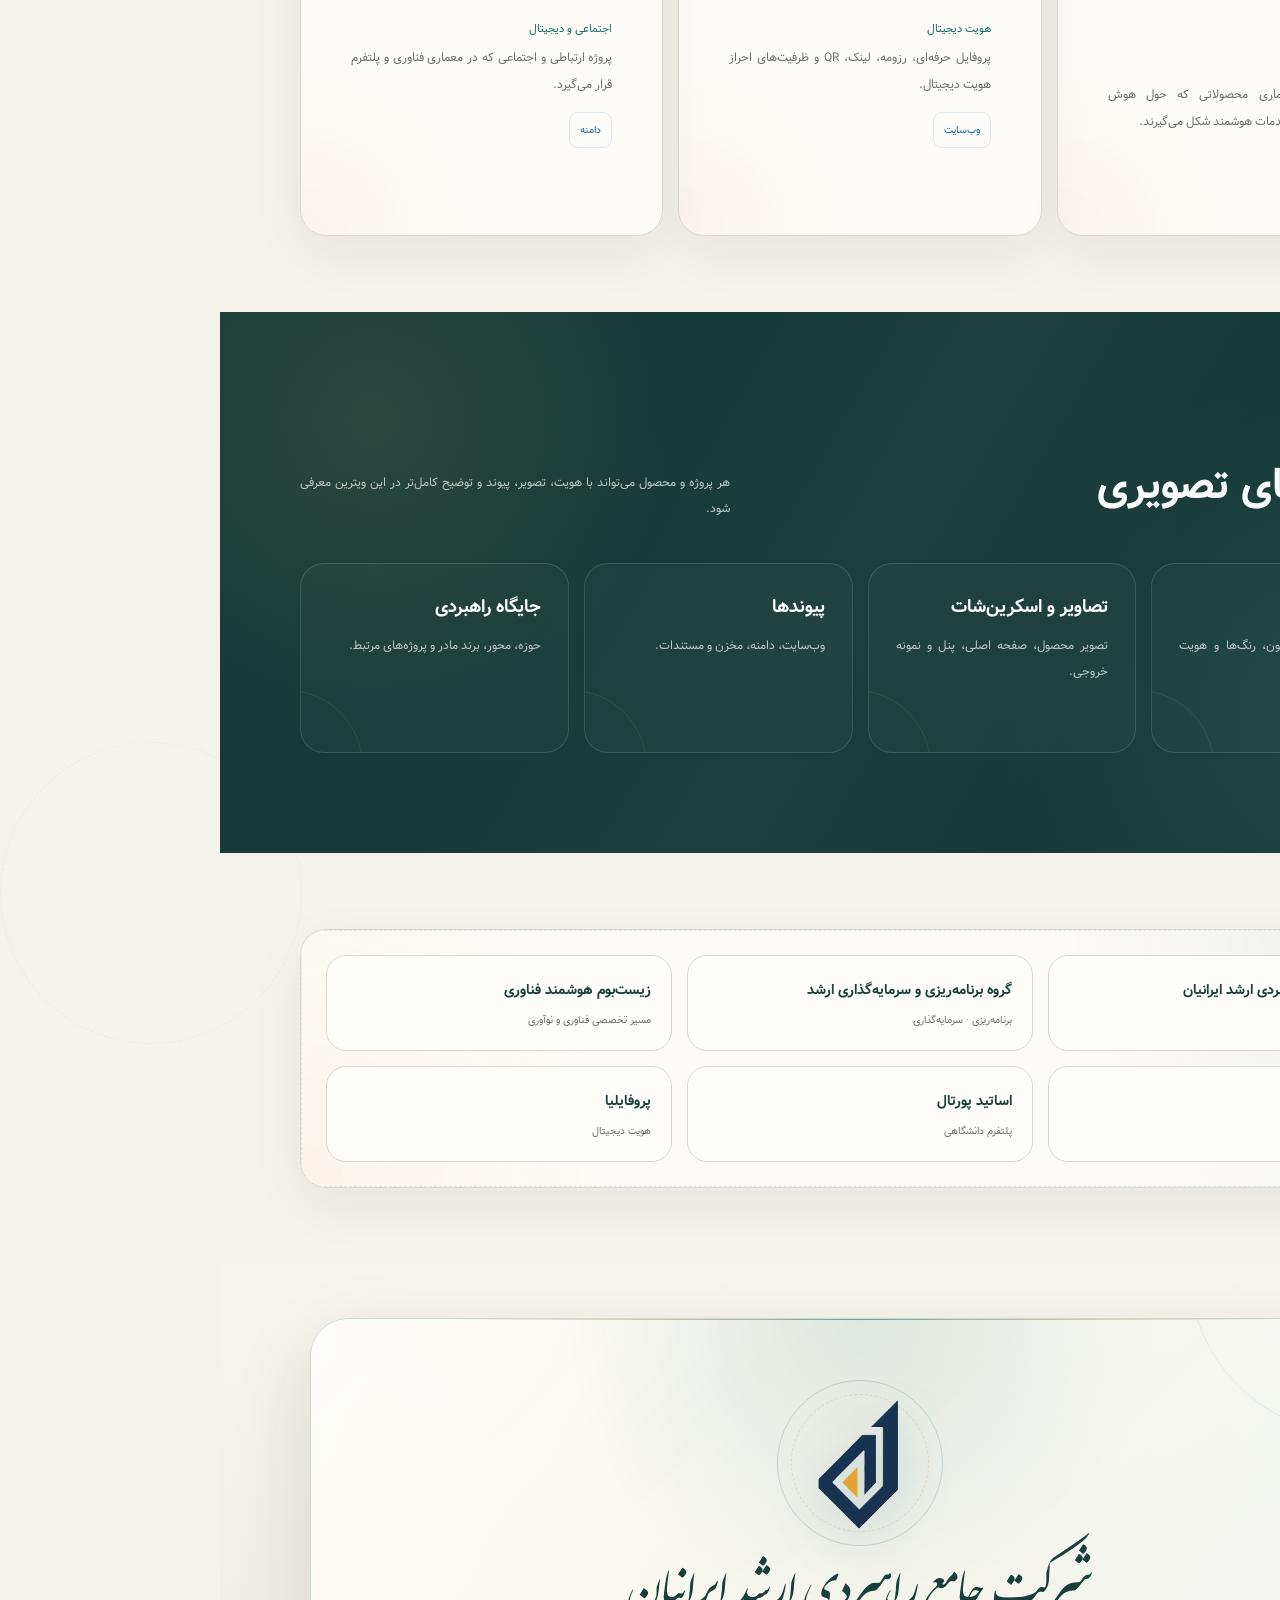
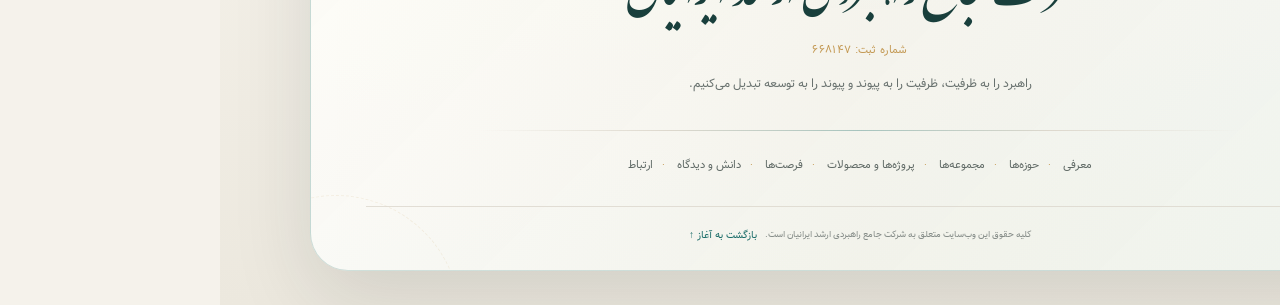
<file: pages/showcase.html>
<!doctype html><html lang="fa" dir="rtl"><head><meta charset="utf-8"><meta name="viewport" content="width=device-width,initial-scale=1"><title>ویترین مجموعه‌ها | ارشد ایرانیان</title><link rel="icon" href="../arshadiranianlogo.png"><link rel="stylesheet" href="../assets/css/site.css"></head><body><main><div class="page-hero"><div class="wrap"><div class="crumb">خانه / ویترین مجموعه‌ها</div><h1>ویترین برندها، محصولات و پروژه‌ها</h1><p>این صفحه برای نمایش تصویری اکوسیستم ساخته شده است: لوگو، تصویر محصول، اسکرین‌شات، وب‌سایت، مخزن، توضیح، حوزه راهبردی و ارتباط هر مجموعه با شرکت مادر.</p></div></div><section><div class="wrap"><div class="head"><div><span class="kicker">هویت بصری</span><h2>مجموعه‌ها را تصویری ببینیم</h2></div><p>با اضافه شدن هر لوگو و اسکرین‌شات واقعی، کارت همان پروژه بدون تغییر معماری سایت تکمیل می‌شود.</p></div><div class="grid grid-3"><article class="card media-card"><img src="../arshadiranianlogo.png" alt="لوگوی ثبت‌شده ارشد ایرانیان"><div class="media-body"><h3>ارشد ایرانیان</h3><span class="tag">شرکت مادر</span><p>هویت اصلی و ثبت‌شده شرکت جامع راهبردی ارشد ایرانیان.</p><div class="linkrow"><a href="../index.html">وب‌سایت مادر</a><a href="https://github.com/kazemi44468-bot/arshadiranian">GitHub</a></div></div></article><article class="card media-card"><img src="../assets/images/logo.png" alt="پروژه‌های گروه"><div class="media-body"><h3>ایرانیان چت / چتی‌ها</h3><span class="tag">فناوری</span><p>محصولات ارتباطی فارسی که در محور فناوری و پلتفرم‌های دیجیتال قرار می‌گیرند.</p><div class="linkrow"><a href="https://chatiha.ir">چتی‌ها</a><a href="https://github.com/kazemi44468-bot/iranianchat">GitHub</a></div></div></article><article class="card media-card"><img src="../assets/images/logo.png" alt="اساتید پورتال"><div class="media-body"><h3>اساتید پورتال</h3><span class="tag">دانشگاه و فناوری</span><p>پلتفرم تخصصی برای اساتید، پژوهشگران و اکوسیستم علمی.</p><div class="linkrow"><a href="https://asatidsite.ir">وب‌سایت</a><a href="https://github.com/kazemi44468-bot/asatidsite">GitHub</a></div></div></article><article class="card media-card"><img src="../assets/images/logo.png" alt="ZBAI"><div class="media-body"><h3>ZBAI | زیست‌بوم هوش مصنوعی</h3><span class="tag">هوش مصنوعی</span><p>اکوسیستم و معماری محصولاتی که حول هوش مصنوعی، داده و خدمات هوشمند شکل می‌گیرند.</p><div class="linkrow"><a href="../index.html">جایگاه در گروه</a></div></div></article><article class="card media-card"><img src="../assets/images/logo.png" alt="پروفایلیا"><div class="media-body"><h3>پروفایلیا</h3><span class="tag">هویت دیجیتال</span><p>پروفایل حرفه‌ای، رزومه، لینک، QR و ظرفیت‌های احراز هویت دیجیتال.</p><div class="linkrow"><a href="https://profilia.ir">وب‌سایت</a></div></div></article><article class="card media-card"><img src="../assets/images/logo.png" alt="یارزی"><div class="media-body"><h3>یارزی</h3><span class="tag">اجتماعی و دیجیتال</span><p>پروژه ارتباطی و اجتماعی که در معماری فناوری و پلتفرم قرار می‌گیرد.</p><div class="linkrow"><a href="https://yarzi.ir">دامنه</a></div></div></article></div></div></section><section class="darkband"><div class="wrap"><div class="head"><div><span class="kicker">ویترین توسعه</span><h2>پرونده‌های تصویری</h2></div><p>هر پروژه و محصول می‌تواند با هویت، تصویر، پیوند و توضیح کامل‌تر در این ویترین معرفی شود.</p></div><div class="grid grid-4"><div class="darkcard"><h3>لوگو و هویت</h3><p>لوگو اصلی، نسخه آیکون، رنگ‌ها و هویت بصری.</p></div><div class="darkcard"><h3>تصاویر و اسکرین‌شات</h3><p>تصویر محصول، صفحه اصلی، پنل و نمونه خروجی.</p></div><div class="darkcard"><h3>پیوندها</h3><p>وب‌سایت، دامنه، مخزن و مستندات.</p></div><div class="darkcard"><h3>جایگاه راهبردی</h3><p>حوزه، محور، برند مادر و پروژه‌های مرتبط.</p></div></div></div></section><section><div class="wrap"><div class="architecture"><div class="grid grid-3"><div class="node"><strong>شرکت جامع راهبردی ارشد ایرانیان</strong><span>هسته مادر</span></div><div class="node"><strong>گروه برنامه‌ریزی و سرمایه‌گذاری ارشد</strong><span>برنامه‌ریزی · سرمایه‌گذاری</span></div><div class="node"><strong>زیست‌بوم هوشمند فناوری</strong><span>مسیر تخصصی فناوری و نوآوری</span></div><div class="node"><strong>ایرانیان چت</strong><span>پلتفرم ارتباطی</span></div><div class="node"><strong>اساتید پورتال</strong><span>پلتفرم دانشگاهی</span></div><div class="node"><strong>پروفایلیا</strong><span>هویت دیجیتال</span></div></div></div></div></section></main><script src="../assets/js/shell.js?v=17"></script></body></html>
</file>
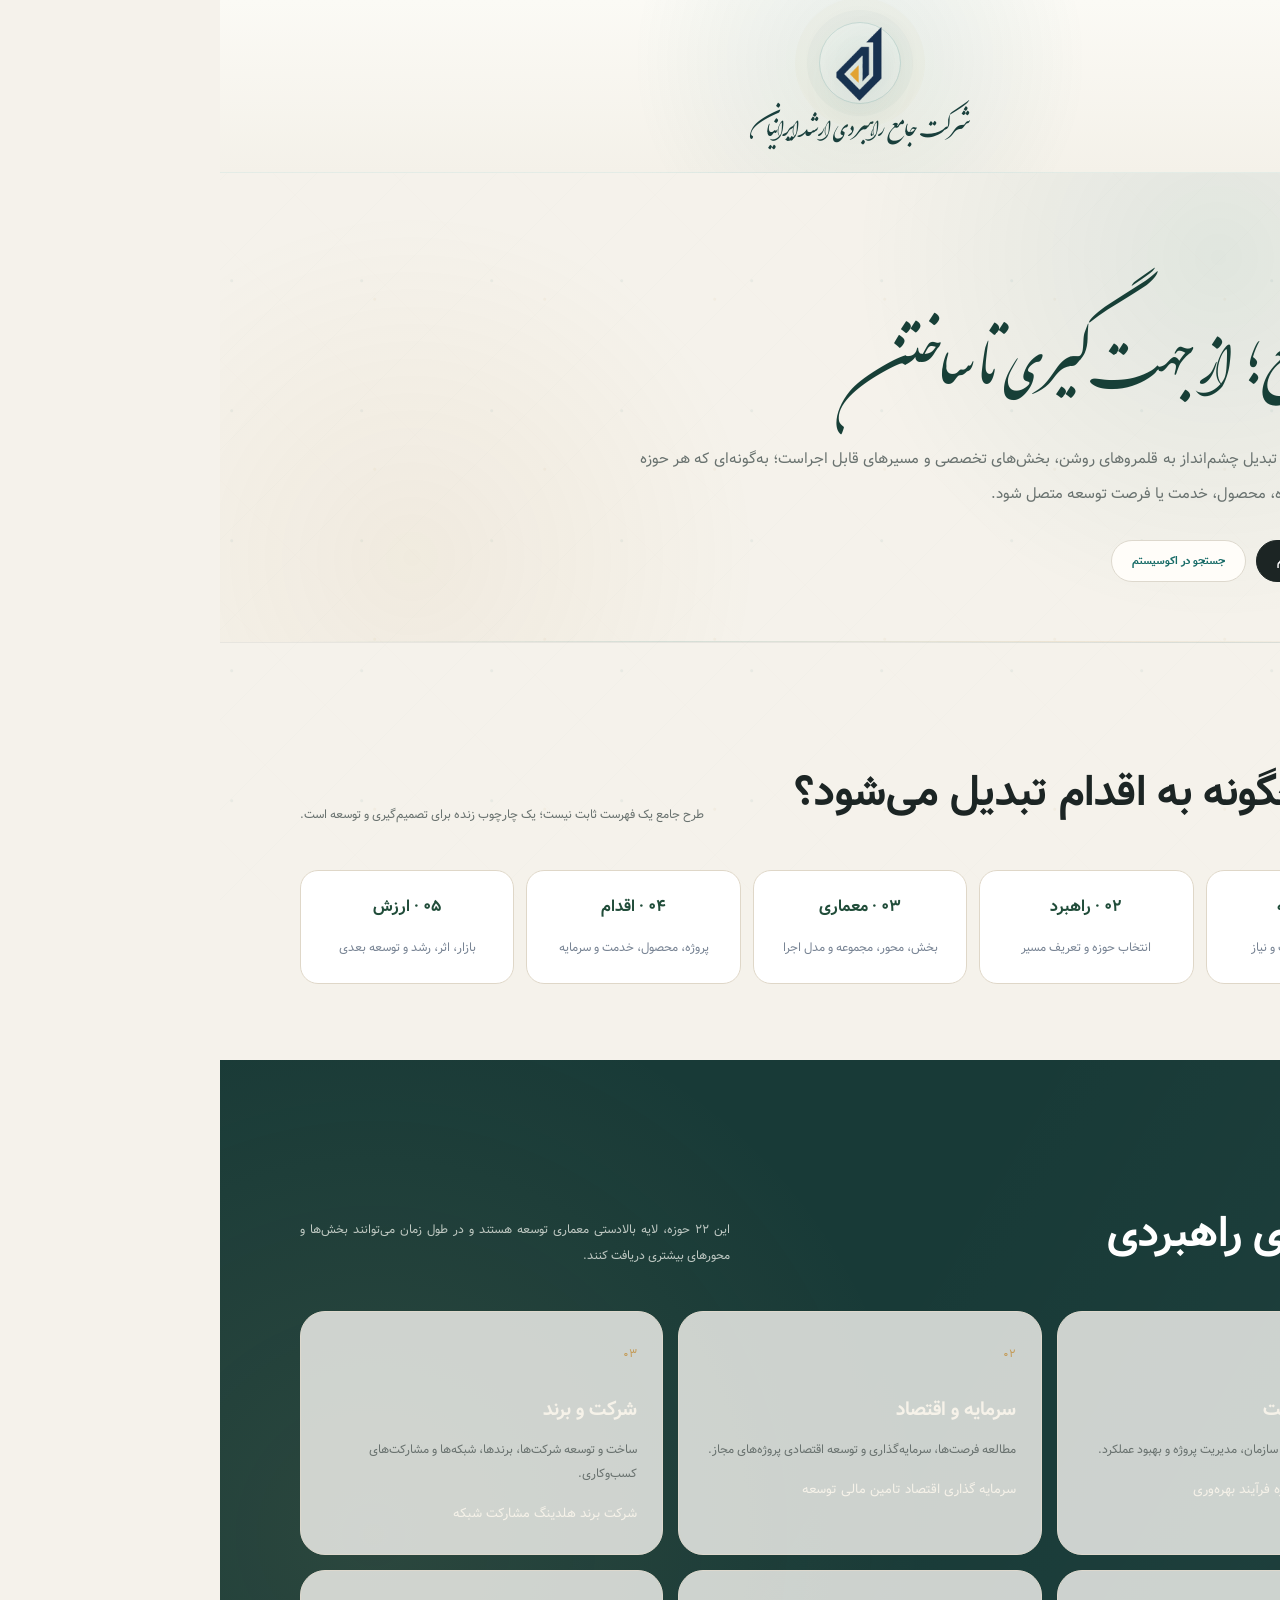
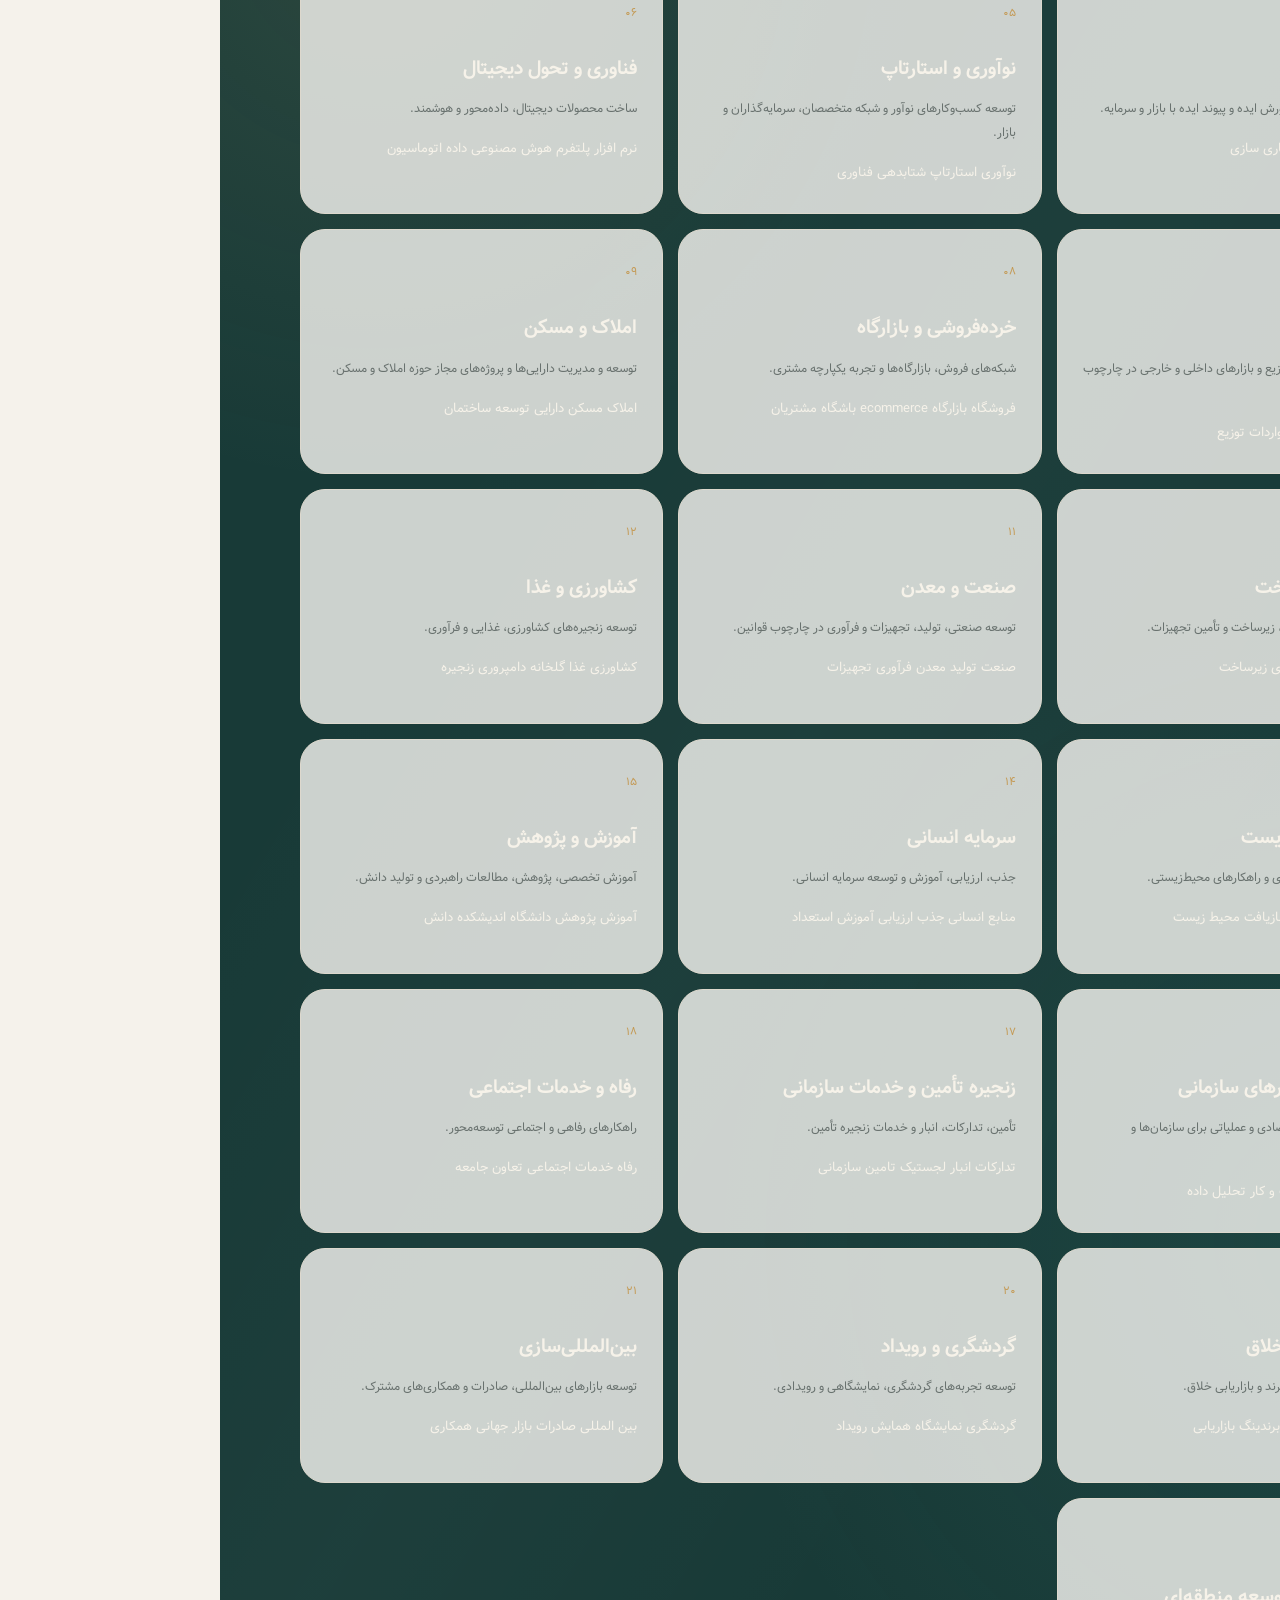
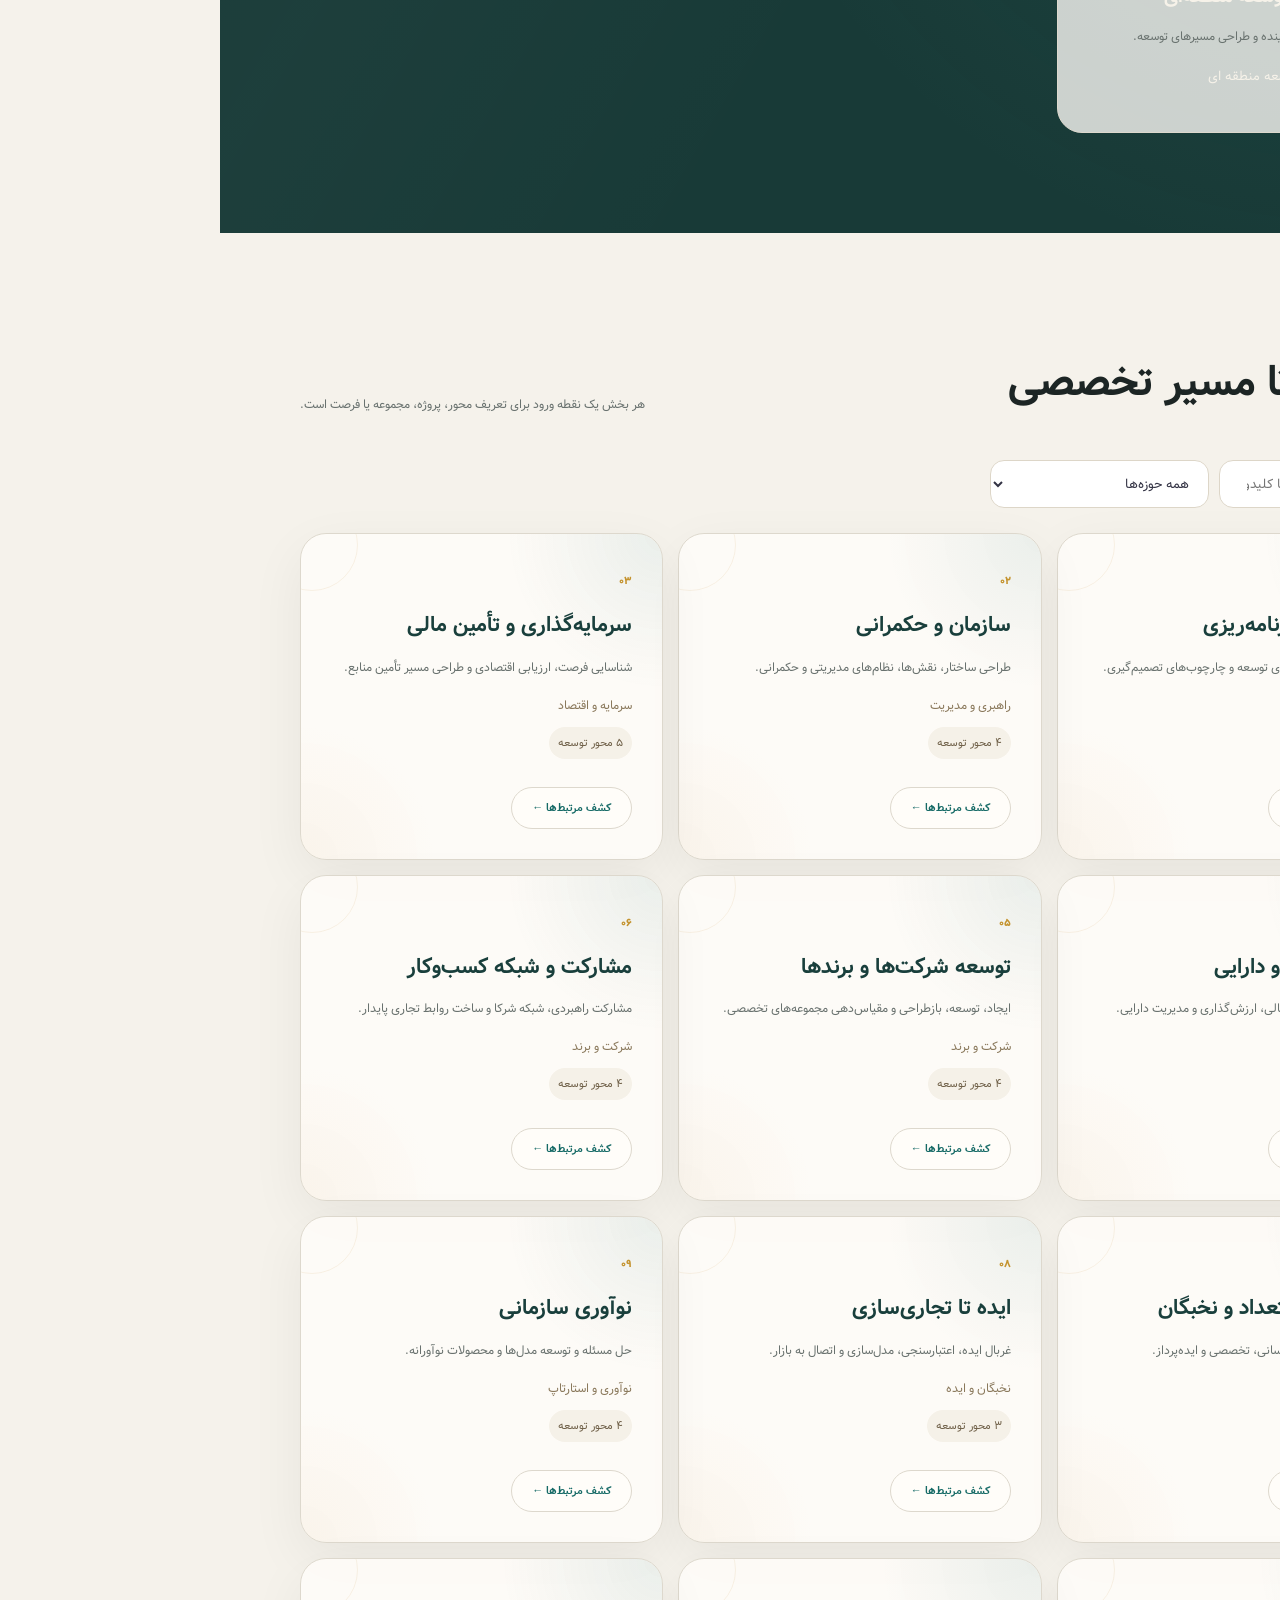
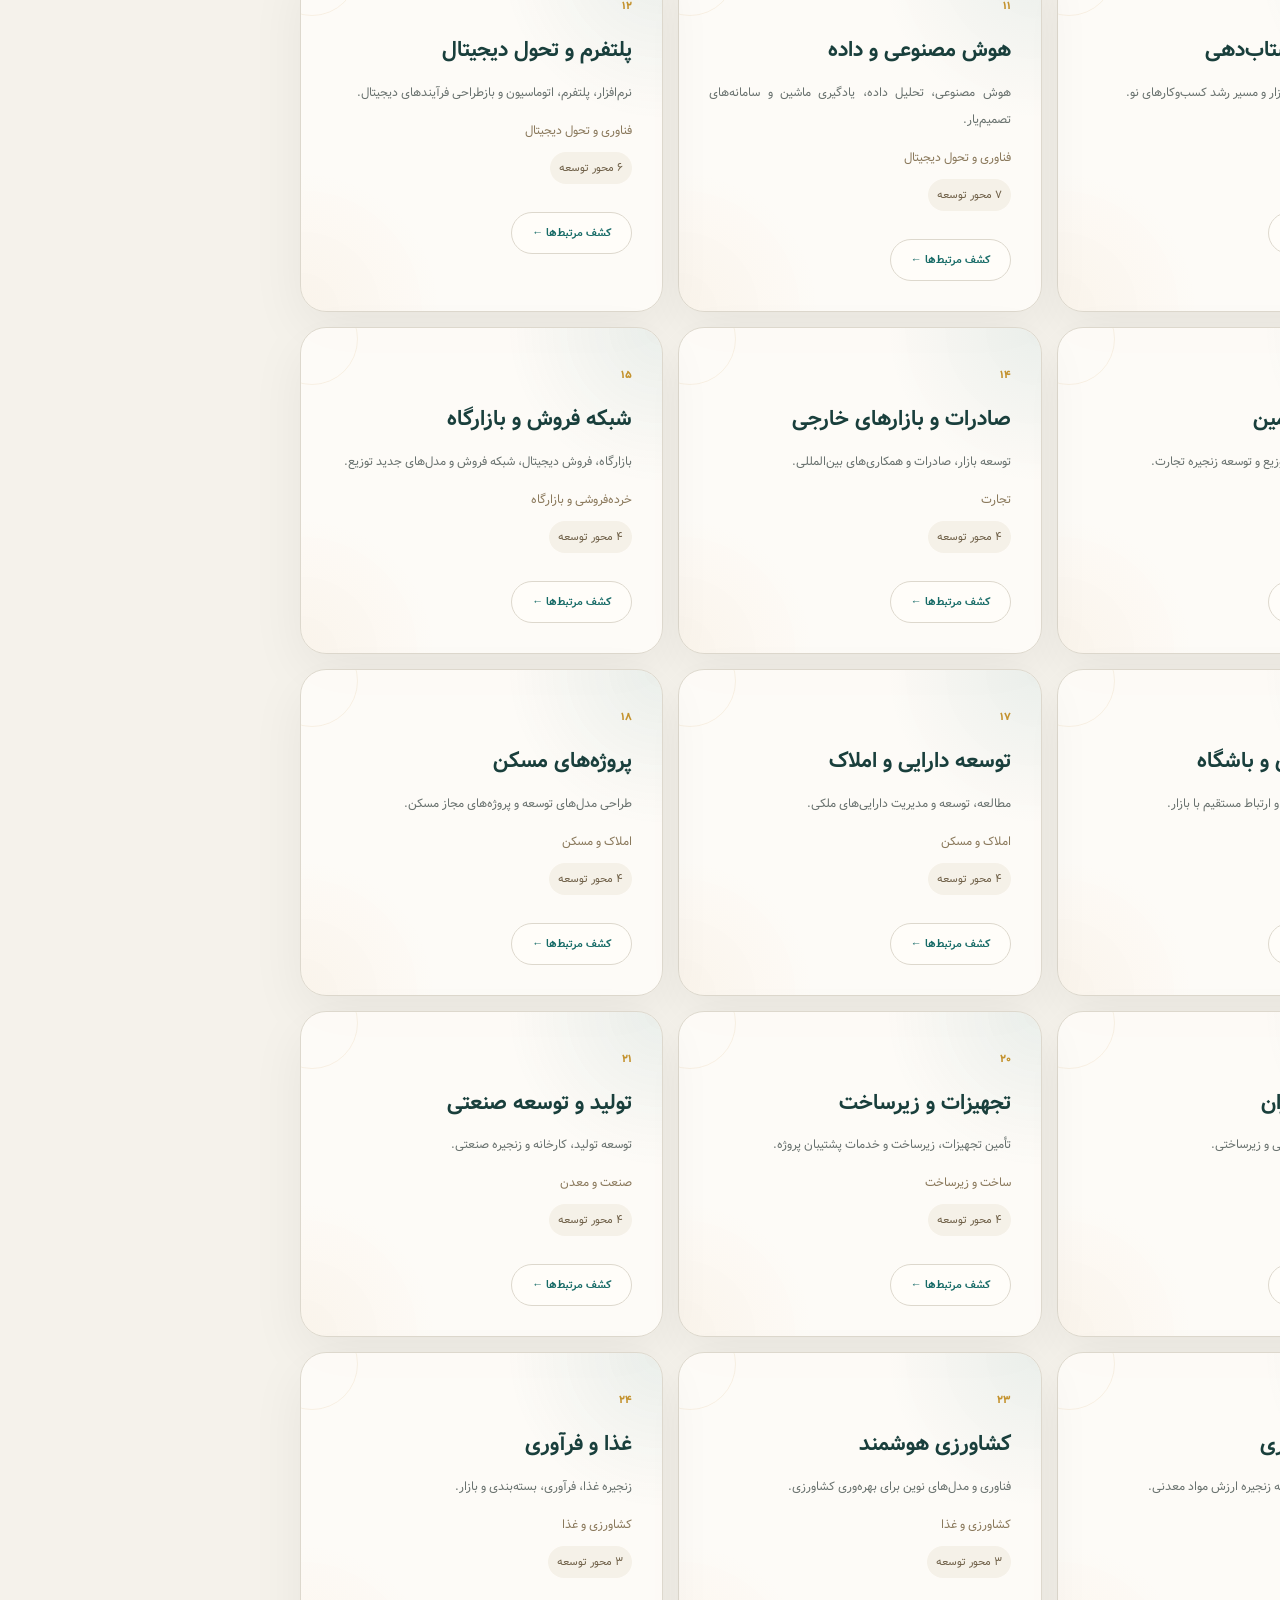
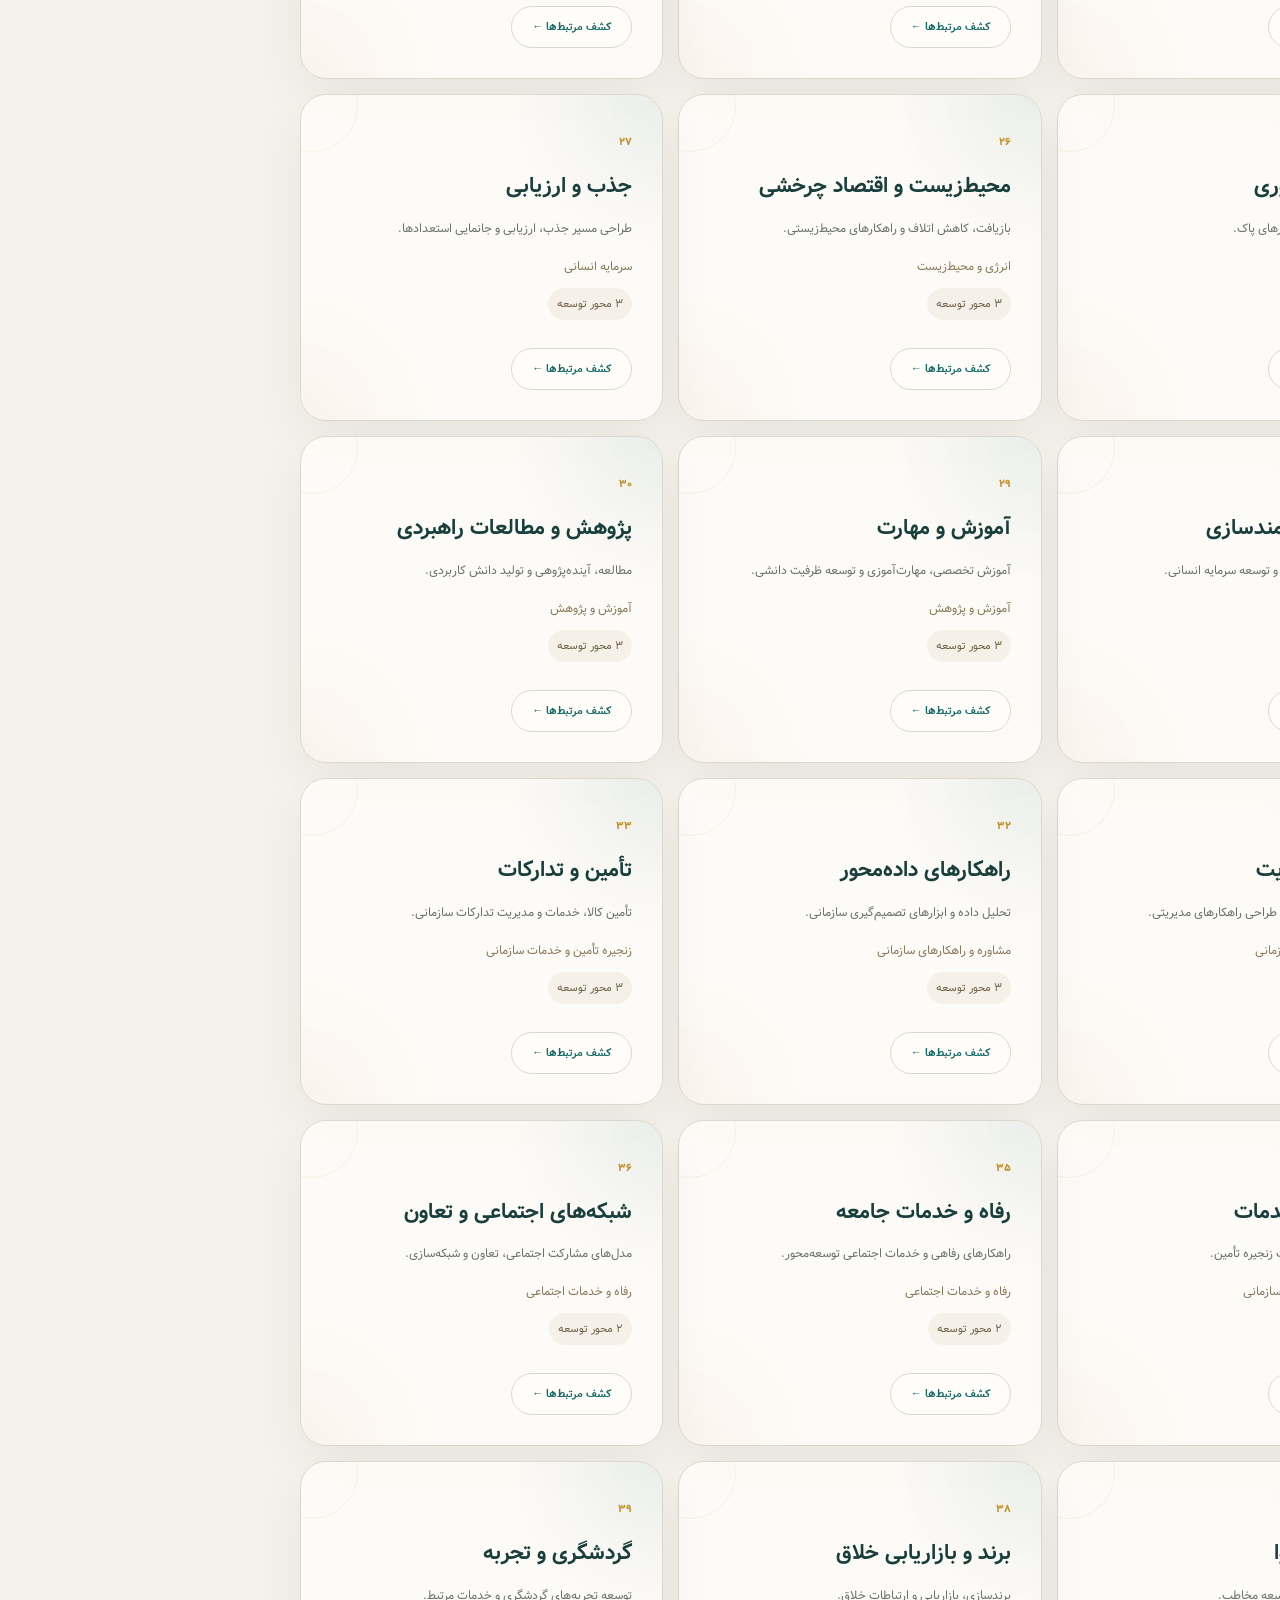
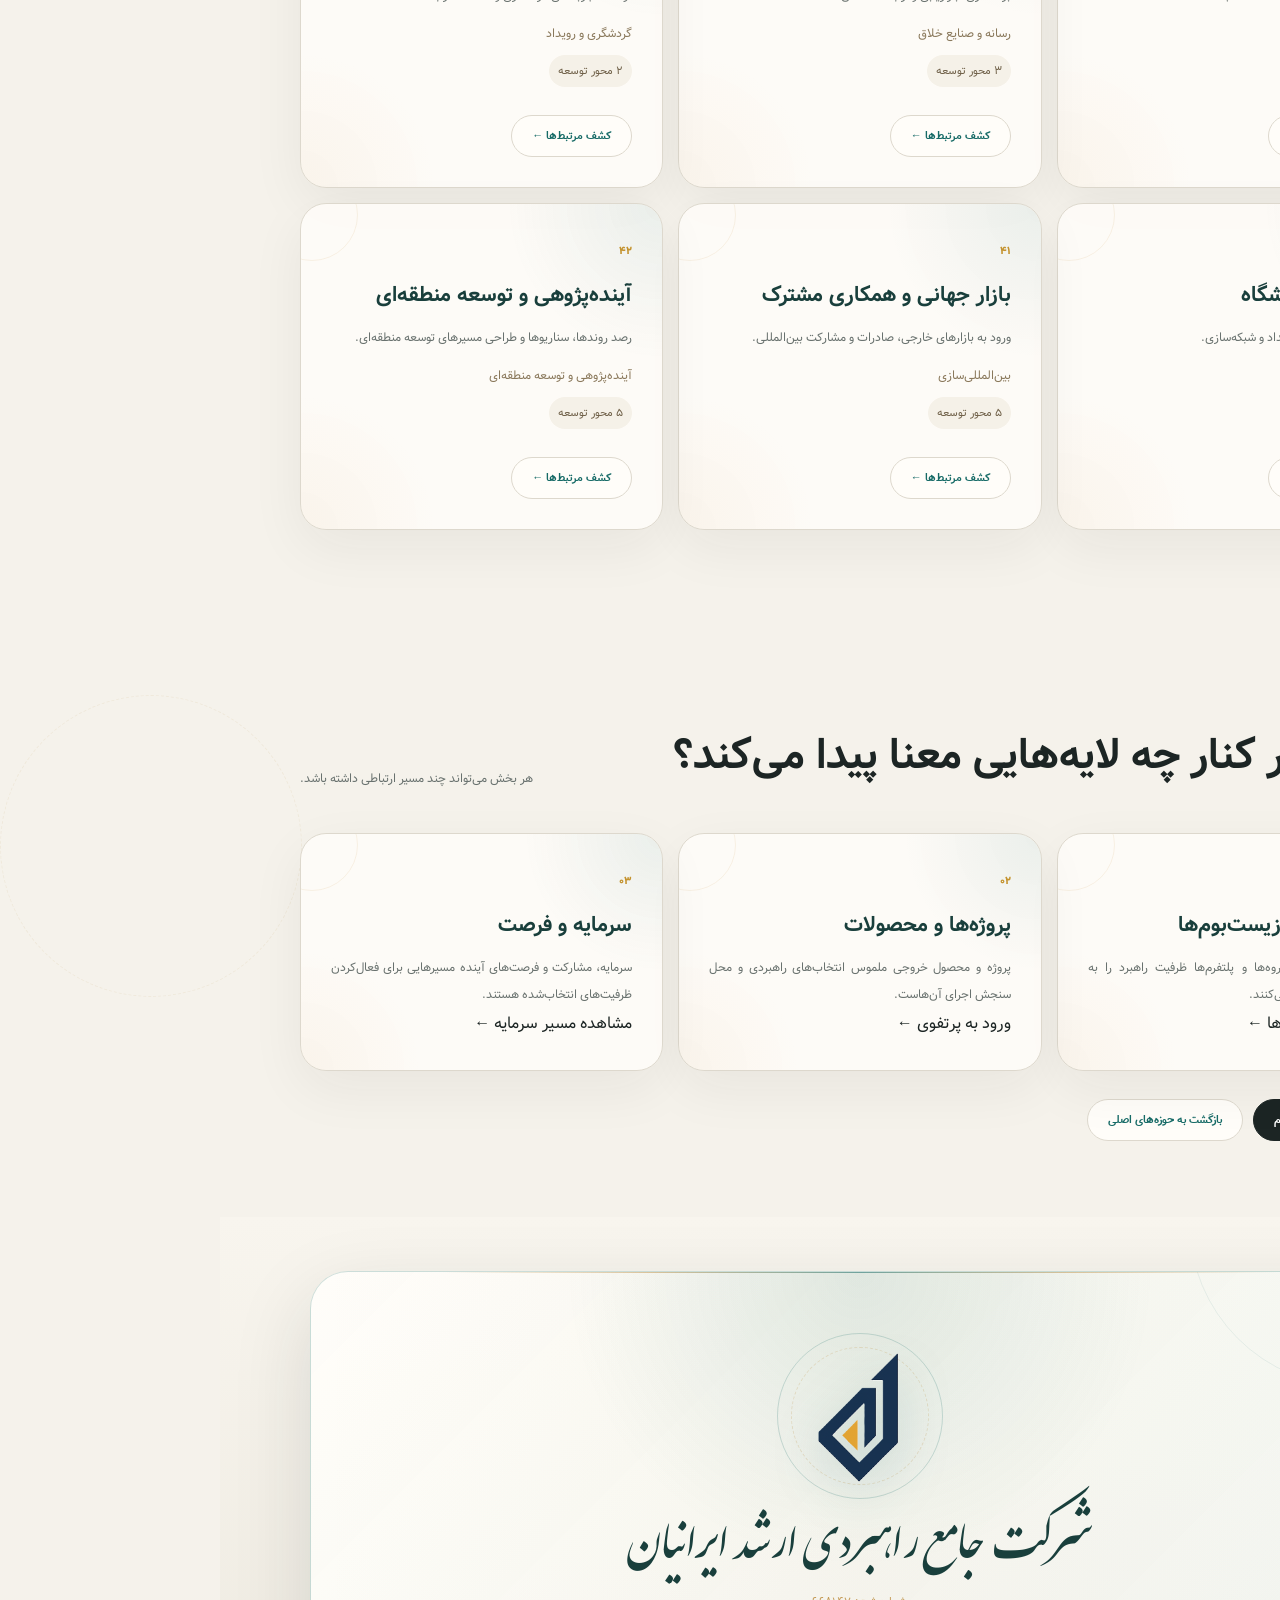
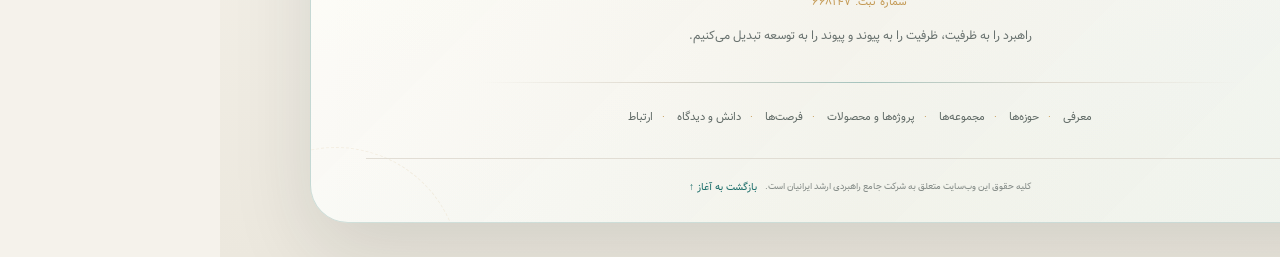
<file: pages/strategy.html>
<!doctype html><html lang="fa" dir="rtl"><head><meta charset="utf-8"><meta name="viewport" content="width=device-width,initial-scale=1"><meta name="description" content="طرح جامع و معماری راهبردی ارشد ایرانیان؛ پیوند حوزه‌ها، بخش‌ها، مجموعه‌ها و پروژه‌ها."><title>راهبرد و طرح جامع | ارشد ایرانیان</title><link rel="icon" href="../arshadiranianlogo.png"><link rel="stylesheet" href="../assets/css/site.css"><style>.strategy-tools{display:flex;gap:10px;flex-wrap:wrap;margin:25px 0}.strategy-tools input,.strategy-tools select{min-height:48px;border:1px solid #ddd6c8;border-radius:14px;background:#fff;padding:0 15px;font-family:inherit;color:#334}.section-card{transition:.25s}.section-card:hover{transform:translateY(-4px)}.section-card .section-domain{display:block;margin-top:12px;color:#8a795c;font-size:12px}.section-card .axis{display:inline-flex;margin-top:10px;padding:5px 9px;border-radius:999px;background:#f5f1e8;color:#6f6048;font-size:11px}.relation{margin-top:18px;padding:18px;border-radius:18px;background:#f8f5ee;border:1px solid #e4dccd}.relation strong{color:#214d3a}.flow{display:grid;grid-template-columns:repeat(5,1fr);gap:12px;margin-top:25px}.flow div{padding:20px;border:1px solid #dfd7c8;border-radius:18px;background:#fff;text-align:center}.flow b{display:block;color:#214d3a;margin-bottom:8px}.flow span{font-size:12px;color:#788494;line-height:1.8}@media(max-width:800px){.flow{grid-template-columns:repeat(2,1fr)}}@media(max-width:500px){.flow{grid-template-columns:1fr}}</style></head><body><main><div class="page-hero"><div class="wrap"><div class="crumb">خانه / راهبرد</div><span class="kicker">معماری راهبردی</span><h1>طرح جامع؛ از جهت‌گیری تا ساختن</h1><p>طرح جامع، لایه‌ای برای تبدیل چشم‌انداز به قلمروهای روشن، بخش‌های تخصصی و مسیرهای قابل اجراست؛ به‌گونه‌ای که هر حوزه بتواند به مجموعه، پروژه، محصول، خدمت یا فرصت توسعه متصل شود.</p><div class="actions"><a class="btn btn-primary" href="ecosystem.html">مشاهده معماری اکوسیستم</a><a class="btn btn-light" href="search.html">جستجو در اکوسیستم</a></div></div></div><section><div class="wrap"><div class="head"><div><span class="kicker">منطق طرح جامع</span><h2>راهبرد چگونه به اقدام تبدیل می‌شود؟</h2></div><p>طرح جامع یک فهرست ثابت نیست؛ یک چارچوب زنده برای تصمیم‌گیری و توسعه است.</p></div><div class="flow"><div><b>۰۱ · اندیشه</b><span>مسئله، ایده، ظرفیت و نیاز</span></div><div><b>۰۲ · راهبرد</b><span>انتخاب حوزه و تعریف مسیر</span></div><div><b>۰۳ · معماری</b><span>بخش، محور، مجموعه و مدل اجرا</span></div><div><b>۰۴ · اقدام</b><span>پروژه، محصول، خدمت و سرمایه</span></div><div><b>۰۵ · ارزش</b><span>بازار، اثر، رشد و توسعه بعدی</span></div></div></div></section><section class="darkband"><div class="wrap"><div class="head"><div><span class="kicker">۲۲ حوزه اصلی</span><h2>قلمروهای راهبردی</h2></div><p>این ۲۲ حوزه، لایه بالادستی معماری توسعه هستند و در طول زمان می‌توانند بخش‌ها و محورهای بیشتری دریافت کنند.</p></div><div class="grid grid-3" data-domain-grid></div></div></section><section><div class="wrap"><div class="head"><div><span class="kicker">۴۲ بخش راهبردی</span><h2>از حوزه تا مسیر تخصصی</h2></div><p>هر بخش یک نقطه ورود برای تعریف محور، پروژه، مجموعه یا فرصت است.</p></div><div class="strategy-tools"><input id="sectionSearch" type="search" placeholder="جستجوی بخش، حوزه یا کلیدواژه..."><select id="domainFilter"><option value="all">همه حوزه‌ها</option></select></div><div class="grid grid-3" id="sectionGrid"></div></div></section><section><div class="wrap"><div class="head"><div><span class="kicker">مسیرهای اتصال</span><h2>راهبرد در کنار چه لایه‌هایی معنا پیدا می‌کند؟</h2></div><p>هر بخش می‌تواند چند مسیر ارتباطی داشته باشد.</p></div><div class="grid grid-3"><article class="card"><span class="number">۰۱</span><h3>مجموعه‌ها و زیست‌بوم‌ها</h3><p>هسته‌ها، شرکت‌ها، گروه‌ها و پلتفرم‌ها ظرفیت راهبرد را به ساختار اجرایی تبدیل می‌کنند.</p><a class="discover-link" href="ecosystem.html">مشاهده مجموعه‌ها ←</a></article><article class="card"><span class="number">۰۲</span><h3>پروژه‌ها و محصولات</h3><p>پروژه و محصول خروجی ملموس انتخاب‌های راهبردی و محل سنجش اجرای آن‌هاست.</p><a class="discover-link" href="projects.html">ورود به پرتفوی ←</a></article><article class="card"><span class="number">۰۳</span><h3>سرمایه و فرصت</h3><p>سرمایه، مشارکت و فرصت‌های آینده مسیرهایی برای فعال‌کردن ظرفیت‌های انتخاب‌شده هستند.</p><a class="discover-link" href="investment.html">مشاهده مسیر سرمایه ←</a></article></div><div class="actions"><a class="btn btn-primary" href="search.html">کشف همه اجزای اکوسیستم</a><a class="btn btn-light" href="../index.html#domains">بازگشت به حوزه‌های اصلی</a></div></div></section></main><script src="../data/ecosystem.js"></script><script src="../data/strategy.js"></script><script>(function(){const d=window.ARSHAD_ECOSYSTEM,s=window.ARSHAD_STRATEGY_SECTIONS||[];if(!d)return;document.querySelectorAll('[data-domain-grid]').forEach(g=>g.innerHTML=d.domains.map(x=>`<article class="domain-card"><span>${x.id}</span><h3>${x.title}</h3><p>${x.desc}</p><small>${x.tags}</small></article>`).join(''));const q=document.getElementById('sectionSearch'),f=document.getElementById('domainFilter'),g=document.getElementById('sectionGrid'),norm=x=>(x||'').toString().toLocaleLowerCase('fa-IR').replace(/ي/g,'ی').replace(/ك/g,'ک');[...new Set(s.map(x=>x.domain))].forEach(x=>{const o=document.createElement('option');o.value=x;o.textContent=x;f.appendChild(o)});function render(){const a=norm(q.value),b=f.value;g.innerHTML=s.filter(x=>(!a||norm(`${x.title} ${x.domain} ${x.desc}`).includes(a))&&(b==='all'||x.domain===b)).map(x=>`<article class="card section-card"><span class="number">${x.id}</span><h3>${x.title}</h3><p>${x.desc}</p><span class="section-domain">${x.domain}</span><span class="axis">${x.axisCount} محور توسعه</span><div class="actions"><a class="btn btn-light" href="search.html?q=${encodeURIComponent(x.domain)}">کشف مرتبط‌ها ←</a></div></article>`).join('')||'<div class="empty-state"><strong>بخشی پیدا نشد</strong><p>عبارت جستجو یا حوزه انتخابی را تغییر دهید.</p></div>'}q.oninput=render;f.onchange=render;render()})()</script><script src="../assets/js/shell.js?v=17"></script></body></html>
</file>
<file: index.css>
@font-face{font-family:'Shekasteh';src:url('assets/fonts/shekasteh%20v2.001.woff') format('woff'),url('assets/fonts/shekasteh%20v2.001.ttf') format('truetype'),url('assets/fonts/shekasteh%20v2.001.eot') format('embedded-opentype');font-weight:400;font-style:normal;font-display:swap}@font-face{font-family:'Iran Nastaliq';src:url('assets/fonts/irannastaliq.woff') format('woff');font-weight:400;font-style:normal;font-display:swap}@font-face{font-family:Vazir;src:url('assets/fonts/Vazir.woff') format('woff');font-weight:400;font-display:swap}@font-face{font-family:Vazir;src:url('assets/fonts/Vazir-Bold.woff') format('woff');font-weight:700;font-display:swap}@font-face{font-family:Vazir;src:url('assets/fonts/Vazirmatn-Black.woff2') format('woff2');font-weight:900;font-display:swap}:root{--bg:#f7f4ee;--paper:#fffdf9;--ink:#1c2524;--muted:#69726f;--line:#ddd8cd;--accent:#176b67;--accent2:#c49a55;--shadow:0 22px 60px rgba(37,42,37,.08)}*{box-sizing:border-box}html{scroll-behavior:smooth}body{margin:0;background:var(--bg);color:var(--ink);font-family:Vazir,Tahoma,sans-serif;line-height:2;overflow-x:hidden}a{text-decoration:none;color:inherit}.ambient{position:fixed;border-radius:50%;pointer-events:none;filter:blur(1px);z-index:-1}.ambient-a{width:36vw;height:36vw;top:-15vw;right:-12vw;background:radial-gradient(circle,rgba(23,107,103,.09),transparent 68%)}.ambient-b{width:28vw;height:28vw;bottom:-12vw;left:-10vw;background:radial-gradient(circle,rgba(196,154,85,.08),transparent 68%)}main{margin-right:86px}.section{min-height:100vh;padding:130px clamp(28px,7vw,120px);position:relative}.side-rail{position:fixed;z-index:30;right:18px;top:50%;transform:translateY(-50%);width:54px;min-height:410px;background:rgba(255,253,249,.82);border:1px solid rgba(28,37,36,.1);border-radius:28px;box-shadow:0 15px 45px rgba(27,38,34,.09);backdrop-filter:blur(18px);display:flex;align-items:center;flex-direction:column;padding:10px 0}.rail-toggle{border:0;background:transparent;width:40px;height:40px;border-radius:50%;cursor:pointer;display:grid;place-content:center;gap:4px}.rail-toggle span{width:17px;height:1.5px;background:var(--ink);display:block}.rail-mark{font-weight:900;font-size:15px;color:var(--accent);margin:7px 0 10px}.side-nav{display:flex;flex-direction:column;gap:2px;width:100%;align-items:center}.side-nav a{width:44px;height:36px;border-radius:18px;display:flex;justify-content:center;align-items:center;transition:.35s;position:relative}.side-nav a b{font-size:9px;color:#8d948f;font-weight:400;transition:.3s}.side-nav a span{position:absolute;right:54px;white-space:nowrap;padding:3px 12px;border-radius:14px;background:var(--ink);color:#fff;font-size:11px;opacity:0;transform:translateX(8px);pointer-events:none;transition:.25s}.side-nav a:hover span{opacity:1;transform:none}.side-nav a.active{background:#e8f0ed}.side-nav a.active b{color:var(--accent);font-weight:900}.rail-progress{position:absolute;bottom:12px;width:2px;height:34px;background:#e2ded5;border-radius:4px}.rail-progress span{display:block;width:100%;background:var(--accent);border-radius:4px;height:0;transition:height .15s}.intro{min-height:100vh;display:grid;place-items:center;text-align:center;padding-top:70px;overflow:hidden}.intro-inner{max-width:1050px;position:relative;z-index:2}.logo-wrap{position:relative;width:220px;height:210px;margin:0 auto 18px;display:grid;place-items:center}.main-logo{width:165px;height:155px;object-fit:contain;position:relative;z-index:2;filter:drop-shadow(0 15px 22px rgba(23,107,103,.13))}.logo-halo{position:absolute;width:190px;height:190px;border:1px solid rgba(23,107,103,.13);border-radius:50%;animation:breath 5s ease-in-out infinite}.logo-halo:after{content:"";position:absolute;inset:17px;border:1px dashed rgba(196,154,85,.18);border-radius:50%}.eyebrow{font-size:12px;letter-spacing:2px;color:var(--accent);margin:4px 0}.intro .eyebrow{display:none}.intro h1{font-family:'Shekasteh'!important;font-size:clamp(38px,5.5vw,72px);line-height:1.65;margin:0;font-weight:400;letter-spacing:0;color:#173f37}.calligraphy{font-family:'Iran Nastaliq','IranNastaliq','B Mitra',serif;font-size:clamp(34px,5vw,64px);line-height:1.8;color:#315a56;margin:14px 0 4px}.slogan{font-size:clamp(13px,1.5vw,18px);color:var(--muted);margin:0 auto;max-width:680px}.scroll-cue{margin-top:65px;display:flex;flex-direction:column;align-items:center;gap:4px;color:#8c928d}.scroll-cue span{height:35px;width:1px;background:linear-gradient(var(--accent),transparent);animation:scroll 2s infinite}.scroll-cue small{font-size:9px}.intro-orbit{position:absolute;border:1px solid rgba(23,107,103,.07);border-radius:50%}.orbit-one{width:58vw;height:58vw}.orbit-two{width:39vw;height:39vw;border-style:dashed}.section-head{display:flex;gap:24px;align-items:flex-start;margin-bottom:55px}.section-head small{color:var(--accent);font-size:12px}.section-head h2{font-size:clamp(25px,3.5vw,42px);margin:0;line-height:1.5}.section-no{font-size:12px;color:var(--accent2);padding-top:12px;letter-spacing:1px}.about{background:rgba(255,253,249,.5)}.about-grid{max-width:1100px;margin:auto;display:grid;grid-template-columns:1.65fr .8fr;gap:70px;align-items:start}.about-lead{font-size:18px;color:#48504d;line-height:2.45}.about-lead p{margin:0 0 22px}.about-note{background:var(--paper);border:1px solid var(--line);border-radius:30px;padding:30px;box-shadow:var(--shadow)}.about-note span,.about-note p{font-size:12px;color:var(--muted)}.about-note strong{display:block;font-size:34px;line-height:1.5;margin:12px 0}.domain-grid{display:grid;grid-template-columns:repeat(4,1fr);gap:14px}.domain-card{min-height:235px;background:rgba(255,253,249,.78);border:1px solid var(--line);border-radius:25px;padding:25px;position:relative;transition:.4s;overflow:hidden}.domain-card:before{content:"";position:absolute;inset:auto -25% -65% -25%;height:150px;background:radial-gradient(circle,rgba(23,107,103,.08),transparent 65%);transition:.4s}.domain-card:hover{transform:translateY(-7px);border-color:rgba(23,107,103,.3);box-shadow:var(--shadow)}.domain-card span{font-size:11px;color:var(--accent2)}.domain-card h3{font-size:19px;margin:24px 0 10px;line-height:1.7}.domain-card p{font-size:12px;color:var(--muted);line-height:2}.domain-card i{position:absolute;bottom:20px;left:22px;font-style:normal;color:var(--accent);font-size:18px}.domain-card.featured{background:#edf3ef;border-color:#cbded7}.collections{background:#f0ede5}.collection-feature{max-width:1100px;margin:auto;background:var(--paper);border:1px solid var(--line);border-radius:32px;padding:45px;display:grid;grid-template-columns:110px 1fr auto;gap:30px;align-items:start;box-shadow:var(--shadow)}.collection-symbol{width:82px;height:82px;border-radius:24px;background:#193f3c;color:#e8d6ae;display:grid;place-items:center;font-family:Georgia,serif;font-size:38px}.tag{font-size:11px;color:var(--accent)}.collection-feature h3{font-size:31px;margin:8px 0}.collection-feature p{color:var(--muted);font-size:14px;max-width:720px}.chips{display:flex;gap:8px;flex-wrap:wrap}.chips span{border:1px solid var(--line);border-radius:20px;padding:2px 11px;font-size:10px;color:#59625e}.text-link{font-size:12px;color:var(--accent);white-space:nowrap}.collection-list{max-width:1100px;margin:20px auto 0;display:grid;grid-template-columns:repeat(3,1fr);gap:10px}.collection-list div{padding:17px 20px;border-top:1px solid #d3cec2;display:flex;gap:18px;align-items:center;font-size:12px}.collection-list b{color:var(--accent2);font-size:10px}.projects{background:#faf8f3}.project-grid{display:grid;grid-template-columns:repeat(3,1fr);gap:18px}.project-card{padding:35px;border-radius:27px;background:var(--paper);border:1px solid var(--line);min-height:285px;display:flex;flex-direction:column;transition:.35s}.project-card:hover{transform:translateY(-6px);box-shadow:var(--shadow)}.project-card small{color:var(--accent);font-size:10px}.project-card h3{font-size:24px;margin:18px 0 7px}.project-card p{font-size:13px;color:var(--muted);line-height:2.2}.project-card a{margin-top:auto;color:var(--accent);font-size:11px}.opportunities{background:#183a37;color:#f6f2e9}.opportunities .section-head small,.opportunities .section-no{color:#d5b679}.opportunities .section-head h2{color:#fff}.opportunity-grid{display:grid;grid-template-columns:repeat(3,1fr);gap:16px}.opportunity{border:1px solid rgba(255,255,255,.14);border-radius:28px;padding:34px;min-height:260px;transition:.35s;background:rgba(255,255,255,.025)}.opportunity:hover{background:rgba(255,255,255,.06);transform:translateY(-6px)}.opportunity span{font-family:'Iran Nastaliq','IranNastaliq',serif;font-size:28px;color:#d5b679}.opportunity h3{font-size:22px;margin:10px 0}.opportunity p{font-size:12px;color:#bec9c5}.knowledge{background:#f8f6f0}.knowledge-panel{max-width:1050px;margin:auto;padding:45px;background:var(--paper);border:1px solid var(--line);border-radius:32px;display:grid;grid-template-columns:90px 1fr auto;gap:25px;align-items:center;box-shadow:var(--shadow)}.knowledge-number{font-size:34px;color:var(--accent2)}.knowledge-panel span{font-size:11px;color:var(--accent)}.knowledge-panel h3{font-size:27px;margin:6px 0}.knowledge-panel p{font-size:13px;color:var(--muted);max-width:650px}.knowledge-panel>a{font-size:11px;color:var(--accent);white-space:nowrap}.contact{min-height:70vh;display:grid;place-items:center;background:radial-gradient(circle at 50% 30%,rgba(23,107,103,.08),transparent 42%)}.contact-inner{max-width:800px;text-align:center}.contact-inner .section-no{display:block}.contact-inner h2{font-size:clamp(29px,4vw,48px);margin:5px 0}.contact-inner p{color:var(--muted);font-size:15px}.contact-button{display:inline-flex;margin-top:25px;padding:11px 28px;border-radius:28px;background:var(--ink);color:#fff;font-size:12px;transition:.3s}.contact-button:hover{background:var(--accent);transform:translateY(-2px)}footer{border-top:0;padding:54px clamp(22px,7vw,120px) 34px;background:linear-gradient(180deg,#f8f5ee 0%,#ece8de 100%);position:relative;overflow:hidden}.site-footer{margin-right:0}.footer-shell{max-width:1180px;margin:auto;position:relative;border:1px solid rgba(23,107,103,.2);border-radius:38px;padding:54px 55px 25px;background:linear-gradient(135deg,rgba(255,253,249,.96),rgba(239,244,239,.93));box-shadow:0 28px 80px rgba(28,37,36,.13);overflow:hidden;text-align:center}.footer-shell:before{content:"";position:absolute;inset:0;background:radial-gradient(circle at 50% 0%,rgba(23,107,103,.11),transparent 38%),linear-gradient(90deg,transparent 0%,rgba(196,154,85,.045) 50%,transparent 100%);pointer-events:none}.footer-shell:after{content:"";position:absolute;top:0;left:12%;right:12%;height:1px;background:linear-gradient(90deg,transparent,var(--accent2),var(--accent),var(--accent2),transparent);opacity:.55}.footer-orbit{position:absolute;border:1px solid rgba(23,107,103,.08);border-radius:50%;pointer-events:none}.footer-orbit-a{width:330px;height:330px;top:-215px;right:-110px}.footer-orbit-b{width:250px;height:250px;bottom:-175px;left:-100px;border-style:dashed;border-color:rgba(196,154,85,.12)}.footer-brand{position:relative;z-index:2;display:flex;align-items:center;justify-content:center;gap:45px;max-width:820px;margin:auto}.footer-logo-link{width:180px;height:180px;display:grid;place-items:center;position:relative;flex:0 0 180px;border-radius:50%;transition:.4s}.footer-logo-link:hover{transform:translateY(-5px) scale(1.025)}.footer-logo-link img{width:132px;height:132px;object-fit:contain;position:relative;z-index:2;filter:drop-shadow(0 16px 25px rgba(23,107,103,.2))}.footer-logo-halo{position:absolute;width:166px;height:166px;border:1px solid rgba(23,107,103,.2);border-radius:50%;animation:breath 5s ease-in-out infinite}.footer-logo-halo:after{content:"";position:absolute;inset:13px;border:1px dashed rgba(196,154,85,.25);border-radius:50%}.footer-brand-copy{text-align:right;max-width:470px}.footer-brand-copy span{display:block;color:var(--accent);font-size:11px;margin-bottom:7px}.footer-brand-copy strong{display:block;font-size:25px;line-height:1.65;color:#193f3c}.footer-brand-copy p{margin:10px 0 0;color:var(--muted);font-size:12px;line-height:2}.footer-divider{position:relative;z-index:2;width:min(760px,90%);height:1px;background:linear-gradient(90deg,transparent,var(--line),rgba(23,107,103,.35),var(--line),transparent);margin:35px auto 20px}.footer-links{position:relative;z-index:2;display:flex;justify-content:center;align-items:center;flex-wrap:wrap;gap:7px 24px}.footer-links a{font-size:11px;color:#5f6965;position:relative;transition:.3s;padding:3px 0}.footer-links a:hover{color:var(--accent);transform:translateY(-1px)}.footer-links a:not(:last-child):after{content:"·";position:absolute;left:-15px;color:var(--accent2);pointer-events:none}.footer-bottom{position:relative;z-index:2;margin-top:27px;padding-top:18px;border-top:1px solid rgba(221,216,205,.8);display:flex;justify-content:space-between;align-items:center;gap:20px;color:#858c88;font-size:9px}.footer-bottom a{color:var(--accent);font-size:10px;white-space:nowrap}.reveal{opacity:0;transform:translateY(25px);transition:opacity .8s ease,transform .8s ease}.reveal.visible{opacity:1;transform:none}@keyframes breath{0%,100%{transform:scale(.97);opacity:.7}50%{transform:scale(1.04);opacity:1}}@keyframes scroll{0%,100%{opacity:.35;transform:scaleY(.7)}50%{opacity:1;transform:scaleY(1)}}@media(max-width:1050px){.domain-grid{grid-template-columns:repeat(2,1fr)}.about-grid{grid-template-columns:1fr}.collection-feature{grid-template-columns:80px 1fr}.collection-feature .text-link{grid-column:2}.project-grid,.opportunity-grid{grid-template-columns:1fr 1fr}}@media(max-width:700px){main{margin-right:0}.side-rail{right:8px;left:8px;bottom:8px;top:auto;transform:none;width:auto;min-height:0;height:64px;border-radius:22px;padding:5px 8px;display:block}.rail-toggle,.rail-mark,.rail-progress{display:none}.side-nav{height:100%;display:flex;flex-direction:row;overflow-x:auto;justify-content:space-between;gap:4px}.side-nav a{flex:0 0 64px;width:64px;height:52px;display:flex;flex-direction:column;gap:2px}.side-nav a b{font-size:10px}.side-nav a span{position:static;opacity:1;transform:none;background:none;color:#66716c;padding:0;font-size:8px;pointer-events:auto}.side-nav a.active span{color:var(--accent);font-weight:700}.section{padding:90px 22px;min-height:auto}.intro{min-height:100svh;padding-top:35px;padding-bottom:100px}.main-logo{width:145px}.logo-wrap{height:175px}.intro h1{font-size:clamp(34px,9vw,46px);line-height:1.7}.calligraphy{font-size:42px}.domain-grid,.project-grid,.opportunity-grid,.collection-list{grid-template-columns:1fr}.domain-card{min-height:190px}.collection-feature{grid-template-columns:1fr;padding:28px}.collection-feature .text-link{grid-column:auto}.knowledge-panel{grid-template-columns:1fr;padding:30px}.knowledge-panel>a{margin-top:10px}.section-head{margin-bottom:35px}.about-lead{font-size:15px}footer{padding:35px 14px 24px}.footer-shell{padding:34px 20px 21px;border-radius:30px}.footer-brand{flex-direction:column;gap:18px}.footer-logo-link{width:150px;height:150px;flex-basis:150px}.footer-logo-link img{width:112px;height:112px}.footer-logo-halo{width:140px;height:140px}.footer-brand-copy{text-align:center}.footer-brand-copy strong{font-size:20px}.footer-brand-copy p{font-size:11px}.footer-links{gap:5px 16px}.footer-links a{font-size:10px}.footer-links a:not(:last-child):after{left:-10px}.footer-bottom{flex-direction:column;gap:6px;line-height:1.8}.footer-bottom a{font-size:9px}}
</file>
<file: assets/css/home-sections.css>
/* Home sections 04–07 visual layer. Scoped to homepage sections only. */
.collections{position:relative;overflow:hidden;background:linear-gradient(180deg,#f0ede5 0%,#f6f2e9 100%)}
.collections:before,.collections:after{content:"";position:absolute;border:1px solid rgba(23,107,103,.08);border-radius:50%;pointer-events:none}.collections:before{width:620px;height:620px;top:-310px;left:-210px}.collections:after{width:430px;height:430px;bottom:-270px;right:-170px;border-style:dashed;border-color:rgba(196,154,85,.12)}
.projects{position:relative;overflow:hidden;background:linear-gradient(135deg,#faf8f3 0%,#f1f4ef 100%)}
.projects:before{content:"PROJECTS · PRODUCTS · BUILD";position:absolute;top:112px;left:8%;font-size:8px;letter-spacing:.28em;color:rgba(23,107,103,.24);direction:ltr}.projects:after{content:"";position:absolute;width:520px;height:520px;right:-300px;top:18%;border:1px solid rgba(23,107,103,.07);border-radius:50%;box-shadow:0 0 0 55px rgba(23,107,103,.018),0 0 0 110px rgba(23,107,103,.012);pointer-events:none}
.home-enhanced .project-grid{position:relative;z-index:2}.home-enhanced .project-card{background:rgba(255,253,249,.9);backdrop-filter:blur(10px);border-color:rgba(23,107,103,.16);min-height:350px}.home-enhanced .project-card:nth-child(1){border-top:3px solid #176b67}.home-enhanced .project-card:nth-child(2){border-top:3px solid #c49a55}.home-enhanced .project-card:nth-child(3){border-top:3px solid #315a56}.home-enhanced .project-card:after{content:"";position:absolute;top:25px;right:25px;width:6px;height:6px;border-radius:50%;background:#c49a55;box-shadow:0 0 0 7px rgba(196,154,85,.08);opacity:.8}.home-enhanced .project-card .project-icon{box-shadow:inset 0 0 0 5px rgba(255,255,255,.45)}
.opportunities{position:relative;overflow:hidden;background:radial-gradient(circle at 78% 25%,rgba(76,135,127,.3),transparent 24%),radial-gradient(circle at 18% 85%,rgba(196,154,85,.12),transparent 25%),#183a37}.opportunities:before{content:"";position:absolute;width:680px;height:680px;left:-340px;bottom:-430px;border:1px solid rgba(255,255,255,.07);border-radius:50%;box-shadow:0 0 0 70px rgba(255,255,255,.012),0 0 0 140px rgba(255,255,255,.008);pointer-events:none}.opportunities:after{content:"OPPORTUNITY · PARTICIPATION · GROWTH";position:absolute;top:120px;left:7%;font-size:8px;letter-spacing:.25em;color:rgba(255,255,255,.2);direction:ltr}.opportunity-grid{position:relative;z-index:2;gap:18px}.opportunity{position:relative;min-height:285px;padding:32px 30px;border-color:rgba(255,255,255,.16);background:linear-gradient(145deg,rgba(255,255,255,.075),rgba(255,255,255,.025));backdrop-filter:blur(8px);overflow:hidden}.opportunity:before{content:"";position:absolute;right:-35px;bottom:-45px;width:150px;height:150px;border:1px solid rgba(213,182,121,.18);border-radius:50%;box-shadow:0 0 0 25px rgba(213,182,121,.025)}.opportunity:after{content:"↗";position:absolute;left:25px;bottom:20px;color:rgba(213,182,121,.45);font-size:22px}.opportunity span{position:relative;z-index:1;font-size:31px}.opportunity h3{position:relative;z-index:1;font-size:23px}.opportunity p{position:relative;z-index:1;line-height:2.1}.knowledge{position:relative;overflow:hidden;background:linear-gradient(180deg,#f8f6f0 0%,#edf2ee 100%)}.knowledge:before{content:"";position:absolute;width:700px;height:700px;right:-380px;top:-310px;border:1px solid rgba(23,107,103,.07);border-radius:50%;box-shadow:0 0 0 70px rgba(23,107,103,.015),0 0 0 140px rgba(23,107,103,.01);pointer-events:none}.knowledge:after{content:"KNOWLEDGE · INSIGHT · FUTURE";position:absolute;bottom:105px;left:7%;font-size:8px;letter-spacing:.25em;color:rgba(23,107,103,.2);direction:ltr}.home-enhanced .knowledge-panel{position:relative;z-index:2;border:1px solid rgba(23,107,103,.28);background:linear-gradient(135deg,#193f3c 0%,#214e48 58%,#285f57 100%);box-shadow:0 30px 80px rgba(25,63,60,.2)}.home-enhanced .knowledge-panel:after{border-color:rgba(196,154,85,.18)}.home-enhanced .knowledge-path{transition:.3s ease}.home-enhanced .knowledge-path:hover{transform:translateY(-3px);background:rgba(255,255,255,.09);border-color:rgba(213,182,121,.28)}
/* Final homepage corrections: no duplicate bottom navigation; cleaner section 07 composition. */
.home-enhanced .mobile-bottom-nav{display:none!important}
.home-enhanced #knowledge .home7-panel{display:block!important;padding:34px 36px!important}
.home-enhanced #knowledge .home7-head{display:grid!important;grid-template-columns:86px minmax(0,1fr)!important;gap:22px!important;align-items:center!important;max-width:980px;margin:0 auto!important}
.home-enhanced #knowledge .home7-orb{width:76px;height:76px}
.home-enhanced #knowledge .home7-head h3{margin:5px 0 8px!important}
.home-enhanced #knowledge .home7-grid{display:grid!important;grid-template-columns:repeat(3,minmax(0,1fr))!important;gap:14px!important;margin:28px auto 0!important;max-width:980px}
.home-enhanced #knowledge .home7-card{min-height:145px;padding:20px 19px!important;display:flex;flex-direction:column;justify-content:flex-start}
.home-enhanced #knowledge .home7-card a{margin-top:auto;padding-top:14px}
.home-enhanced #knowledge .home7-foot{max-width:980px;margin:20px auto 0!important;align-items:center}
/* Refined intro title: smaller and closer to the logo. */
.home-enhanced .intro h1{font-size:clamp(30px,4.25vw,54px)!important;margin:-20px 0 0!important}
/* Calligraphy subtitle: medium size with a little more breathing room below the title. */
.home-enhanced .intro .calligraphy{font-size:clamp(22px,2.5vw,30px)!important;line-height:1.8!important;margin:16px 0 2px!important}
@media(max-width:780px){.projects:before,.opportunities:after,.knowledge:after{display:none}.home-enhanced .project-card{min-height:315px}.opportunity{min-height:250px}.collections:before{width:420px;height:420px;top:-230px;left:-210px}.home-enhanced #knowledge .home7-panel{padding:25px 22px!important}.home-enhanced #knowledge .home7-head{grid-template-columns:1fr!important;text-align:center;justify-items:center}.home-enhanced #knowledge .home7-head>div:last-child{max-width:700px}.home-enhanced #knowledge .home7-grid{grid-template-columns:1fr 1fr!important}.home-enhanced .intro h1{font-size:clamp(27px,6vw,41px)!important;margin:-15px 0 0!important}.home-enhanced .intro .calligraphy{font-size:clamp(20px,4.2vw,26px)!important;margin:12px 0 1px!important}}
@media(max-width:520px){.home-enhanced .project-card{min-height:285px}.opportunity{padding:27px 23px}.opportunity h3{font-size:20px}.knowledge:before{width:480px;height:480px;right:-290px;top:-260px}.home-enhanced #knowledge .home7-panel{padding:23px 16px!important}.home-enhanced #knowledge .home7-grid{grid-template-columns:1fr!important;gap:10px!important}.home-enhanced #knowledge .home7-card{min-height:125px}.home-enhanced #knowledge .home7-foot{flex-direction:column;align-items:flex-start}.home5-flow{justify-content:flex-start;overflow:auto;flex-wrap:nowrap}.home5-flow span{white-space:nowrap}.home-enhanced .intro h1{font-size:clamp(26px,7.7vw,38px)!important;margin:-12px 0 0!important}.home-enhanced .intro .calligraphy{font-size:clamp(19px,5.2vw,24px)!important;margin:10px 0 0!important}}
@media(prefers-reduced-motion:reduce){.home-enhanced .project-card,.home-enhanced .knowledge-path,.opportunity{transition:none}}
</file>
<file: assets/css/site.css>
/* Shared visual system for all Arshad Iranian pages. */
@import url('./site-legacy.css');
@import url('./site-fixes.css');
@font-face{font-family:'Iran Nastaliq';src:url('../fonts/irannastaliq.woff') format('woff');font-weight:400;font-style:normal;font-display:swap}
@font-face{font-family:'Shekasteh';src:url('../fonts/shekasteh%20v2.001.woff') format('woff'),url('../fonts/shekasteh%20v2.001.ttf') format('truetype');font-weight:400;font-style:normal;font-display:swap}
@font-face{font-family:'Vazir';src:url('../fonts/Vazir.woff') format('woff');font-weight:400;font-style:normal;font-display:swap}
@font-face{font-family:'Vazir';src:url('../fonts/Vazir-Bold.woff') format('woff');font-weight:700;font-style:normal;font-display:swap}
</file>
